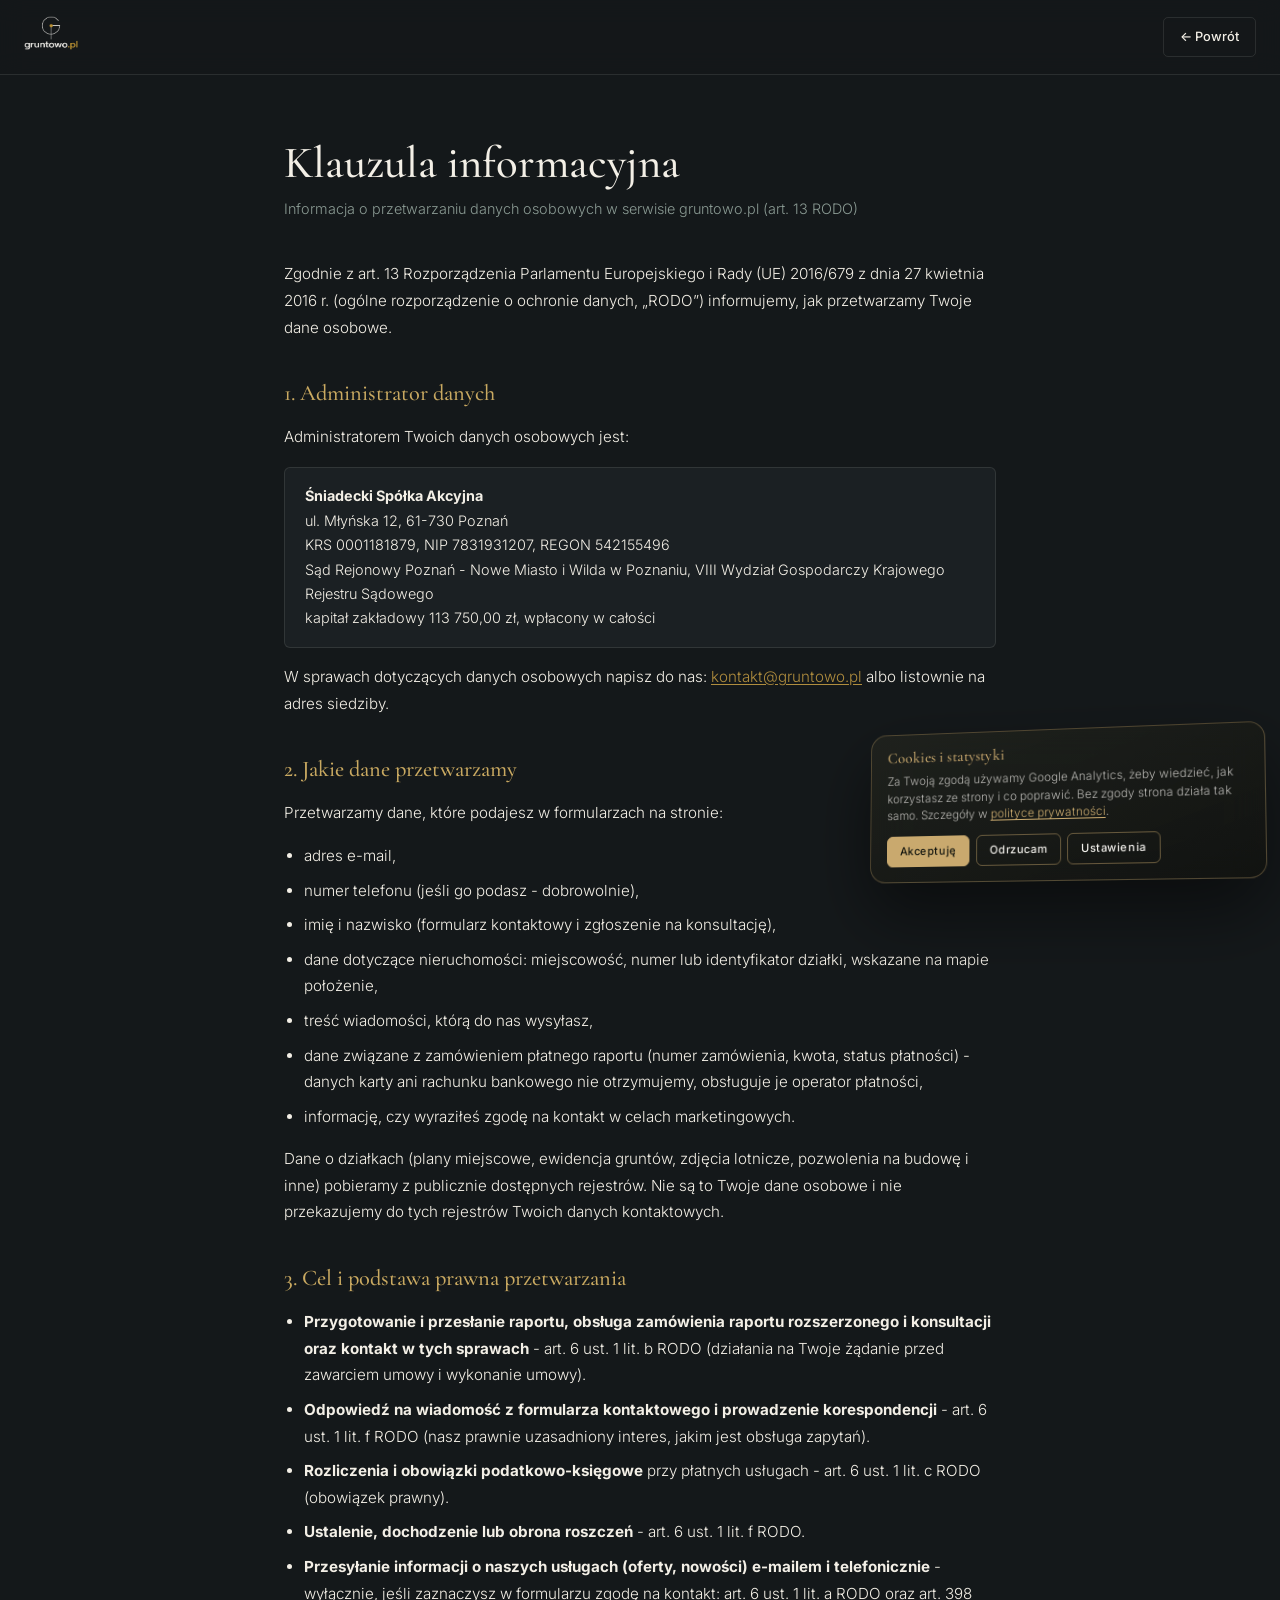
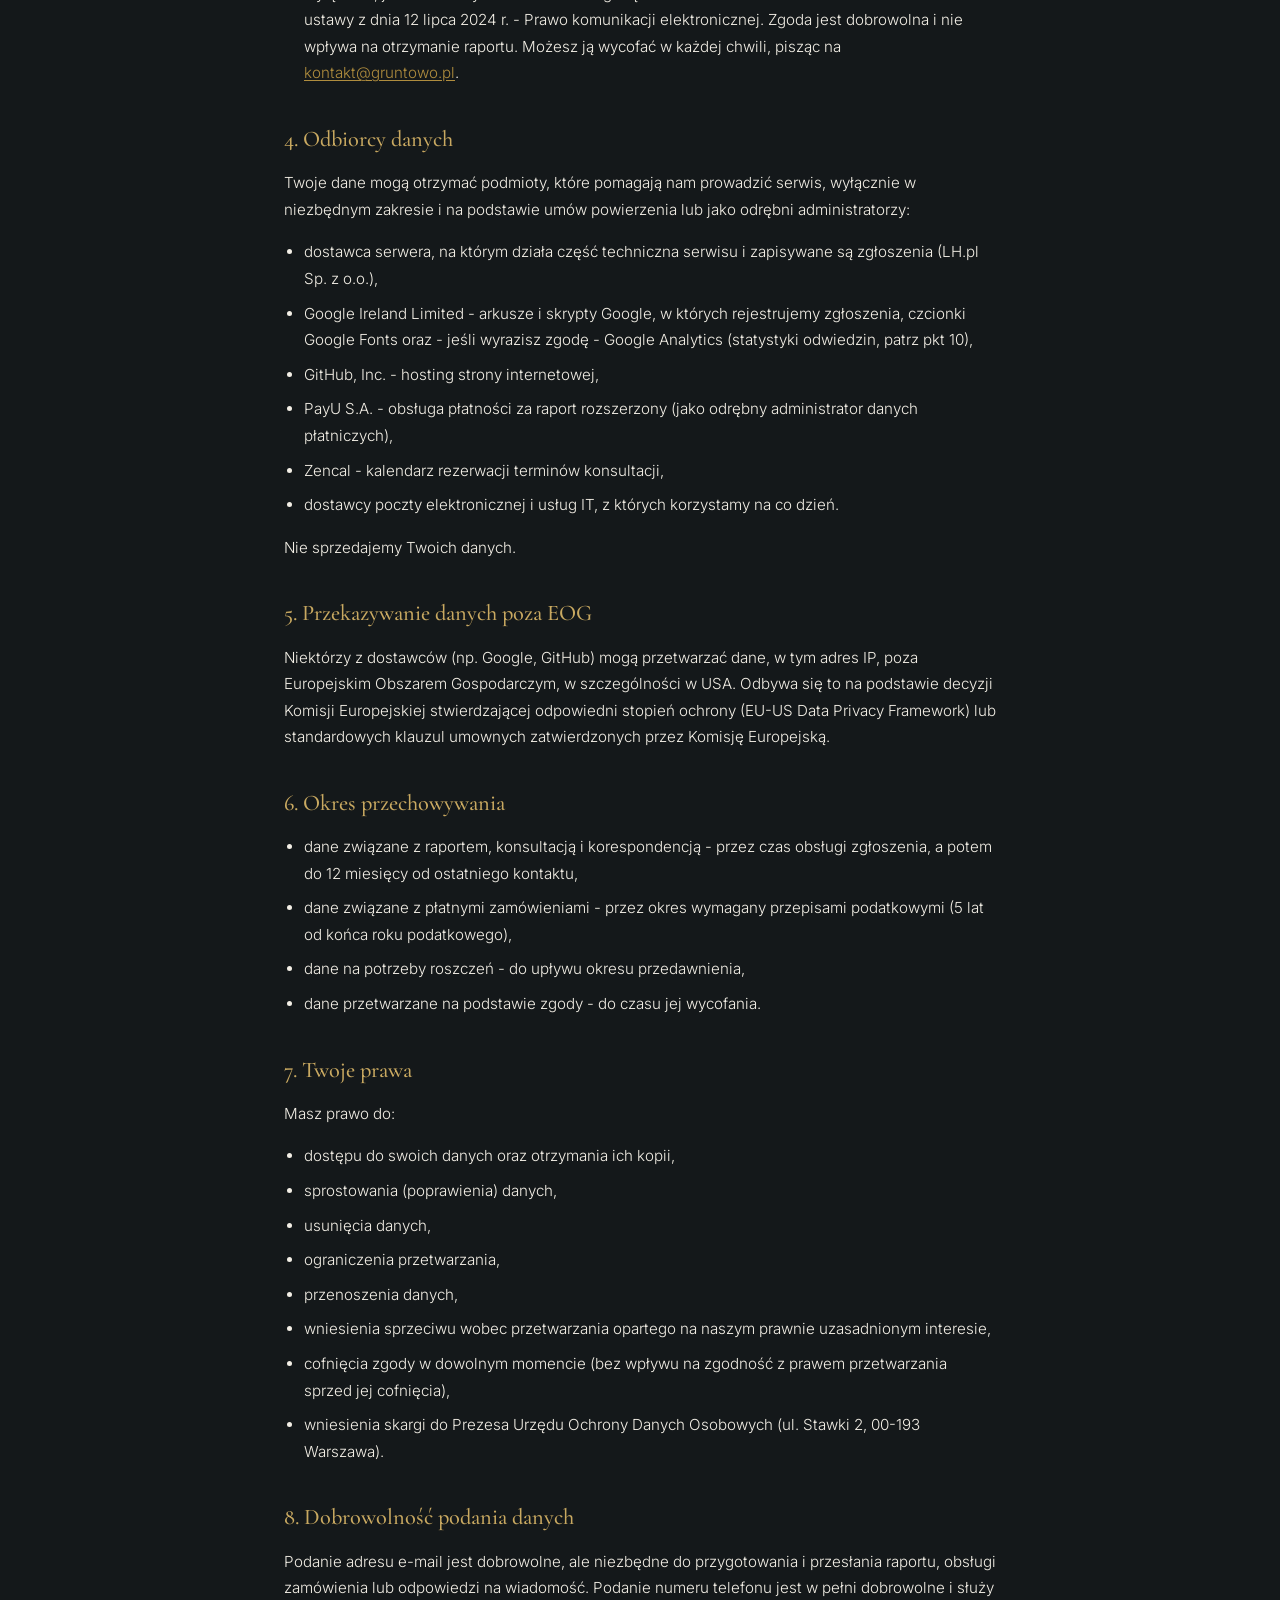
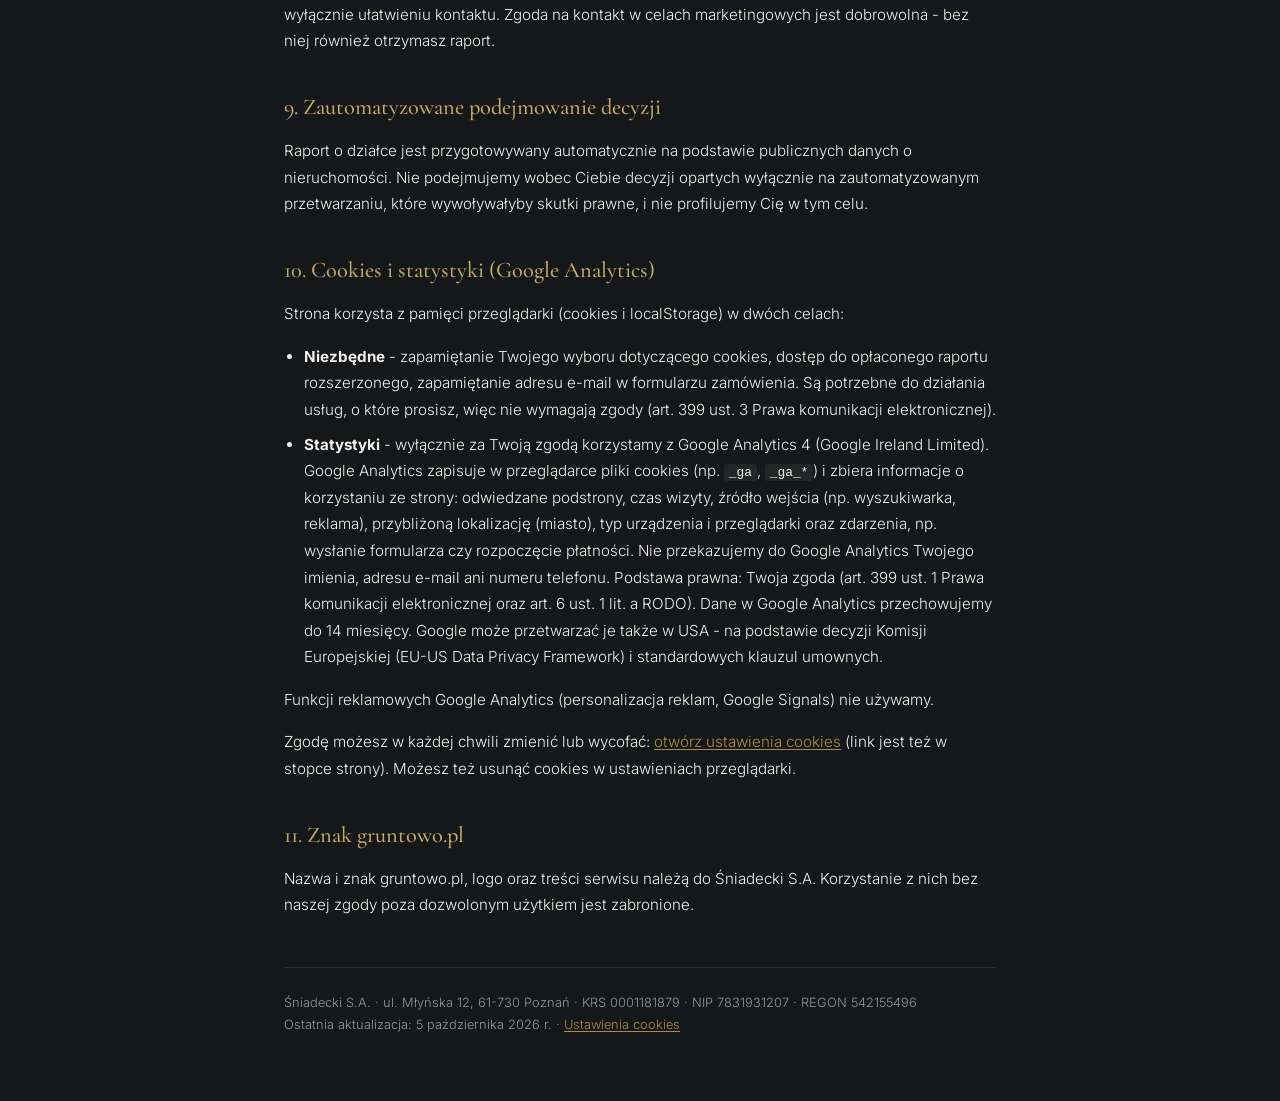
<file: klauzula.html>
<!DOCTYPE html>
<html lang="pl">
<head>
  <meta name="robots" content="noindex, nofollow" />
<meta charset="utf-8" />
<meta name="viewport" content="width=device-width, initial-scale=1.0" />
<title>Klauzula informacyjna - gruntowo.pl</title>
<link rel="preconnect" href="https://fonts.googleapis.com" />
<link rel="preconnect" href="https://fonts.gstatic.com" crossorigin />
<link href="https://fonts.googleapis.com/css2?family=Cormorant+Garamond:wght@400;500&family=Inter:wght@300;400;500&display=swap" rel="stylesheet" />
<style>
:root{--bg:#14181a;--panel:#1b2023;--cream:#f3efe6;--gold:#b08d3e;--goldl:#c9a961;--sage:#8a9a93;--line:rgba(243,239,230,.10);--ff-d:'Cormorant Garamond',Georgia,serif;--ff-b:'Inter',system-ui,sans-serif;}
*{margin:0;padding:0;box-sizing:border-box;}
body{background:var(--bg);color:var(--cream);font-family:var(--ff-b);font-weight:300;line-height:1.75;-webkit-font-smoothing:antialiased;}
a{color:var(--gold);text-decoration:underline;text-underline-offset:2px;}
.wrap{max-width:760px;margin:0 auto;padding:2rem 1.5rem 4rem;}
.top{display:flex;align-items:center;justify-content:space-between;padding:1rem 1.5rem;border-bottom:1px solid var(--line);position:sticky;top:0;background:rgba(20,24,26,.9);backdrop-filter:blur(12px);}
.top img{height:34px;}
.back{font-size:.8rem;font-weight:500;color:var(--cream);text-decoration:none;border:1px solid var(--line);padding:.5rem 1rem;border-radius:5px;transition:.2s;}
.back:hover{border-color:var(--gold);color:var(--gold);}
h1{font-family:var(--ff-d);font-size:clamp(2rem,4vw,2.8rem);font-weight:500;margin:2rem 0 .5rem;line-height:1.1;}
.sub{color:var(--sage);font-size:.9rem;margin-bottom:2.5rem;}
h2{font-family:var(--ff-d);font-size:1.4rem;font-weight:500;color:var(--goldl);margin:2rem 0 .75rem;}
p{margin-bottom:1rem;font-size:.95rem;color:var(--cream);}
ul{margin:0 0 1rem 1.25rem;}
li{margin-bottom:.5rem;font-size:.95rem;}
.firma{background:var(--panel);border:1px solid var(--line);border-radius:6px;padding:1rem 1.25rem;margin-bottom:1rem;font-size:.9rem;line-height:1.7;}
code{font-size:.85em;background:rgba(255,255,255,.06);padding:.05rem .3rem;border-radius:3px;}
footer{margin-top:3rem;padding-top:1.5rem;border-top:1px solid var(--line);font-size:.8rem;color:var(--sage);}
</style>
</head>
<body>
<div class="top">
  <a href="index.html"><img src="gruntowo-logo.png" alt="gruntowo.pl" /></a>
  <a href="index.html" class="back">← Powrót</a>
</div>
<div class="wrap">
  <h1>Klauzula informacyjna</h1>
  <p class="sub">Informacja o przetwarzaniu danych osobowych w serwisie gruntowo.pl (art. 13 RODO)</p>

  <p>Zgodnie z art. 13 Rozporządzenia Parlamentu Europejskiego i Rady (UE) 2016/679 z dnia 27 kwietnia 2016 r. (ogólne rozporządzenie o ochronie danych, „RODO”) informujemy, jak przetwarzamy Twoje dane osobowe.</p>

  <h2>1. Administrator danych</h2>
  <p>Administratorem Twoich danych osobowych jest:</p>
  <div class="firma">
    <strong>Śniadecki Spółka Akcyjna</strong><br />
    ul. Młyńska 12, 61-730 Poznań<br />
    KRS 0001181879, NIP 7831931207, REGON 542155496<br />
    Sąd Rejonowy Poznań - Nowe Miasto i Wilda w Poznaniu, VIII Wydział Gospodarczy Krajowego Rejestru Sądowego<br />
    kapitał zakładowy 113 750,00 zł, wpłacony w całości
  </div>
  <p>W sprawach dotyczących danych osobowych napisz do nas: <a href="mailto:kontakt@gruntowo.pl">kontakt@gruntowo.pl</a> albo listownie na adres siedziby.</p>

  <h2>2. Jakie dane przetwarzamy</h2>
  <p>Przetwarzamy dane, które podajesz w formularzach na stronie:</p>
  <ul>
    <li>adres e-mail,</li>
    <li>numer telefonu (jeśli go podasz - dobrowolnie),</li>
    <li>imię i nazwisko (formularz kontaktowy i zgłoszenie na konsultację),</li>
    <li>dane dotyczące nieruchomości: miejscowość, numer lub identyfikator działki, wskazane na mapie położenie,</li>
    <li>treść wiadomości, którą do nas wysyłasz,</li>
    <li>dane związane z zamówieniem płatnego raportu (numer zamówienia, kwota, status płatności) - danych karty ani rachunku bankowego nie otrzymujemy, obsługuje je operator płatności,</li>
    <li>informację, czy wyraziłeś zgodę na kontakt w celach marketingowych.</li>
  </ul>
  <p>Dane o działkach (plany miejscowe, ewidencja gruntów, zdjęcia lotnicze, pozwolenia na budowę i inne) pobieramy z publicznie dostępnych rejestrów. Nie są to Twoje dane osobowe i nie przekazujemy do tych rejestrów Twoich danych kontaktowych.</p>

  <h2>3. Cel i podstawa prawna przetwarzania</h2>
  <ul>
    <li><strong>Przygotowanie i przesłanie raportu, obsługa zamówienia raportu rozszerzonego i konsultacji oraz kontakt w tych sprawach</strong> - art. 6 ust. 1 lit. b RODO (działania na Twoje żądanie przed zawarciem umowy i wykonanie umowy).</li>
    <li><strong>Odpowiedź na wiadomość z formularza kontaktowego i prowadzenie korespondencji</strong> - art. 6 ust. 1 lit. f RODO (nasz prawnie uzasadniony interes, jakim jest obsługa zapytań).</li>
    <li><strong>Rozliczenia i obowiązki podatkowo-księgowe</strong> przy płatnych usługach - art. 6 ust. 1 lit. c RODO (obowiązek prawny).</li>
    <li><strong>Ustalenie, dochodzenie lub obrona roszczeń</strong> - art. 6 ust. 1 lit. f RODO.</li>
    <li><strong>Przesyłanie informacji o naszych usługach (oferty, nowości) e-mailem i telefonicznie</strong> - wyłącznie, jeśli zaznaczysz w formularzu zgodę na kontakt: art. 6 ust. 1 lit. a RODO oraz art. 398 ustawy z dnia 12 lipca 2024 r. - Prawo komunikacji elektronicznej. Zgoda jest dobrowolna i nie wpływa na otrzymanie raportu. Możesz ją wycofać w każdej chwili, pisząc na <a href="mailto:kontakt@gruntowo.pl">kontakt@gruntowo.pl</a>.</li>
  </ul>

  <h2>4. Odbiorcy danych</h2>
  <p>Twoje dane mogą otrzymać podmioty, które pomagają nam prowadzić serwis, wyłącznie w niezbędnym zakresie i na podstawie umów powierzenia lub jako odrębni administratorzy:</p>
  <ul>
    <li>dostawca serwera, na którym działa część techniczna serwisu i zapisywane są zgłoszenia (LH.pl Sp. z o.o.),</li>
    <li>Google Ireland Limited - arkusze i skrypty Google, w których rejestrujemy zgłoszenia, czcionki Google Fonts oraz - jeśli wyrazisz zgodę - Google Analytics (statystyki odwiedzin, patrz pkt 10),</li>
    <li>GitHub, Inc. - hosting strony internetowej,</li>
    <li>PayU S.A. - obsługa płatności za raport rozszerzony (jako odrębny administrator danych płatniczych),</li>
    <li>Zencal - kalendarz rezerwacji terminów konsultacji,</li>
    <li>dostawcy poczty elektronicznej i usług IT, z których korzystamy na co dzień.</li>
  </ul>
  <p>Nie sprzedajemy Twoich danych.</p>

  <h2>5. Przekazywanie danych poza EOG</h2>
  <p>Niektórzy z dostawców (np. Google, GitHub) mogą przetwarzać dane, w tym adres IP, poza Europejskim Obszarem Gospodarczym, w szczególności w USA. Odbywa się to na podstawie decyzji Komisji Europejskiej stwierdzającej odpowiedni stopień ochrony (EU-US Data Privacy Framework) lub standardowych klauzul umownych zatwierdzonych przez Komisję Europejską.</p>

  <h2>6. Okres przechowywania</h2>
  <ul>
    <li>dane związane z raportem, konsultacją i korespondencją - przez czas obsługi zgłoszenia, a potem do 12 miesięcy od ostatniego kontaktu,</li>
    <li>dane związane z płatnymi zamówieniami - przez okres wymagany przepisami podatkowymi (5 lat od końca roku podatkowego),</li>
    <li>dane na potrzeby roszczeń - do upływu okresu przedawnienia,</li>
    <li>dane przetwarzane na podstawie zgody - do czasu jej wycofania.</li>
  </ul>

  <h2>7. Twoje prawa</h2>
  <p>Masz prawo do:</p>
  <ul>
    <li>dostępu do swoich danych oraz otrzymania ich kopii,</li>
    <li>sprostowania (poprawienia) danych,</li>
    <li>usunięcia danych,</li>
    <li>ograniczenia przetwarzania,</li>
    <li>przenoszenia danych,</li>
    <li>wniesienia sprzeciwu wobec przetwarzania opartego na naszym prawnie uzasadnionym interesie,</li>
    <li>cofnięcia zgody w dowolnym momencie (bez wpływu na zgodność z prawem przetwarzania sprzed jej cofnięcia),</li>
    <li>wniesienia skargi do Prezesa Urzędu Ochrony Danych Osobowych (ul. Stawki 2, 00-193 Warszawa).</li>
  </ul>

  <h2>8. Dobrowolność podania danych</h2>
  <p>Podanie adresu e-mail jest dobrowolne, ale niezbędne do przygotowania i przesłania raportu, obsługi zamówienia lub odpowiedzi na wiadomość. Podanie numeru telefonu jest w pełni dobrowolne i służy wyłącznie ułatwieniu kontaktu. Zgoda na kontakt w celach marketingowych jest dobrowolna - bez niej również otrzymasz raport.</p>

  <h2>9. Zautomatyzowane podejmowanie decyzji</h2>
  <p>Raport o działce jest przygotowywany automatycznie na podstawie publicznych danych o nieruchomości. Nie podejmujemy wobec Ciebie decyzji opartych wyłącznie na zautomatyzowanym przetwarzaniu, które wywoływałyby skutki prawne, i nie profilujemy Cię w tym celu.</p>

  <h2 id="cookies">10. Cookies i statystyki (Google Analytics)</h2>
  <p>Strona korzysta z pamięci przeglądarki (cookies i localStorage) w dwóch celach:</p>
  <ul>
    <li><strong>Niezbędne</strong> - zapamiętanie Twojego wyboru dotyczącego cookies, dostęp do opłaconego raportu rozszerzonego, zapamiętanie adresu e-mail w formularzu zamówienia. Są potrzebne do działania usług, o które prosisz, więc nie wymagają zgody (art. 399 ust. 3 Prawa komunikacji elektronicznej).</li>
    <li><strong>Statystyki</strong> - wyłącznie za Twoją zgodą korzystamy z Google Analytics 4 (Google Ireland Limited). Google Analytics zapisuje w przeglądarce pliki cookies (np. <code>_ga</code>, <code>_ga_*</code>) i zbiera informacje o korzystaniu ze strony: odwiedzane podstrony, czas wizyty, źródło wejścia (np. wyszukiwarka, reklama), przybliżoną lokalizację (miasto), typ urządzenia i przeglądarki oraz zdarzenia, np. wysłanie formularza czy rozpoczęcie płatności. Nie przekazujemy do Google Analytics Twojego imienia, adresu e-mail ani numeru telefonu. Podstawa prawna: Twoja zgoda (art. 399 ust. 1 Prawa komunikacji elektronicznej oraz art. 6 ust. 1 lit. a RODO). Dane w Google Analytics przechowujemy do 14 miesięcy. Google może przetwarzać je także w USA - na podstawie decyzji Komisji Europejskiej (EU-US Data Privacy Framework) i standardowych klauzul umownych.</li>
  </ul>
  <p>Funkcji reklamowych Google Analytics (personalizacja reklam, Google Signals) nie używamy.</p>
  <p>Zgodę możesz w każdej chwili zmienić lub wycofać: <a href="#" data-ustawienia-cookies>otwórz ustawienia cookies</a> (link jest też w stopce strony). Możesz też usunąć cookies w ustawieniach przeglądarki.</p>

  <h2>11. Znak gruntowo.pl</h2>
  <p>Nazwa i znak gruntowo.pl, logo oraz treści serwisu należą do Śniadecki S.A. Korzystanie z nich bez naszej zgody poza dozwolonym użytkiem jest zabronione.</p>

  <footer>
    Śniadecki S.A. · ul. Młyńska 12, 61-730 Poznań · KRS 0001181879 · NIP 7831931207 · REGON 542155496<br />
    Ostatnia aktualizacja: 5 października 2026 r. · <a href="#" data-ustawienia-cookies>Ustawienia cookies</a>
  </footer>
</div>
<script src="zgody.js?v=2"></script>
</body>
</html>
</file>
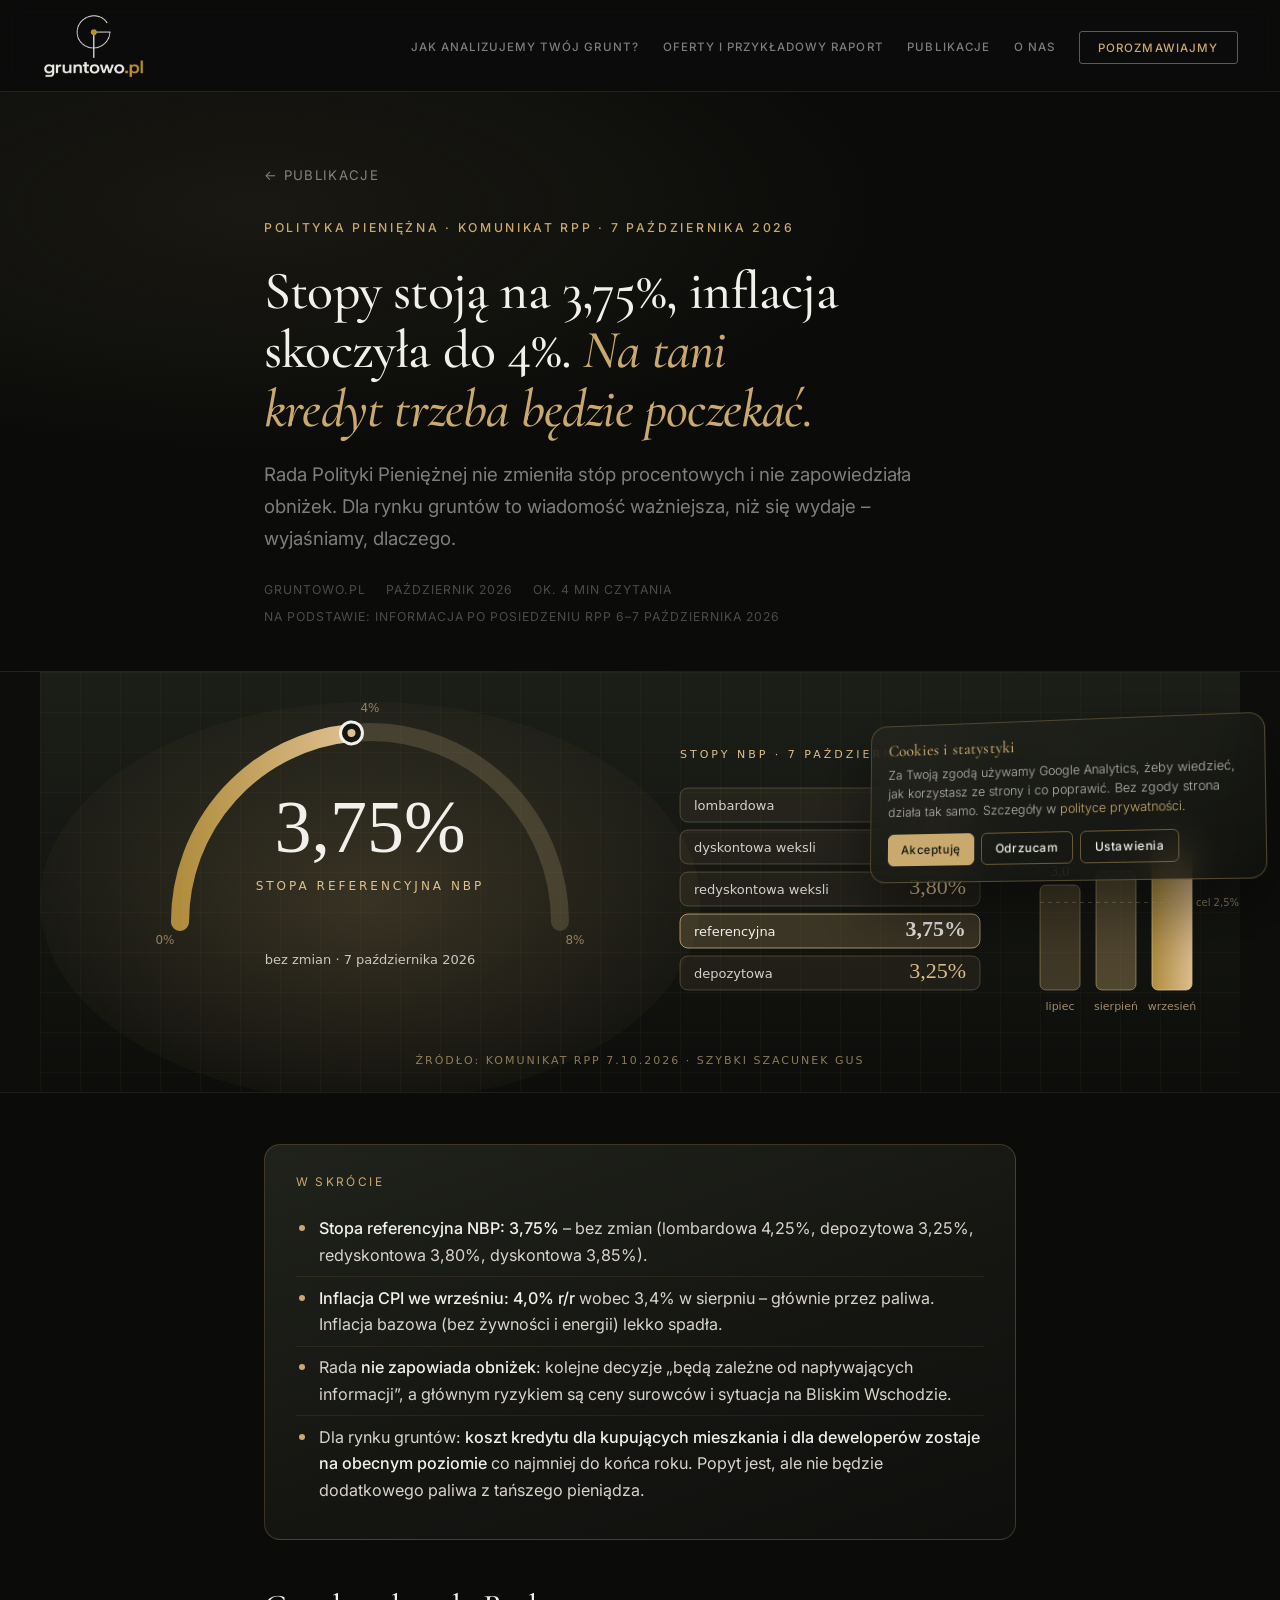
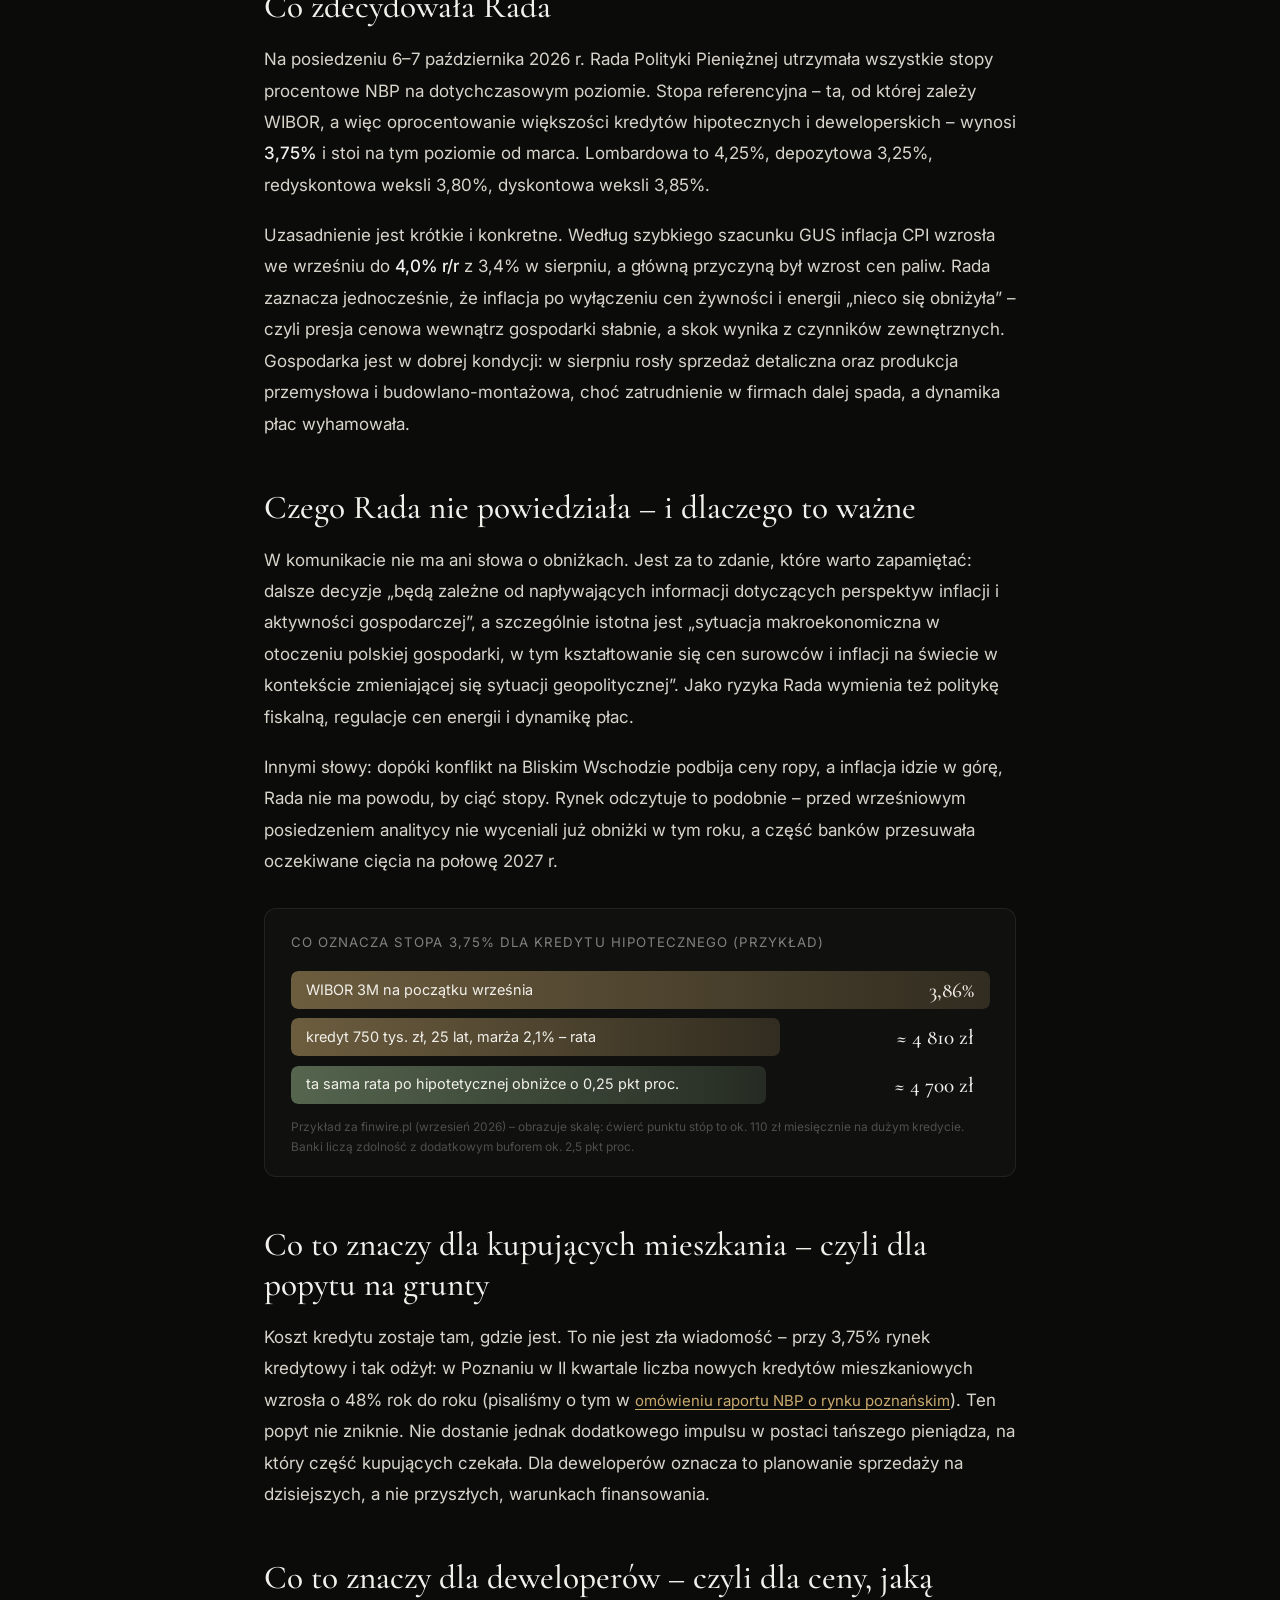
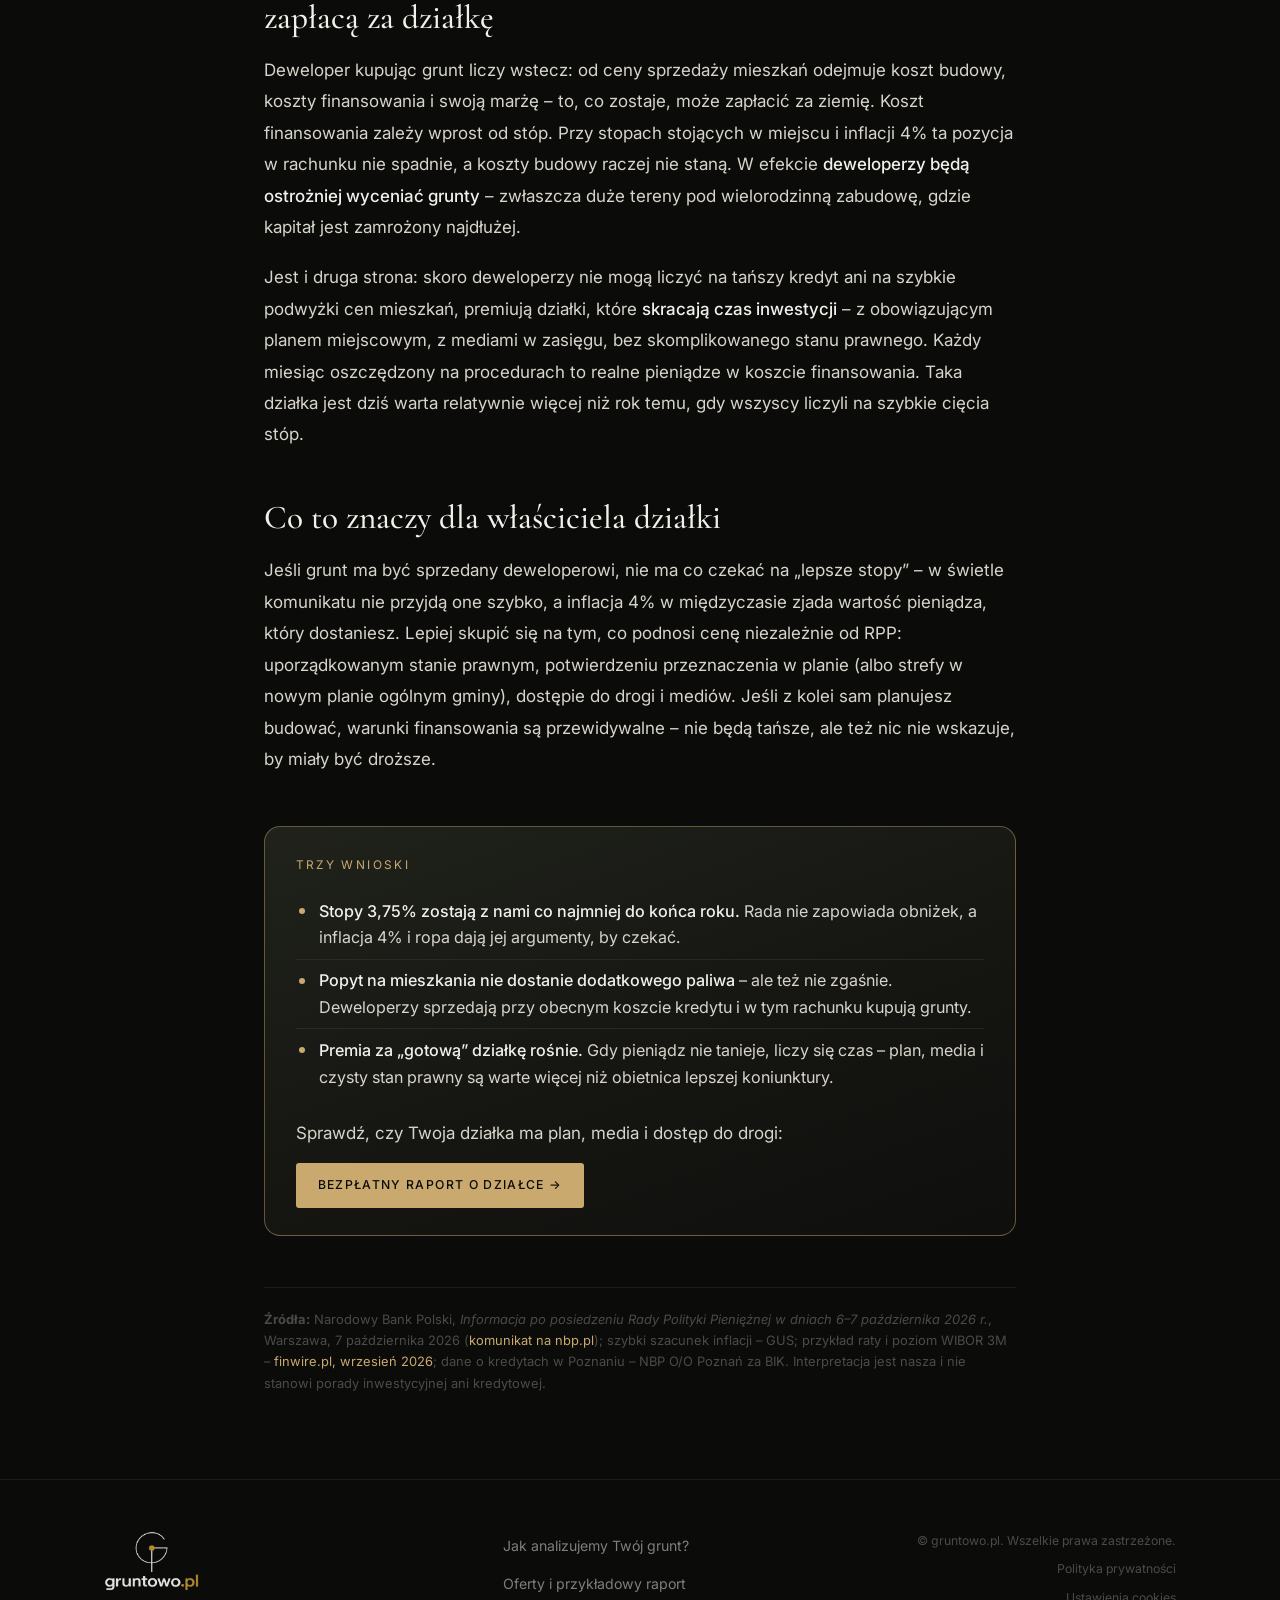
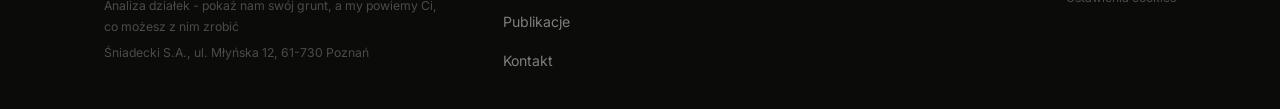
<file: publikacja-rpp-pazdziernik-2026.html>
<!DOCTYPE html>
<html lang="pl">
<head>
  <meta charset="UTF-8" />
    <meta name="robots" content="noindex, nofollow" />
  <meta name="viewport" content="width=device-width, initial-scale=1.0" />
  <title>RPP: stopy bez zmian, inflacja 4%. Co to oznacza dla rynku gruntów? | gruntowo.pl</title>
  <meta name="description" content="Rada Polityki Pieniężnej 7 października 2026 utrzymała stopę referencyjną 3,75%, a inflacja wzrosła do 4,0%. Co to oznacza dla kredytów, deweloperów i cen gruntów – omówienie gruntowo.pl." />
  <meta property="og:type" content="article" />
  <meta property="og:site_name" content="gruntowo.pl" />
  <meta property="og:title" content="RPP: stopy bez zmian, inflacja 4%. Co to oznacza dla rynku gruntów?" />
  <meta property="og:description" content="Stopa referencyjna 3,75% siódmy miesiąc z rzędu, inflacja 4,0% we wrześniu. Czy tani kredyt wróci – i co z tego wynika dla ceny działki." />
  <meta property="og:image" content="https://gruntowo.pl/og-gruntowo.jpg?v=1" />
  <meta property="og:locale" content="pl_PL" />
  <link rel="preconnect" href="https://fonts.googleapis.com" />
  <link rel="preconnect" href="https://fonts.gstatic.com" crossorigin />
  <link href="https://fonts.googleapis.com/css2?family=Cormorant+Garamond:ital,wght@0,300;0,400;0,500;0,600;1,300;1,400;1,500&family=Inter:wght@300;400;500&display=swap" rel="stylesheet" />
  <link rel="stylesheet" href="style.css?v=27" />
  <link rel="stylesheet" href="hero-raport.css?v=8" />
  <link rel="stylesheet" href="publikacje.css?v=2" />
</head>
<body class="strona-publikacja">

  <nav class="nav scrolled" id="nav">
    <a href="index.html" class="nav-logo"><img src="gruntowo-logo.png" alt="gruntowo.pl" class="nav-logo-img" /></a>
    <ul class="nav-links">
      <li><a href="index.html#sourcing">Jak analizujemy Twój grunt?</a></li>
      <li><a href="index.html#oferty">Oferty i przykładowy raport</a></li>
      <li><a href="index.html#publikacje">Publikacje</a></li>
      <li><a href="index.html#ekosystem">O nas</a></li>
      <li><a href="index.html#kontakt" class="nav-cta">Porozmawiajmy</a></li>
    </ul>
    <button class="nav-burger" id="burger" aria-label="Menu"><span></span><span></span><span></span></button>
  </nav>
  <div class="mobile-menu" id="mobile-menu">
    <ul>
      <li><a href="index.html#sourcing" class="mm-link">Jak analizujemy Twój grunt?</a></li>
      <li><a href="index.html#oferty" class="mm-link">Oferty i przykładowy raport</a></li>
      <li><a href="index.html#publikacje" class="mm-link">Publikacje</a></li>
      <li><a href="index.html#ekosystem" class="mm-link">O nas</a></li>
      <li><a href="index.html#kontakt" class="mm-link">Kontakt</a></li>
    </ul>
  </div>

  <article class="pub">
    <header class="pub-naglowek">
      <div class="container pub-wasko">
        <a class="pub-wstecz" href="index.html#publikacje">← Publikacje</a><br />
        <span class="tag">Polityka pieniężna · komunikat RPP · 7 października 2026</span>
        <h1 class="pub-h1">Stopy stoją na 3,75%, inflacja skoczyła do 4%. <em>Na tani kredyt trzeba będzie poczekać.</em></h1>
        <p class="pub-lead">Rada Polityki Pieniężnej nie zmieniła stóp procentowych i nie zapowiedziała obniżek. Dla rynku gruntów to wiadomość ważniejsza, niż się wydaje – wyjaśniamy, dlaczego.</p>
        <div class="pub-meta"><span>gruntowo.pl</span><span>październik 2026</span><span>ok. 4 min czytania</span><span>Na podstawie: Informacja po posiedzeniu RPP 6–7 października 2026</span></div>
      </div>
    </header>
    <figure class="pub-hero-grafika"><img src="grafika-stopy.svg" alt="Stopa referencyjna NBP 3,75 procent bez zmian; pozostałe stopy NBP; inflacja CPI rosnąca z 3,0 do 4,0 procent między lipcem a wrześniem 2026" /></figure>

    <div class="container pub-wasko pub-tresc">
      <div class="pub-skrot">
        <div class="pub-skrot-t">W skrócie</div>
        <ul>
          <li><strong>Stopa referencyjna NBP: 3,75%</strong> – bez zmian (lombardowa 4,25%, depozytowa 3,25%, redyskontowa 3,80%, dyskontowa 3,85%).</li>
          <li><strong>Inflacja CPI we wrześniu: 4,0% r/r</strong> wobec 3,4% w sierpniu – głównie przez paliwa. Inflacja bazowa (bez żywności i energii) lekko spadła.</li>
          <li>Rada <strong>nie zapowiada obniżek</strong>: kolejne decyzje „będą zależne od napływających informacji”, a głównym ryzykiem są ceny surowców i sytuacja na Bliskim Wschodzie.</li>
          <li>Dla rynku gruntów: <strong>koszt kredytu dla kupujących mieszkania i dla deweloperów zostaje na obecnym poziomie</strong> co najmniej do końca roku. Popyt jest, ale nie będzie dodatkowego paliwa z tańszego pieniądza.</li>
        </ul>
      </div>

      <h2>Co zdecydowała Rada</h2>
      <p>Na posiedzeniu 6–7 października 2026 r. Rada Polityki Pieniężnej utrzymała wszystkie stopy procentowe NBP na dotychczasowym poziomie. Stopa referencyjna – ta, od której zależy WIBOR, a więc oprocentowanie większości kredytów hipotecznych i deweloperskich – wynosi <strong>3,75%</strong> i stoi na tym poziomie od marca. Lombardowa to 4,25%, depozytowa 3,25%, redyskontowa weksli 3,80%, dyskontowa weksli 3,85%.</p>
      <p>Uzasadnienie jest krótkie i konkretne. Według szybkiego szacunku GUS inflacja CPI wzrosła we wrześniu do <strong>4,0% r/r</strong> z 3,4% w sierpniu, a główną przyczyną był wzrost cen paliw. Rada zaznacza jednocześnie, że inflacja po wyłączeniu cen żywności i energii „nieco się obniżyła” – czyli presja cenowa wewnątrz gospodarki słabnie, a skok wynika z czynników zewnętrznych. Gospodarka jest w dobrej kondycji: w sierpniu rosły sprzedaż detaliczna oraz produkcja przemysłowa i budowlano-montażowa, choć zatrudnienie w firmach dalej spada, a dynamika płac wyhamowała.</p>

      <h2>Czego Rada nie powiedziała – i dlaczego to ważne</h2>
      <p>W komunikacie nie ma ani słowa o obniżkach. Jest za to zdanie, które warto zapamiętać: dalsze decyzje „będą zależne od napływających informacji dotyczących perspektyw inflacji i aktywności gospodarczej”, a szczególnie istotna jest „sytuacja makroekonomiczna w otoczeniu polskiej gospodarki, w tym kształtowanie się cen surowców i inflacji na świecie w kontekście zmieniającej się sytuacji geopolitycznej”. Jako ryzyka Rada wymienia też politykę fiskalną, regulacje cen energii i dynamikę płac.</p>
      <p>Innymi słowy: dopóki konflikt na Bliskim Wschodzie podbija ceny ropy, a inflacja idzie w górę, Rada nie ma powodu, by ciąć stopy. Rynek odczytuje to podobnie – przed wrześniowym posiedzeniem analitycy nie wyceniali już obniżki w tym roku, a część banków przesuwała oczekiwane cięcia na połowę 2027 r.</p>

      <figure class="pub-wykres">
        <figcaption>Co oznacza stopa 3,75% dla kredytu hipotecznego (przykład)</figcaption>
        <div class="pub-slupki">
          <div class="pub-slupek" style="--w:100%"><span>WIBOR 3M na początku września</span><b>3,86%</b></div>
          <div class="pub-slupek" style="--w:70%"><span>kredyt 750 tys. zł, 25 lat, marża 2,1% – rata</span><b>≈ 4 810 zł</b></div>
          <div class="pub-slupek pow" style="--w:68%"><span>ta sama rata po hipotetycznej obniżce o 0,25 pkt proc.</span><b>≈ 4 700 zł</b></div>
        </div>
        <small>Przykład za finwire.pl (wrzesień 2026) – obrazuje skalę: ćwierć punktu stóp to ok. 110 zł miesięcznie na dużym kredycie. Banki liczą zdolność z dodatkowym buforem ok. 2,5 pkt proc.</small>
      </figure>

      <h2>Co to znaczy dla kupujących mieszkania – czyli dla popytu na grunty</h2>
      <p>Koszt kredytu zostaje tam, gdzie jest. To nie jest zła wiadomość – przy 3,75% rynek kredytowy i tak odżył: w Poznaniu w II kwartale liczba nowych kredytów mieszkaniowych wzrosła o 48% rok do roku (pisaliśmy o tym w <a class="pub-link" href="publikacja-rynek-poznan-2026-2.html">omówieniu raportu NBP o rynku poznańskim</a>). Ten popyt nie zniknie. Nie dostanie jednak dodatkowego impulsu w postaci tańszego pieniądza, na który część kupujących czekała. Dla deweloperów oznacza to planowanie sprzedaży na dzisiejszych, a nie przyszłych, warunkach finansowania.</p>

      <h2>Co to znaczy dla deweloperów – czyli dla ceny, jaką zapłacą za działkę</h2>
      <p>Deweloper kupując grunt liczy wstecz: od ceny sprzedaży mieszkań odejmuje koszt budowy, koszty finansowania i swoją marżę – to, co zostaje, może zapłacić za ziemię. Koszt finansowania zależy wprost od stóp. Przy stopach stojących w miejscu i inflacji 4% ta pozycja w rachunku nie spadnie, a koszty budowy raczej nie staną. W efekcie <strong>deweloperzy będą ostrożniej wyceniać grunty</strong> – zwłaszcza duże tereny pod wielorodzinną zabudowę, gdzie kapitał jest zamrożony najdłużej.</p>
      <p>Jest i druga strona: skoro deweloperzy nie mogą liczyć na tańszy kredyt ani na szybkie podwyżki cen mieszkań, premiują działki, które <strong>skracają czas inwestycji</strong> – z obowiązującym planem miejscowym, z mediami w zasięgu, bez skomplikowanego stanu prawnego. Każdy miesiąc oszczędzony na procedurach to realne pieniądze w koszcie finansowania. Taka działka jest dziś warta relatywnie więcej niż rok temu, gdy wszyscy liczyli na szybkie cięcia stóp.</p>

      <h2>Co to znaczy dla właściciela działki</h2>
      <p>Jeśli grunt ma być sprzedany deweloperowi, nie ma co czekać na „lepsze stopy” – w świetle komunikatu nie przyjdą one szybko, a inflacja 4% w międzyczasie zjada wartość pieniądza, który dostaniesz. Lepiej skupić się na tym, co podnosi cenę niezależnie od RPP: uporządkowanym stanie prawnym, potwierdzeniu przeznaczenia w planie (albo strefy w nowym planie ogólnym gminy), dostępie do drogi i mediów. Jeśli z kolei sam planujesz budować, warunki finansowania są przewidywalne – nie będą tańsze, ale też nic nie wskazuje, by miały być droższe.</p>

      <div class="pub-wniosek">
        <div class="pub-skrot-t">Trzy wnioski</div>
        <ul>
          <li><strong>Stopy 3,75% zostają z nami co najmniej do końca roku.</strong> Rada nie zapowiada obniżek, a inflacja 4% i ropa dają jej argumenty, by czekać.</li>
          <li><strong>Popyt na mieszkania nie dostanie dodatkowego paliwa</strong> – ale też nie zgaśnie. Deweloperzy sprzedają przy obecnym koszcie kredytu i w tym rachunku kupują grunty.</li>
          <li><strong>Premia za „gotową” działkę rośnie.</strong> Gdy pieniądz nie tanieje, liczy się czas – plan, media i czysty stan prawny są warte więcej niż obietnica lepszej koniunktury.</li>
        </ul>
        <p class="pub-cta">Sprawdź, czy Twoja działka ma plan, media i dostęp do drogi: <a href="index.html#szukaj" class="btn-gold btn-sm">Bezpłatny raport o działce →</a></p>
      </div>

      <div class="pub-zrodlo">
        <strong>Źródła:</strong> Narodowy Bank Polski, <em>Informacja po posiedzeniu Rady Polityki Pieniężnej w dniach 6–7 października 2026 r.</em>, Warszawa, 7 października 2026 (<a href="https://nbp.pl/wp-content/uploads/2026/10/Komunikat-RPP-2026.10-pazdziernik.pdf" target="_blank" rel="noopener">komunikat na nbp.pl</a>); szybki szacunek inflacji – GUS; przykład raty i poziom WIBOR 3M – <a href="https://finwire.pl/artykuly/stopy-procentowe-rpp-wrzesien-2026-375-inflacja-34-koniec-obnizki" target="_blank" rel="noopener">finwire.pl, wrzesień 2026</a>; dane o kredytach w Poznaniu – NBP O/O Poznań za BIK. Interpretacja jest nasza i nie stanowi porady inwestycyjnej ani kredytowej.
      </div>
    </div>
  </article>

  <footer class="footer">
    <div class="container footer-inner">
      <div>
        <a href="index.html" class="nav-logo"><img src="gruntowo-logo.png" alt="gruntowo.pl" class="ft-logo-img" /></a>
        <p class="ft-sub">Analiza działek - pokaż nam swój grunt, a my powiemy Ci, co możesz z nim zrobić</p>
        <p class="ft-sub">Śniadecki S.A., ul. Młyńska 12, 61-730 Poznań</p>
      </div>
      <nav><ul class="ft-nav"><li><a href="index.html#sourcing">Jak analizujemy Twój grunt?</a></li><li><a href="index.html#oferty">Oferty i przykładowy raport</a></li><li><a href="index.html#publikacje">Publikacje</a></li><li><a href="index.html#kontakt">Kontakt</a></li></ul></nav>
      <div class="ft-legal"><p>© gruntowo.pl. Wszelkie prawa zastrzeżone.</p><a href="klauzula.html">Polityka prywatności</a><a href="#" data-ustawienia-cookies>Ustawienia cookies</a></div>
    </div>
  </footer>

  <script src="zgody.js?v=5"></script>
  <script>
    (function () { var b = document.getElementById('burger'), m = document.getElementById('mobile-menu'); if (!b || !m) return; b.addEventListener('click', function () { m.classList.toggle('open'); }); m.querySelectorAll('a').forEach(function (a) { a.addEventListener('click', function () { m.classList.remove('open'); }); }); })();
  </script>
</body>
</html>
</file>
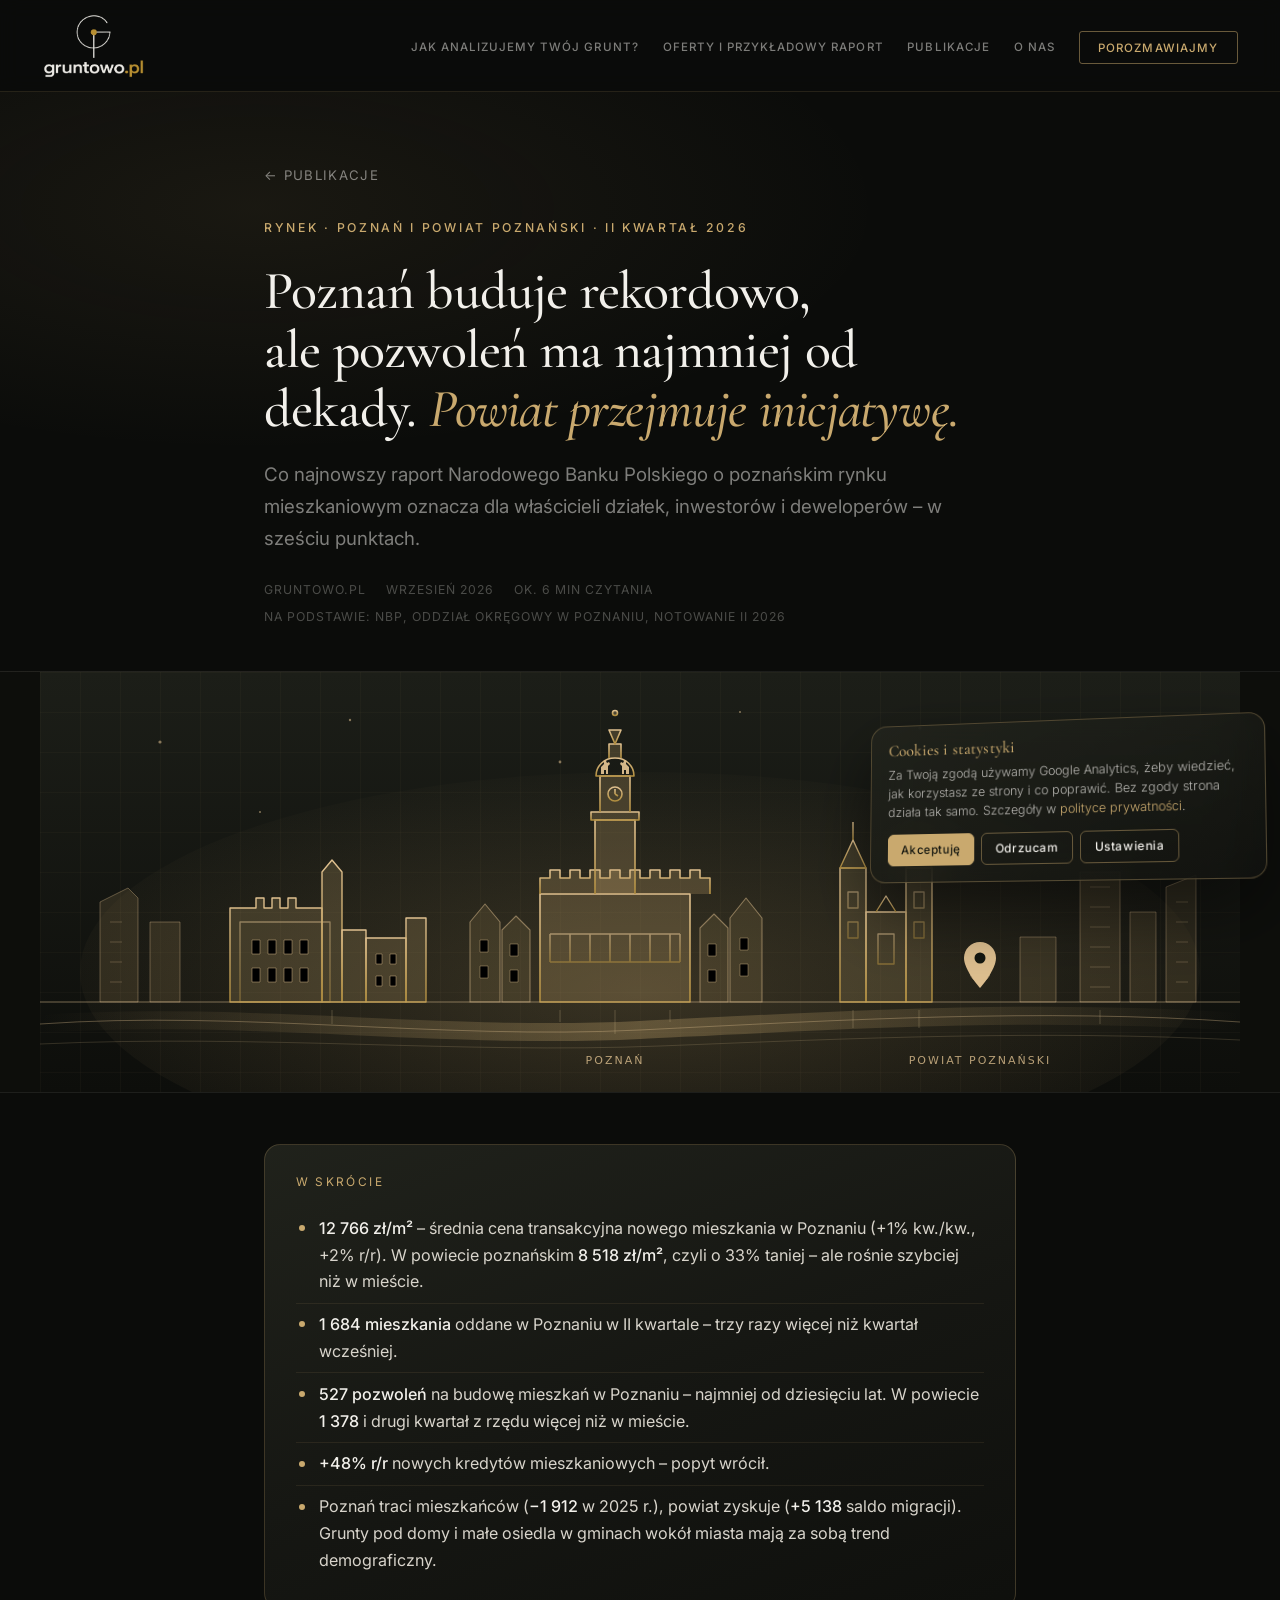
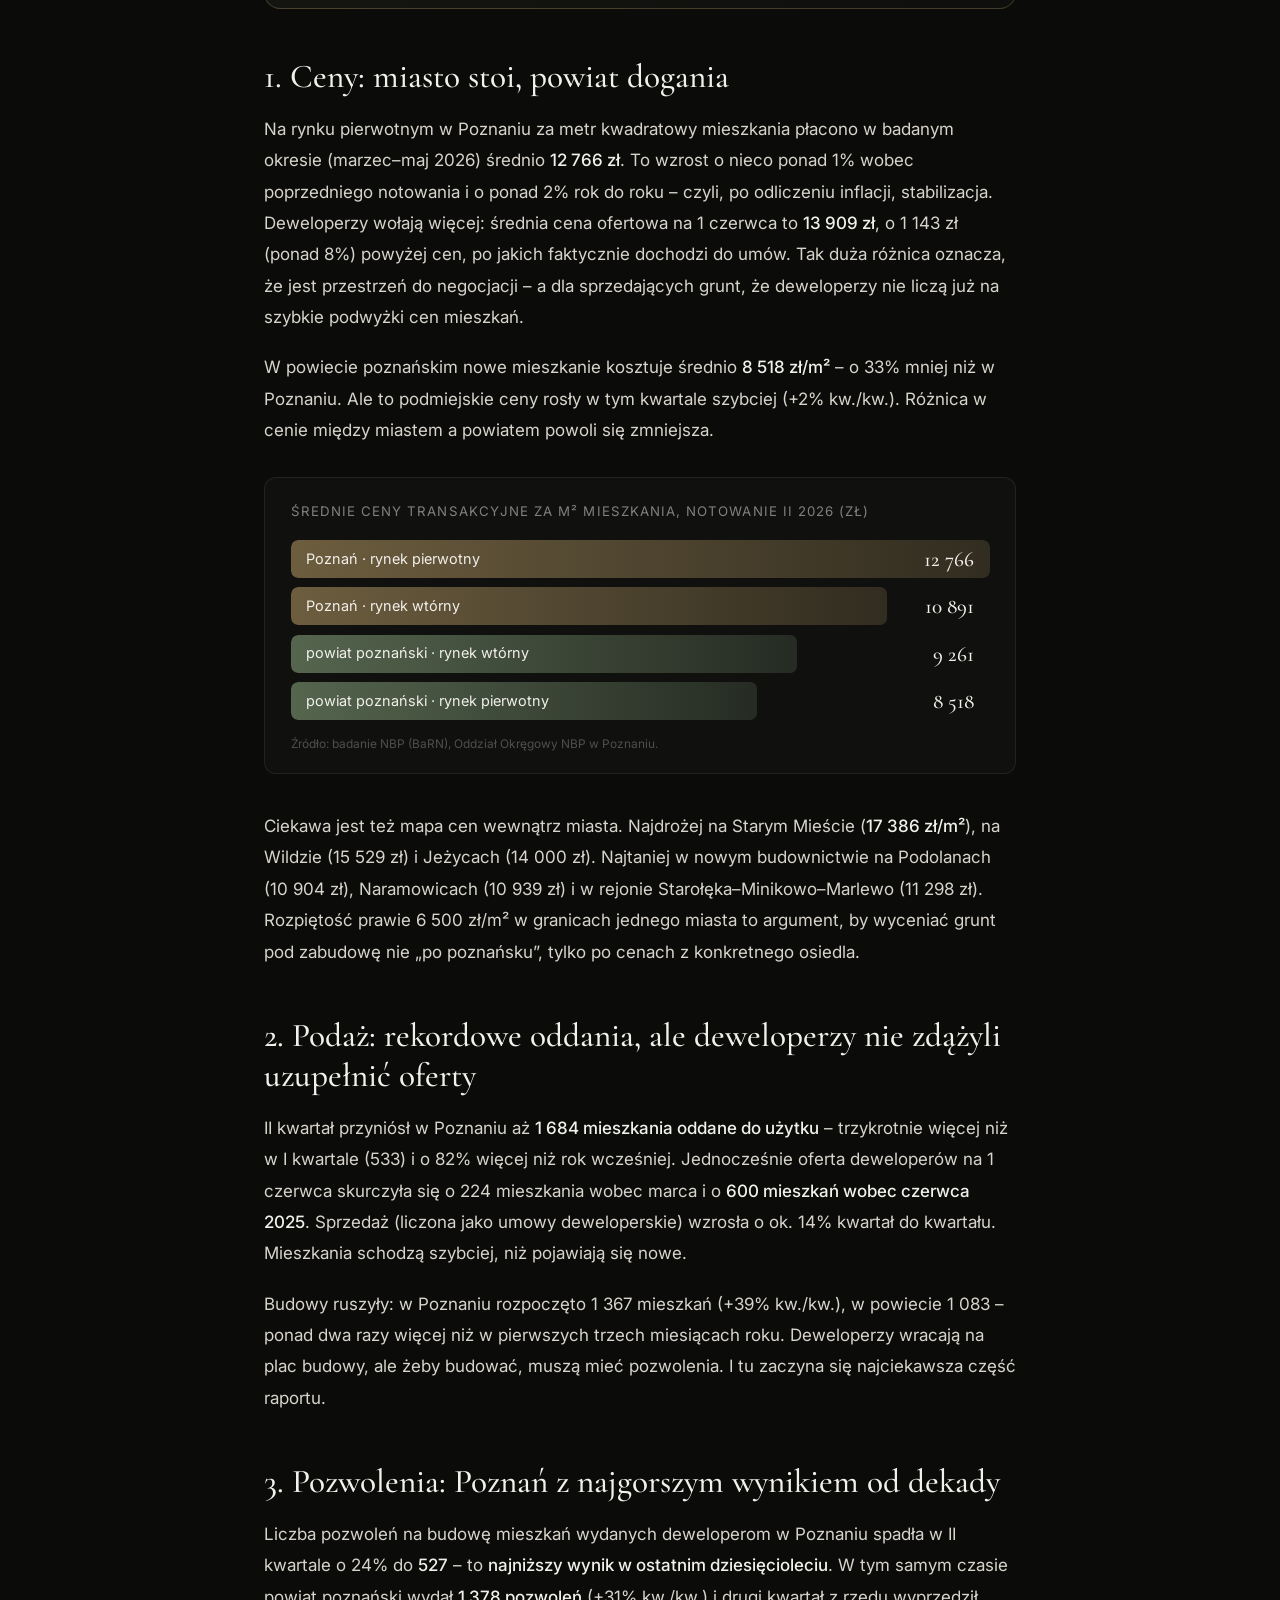
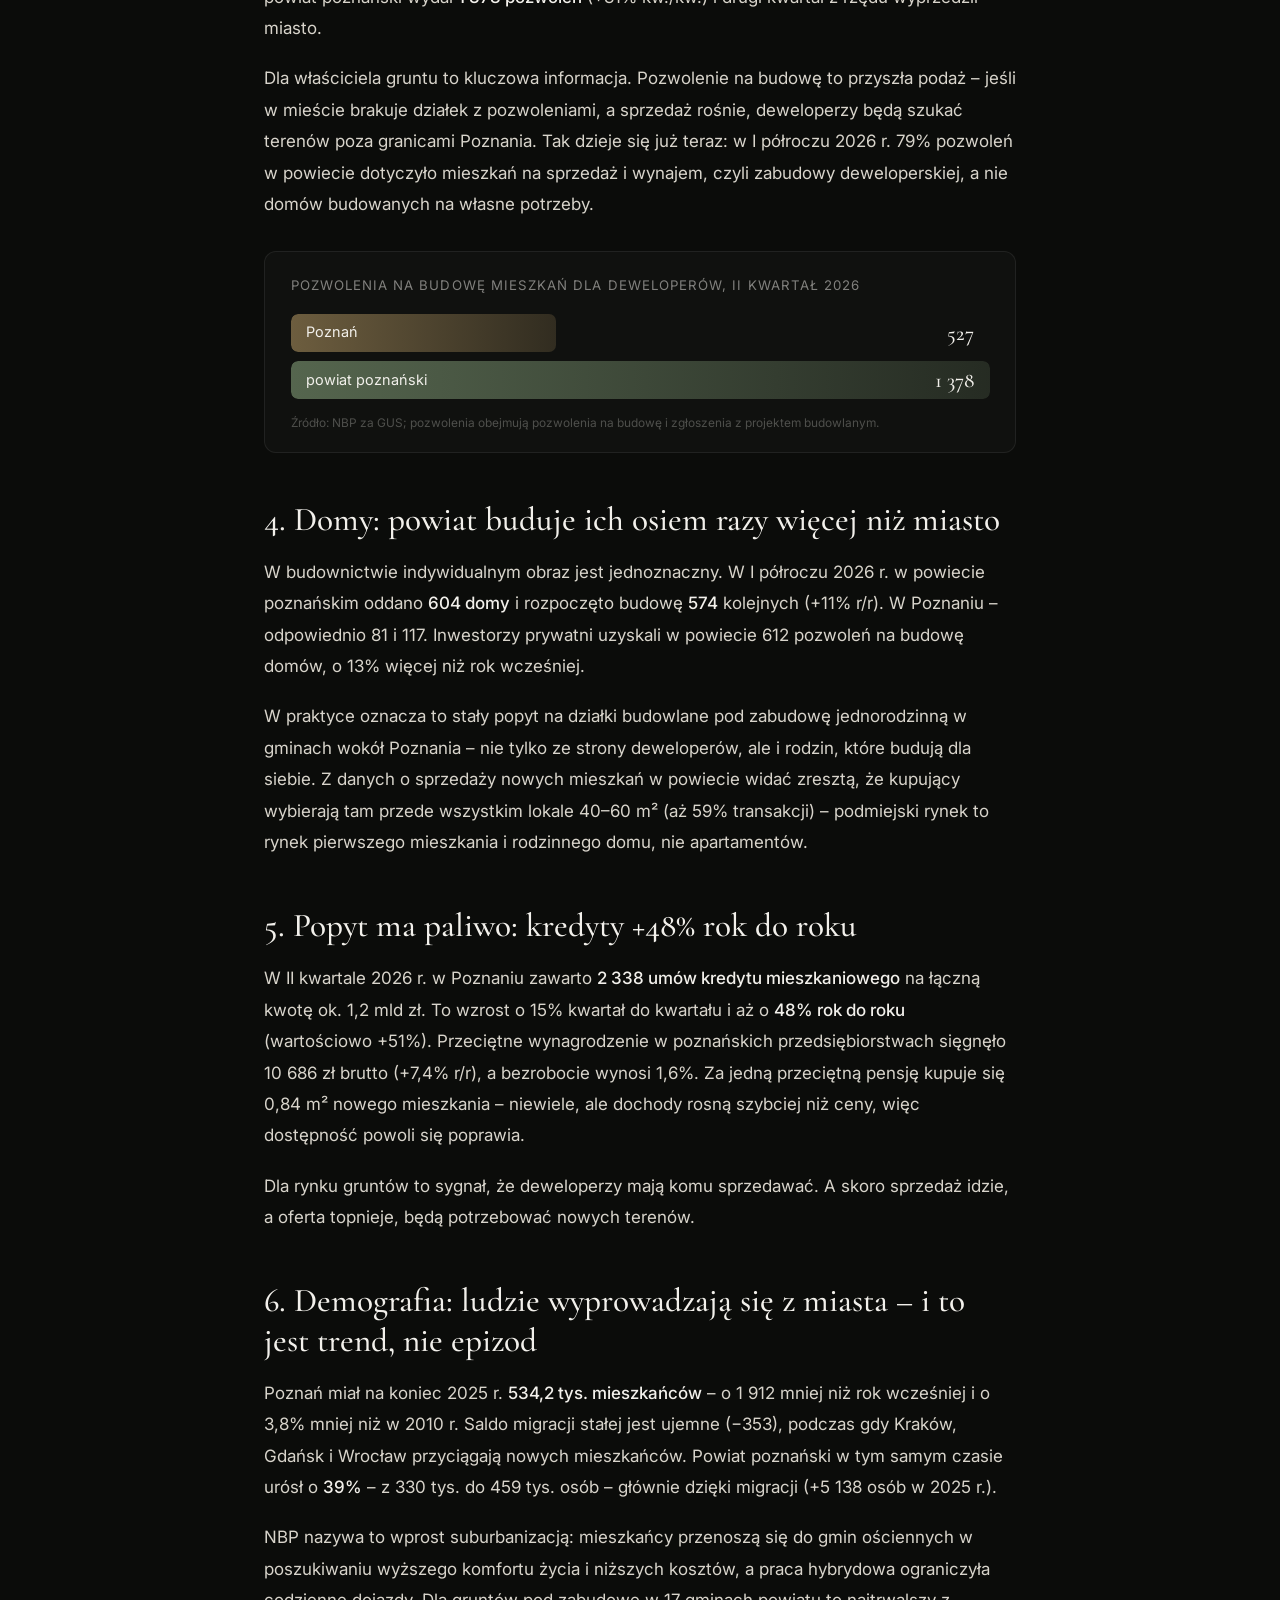
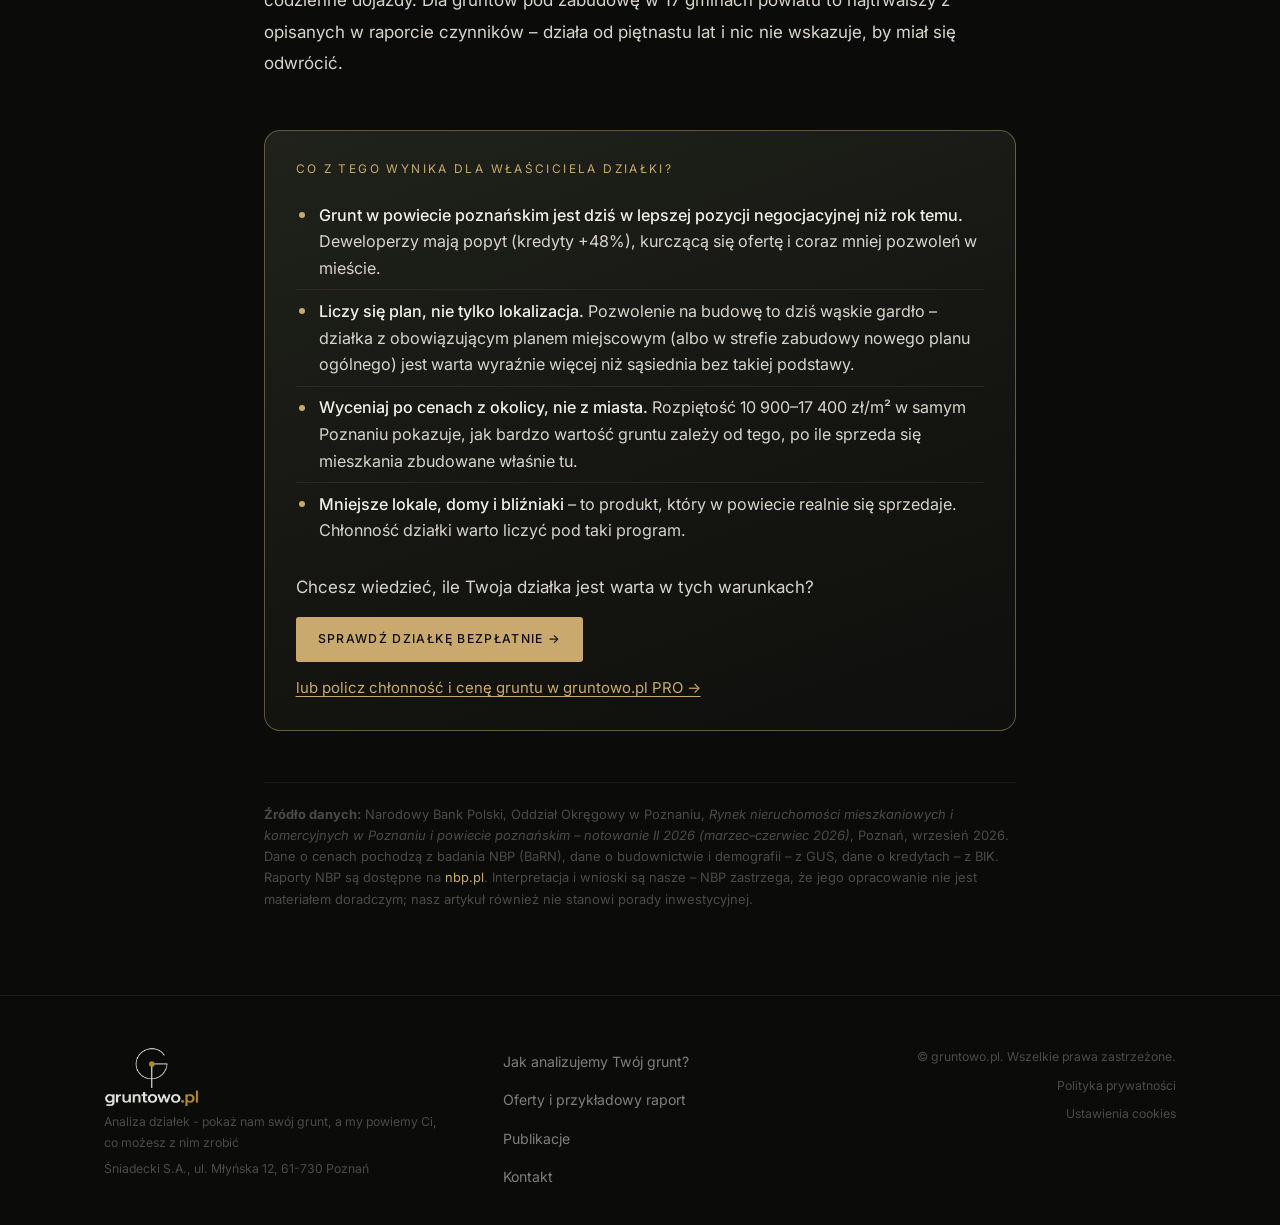
<file: publikacja-rynek-poznan-2026-2.html>
<!DOCTYPE html>
<html lang="pl">
<head>
  <meta charset="UTF-8" />
  <meta name="robots" content="noindex, nofollow" />
  <meta name="viewport" content="width=device-width, initial-scale=1.0" />
  <title>Rynek mieszkaniowy Poznania i powiatu poznańskiego – II kwartał 2026. Co to oznacza dla właścicieli gruntów? | gruntowo.pl</title>
  <meta name="description" content="Omówienie raportu NBP za II kwartał 2026: ceny mieszkań w Poznaniu i powiecie poznańskim, pozwolenia na budowę, kredyty, migracja do gmin podmiejskich – i co z tego wynika dla właścicieli działek." />
  <meta property="og:type" content="article" />
  <meta property="og:site_name" content="gruntowo.pl" />
  <meta property="og:title" content="Rynek mieszkaniowy Poznania – II kwartał 2026. Co to oznacza dla właścicieli gruntów?" />
  <meta property="og:description" content="Poznań buduje rekordowo, ale pozwoleń na budowę najmniej od dekady. Powiat przejmuje inicjatywę. Omówienie raportu NBP okiem gruntowo.pl." />
  <meta property="og:image" content="https://gruntowo.pl/og-gruntowo.jpg?v=1" />
  <meta property="og:locale" content="pl_PL" />
  <link rel="preconnect" href="https://fonts.googleapis.com" />
  <link rel="preconnect" href="https://fonts.gstatic.com" crossorigin />
  <link href="https://fonts.googleapis.com/css2?family=Cormorant+Garamond:ital,wght@0,300;0,400;0,500;0,600;1,300;1,400;1,500&family=Inter:wght@300;400;500&display=swap" rel="stylesheet" />
  <link rel="stylesheet" href="style.css?v=27" />
  <link rel="stylesheet" href="hero-raport.css?v=8" />
  <link rel="stylesheet" href="publikacje.css?v=2" />
</head>
<body class="strona-publikacja">

  <nav class="nav scrolled" id="nav">
    <a href="index.html" class="nav-logo"><img src="gruntowo-logo.png" alt="gruntowo.pl" class="nav-logo-img" /></a>
    <ul class="nav-links">
      <li><a href="index.html#sourcing">Jak analizujemy Twój grunt?</a></li>
      <li><a href="index.html#oferty">Oferty i przykładowy raport</a></li>
      <li><a href="index.html#publikacje">Publikacje</a></li>
      <li><a href="index.html#ekosystem">O nas</a></li>
      <li><a href="index.html#kontakt" class="nav-cta">Porozmawiajmy</a></li>
    </ul>
    <button class="nav-burger" id="burger" aria-label="Menu"><span></span><span></span><span></span></button>
  </nav>
  <div class="mobile-menu" id="mobile-menu">
    <ul>
      <li><a href="index.html#sourcing" class="mm-link">Jak analizujemy Twój grunt?</a></li>
      <li><a href="index.html#oferty" class="mm-link">Oferty i przykładowy raport</a></li>
      <li><a href="index.html#publikacje" class="mm-link">Publikacje</a></li>
      <li><a href="index.html#ekosystem" class="mm-link">O nas</a></li>
      <li><a href="index.html#kontakt" class="mm-link">Kontakt</a></li>
    </ul>
  </div>

  <article class="pub">
    <header class="pub-naglowek">
      <div class="container pub-wasko">
        <a class="pub-wstecz" href="index.html#publikacje">← Publikacje</a><br />
        <span class="tag">Rynek · Poznań i powiat poznański · II kwartał 2026</span>
        <h1 class="pub-h1">Poznań buduje rekordowo, ale pozwoleń ma najmniej od dekady. <em>Powiat przejmuje inicjatywę.</em></h1>
        <p class="pub-lead">Co najnowszy raport Narodowego Banku Polskiego o poznańskim rynku mieszkaniowym oznacza dla właścicieli działek, inwestorów i deweloperów – w sześciu punktach.</p>
        <div class="pub-meta"><span>gruntowo.pl</span><span>wrzesień 2026</span><span>ok. 6 min czytania</span><span>Na podstawie: NBP, Oddział Okręgowy w Poznaniu, notowanie II 2026</span></div>
      </div>
    </header>

    <figure class="pub-hero-grafika"><img src="grafika-poznan.svg" alt="Stylizowana panorama Poznania – Ratusz z koziołkami, Katedra, Zamek, Warta i pinezka działki w powiecie poznańskim" /></figure>
    <div class="container pub-wasko pub-tresc">

      <div class="pub-skrot">
        <div class="pub-skrot-t">W skrócie</div>
        <ul>
          <li><strong>12 766 zł/m²</strong> – średnia cena transakcyjna nowego mieszkania w Poznaniu (+1% kw./kw., +2% r/r). W powiecie poznańskim <strong>8 518 zł/m²</strong>, czyli o 33% taniej – ale rośnie szybciej niż w mieście.</li>
          <li><strong>1 684 mieszkania</strong> oddane w Poznaniu w II kwartale – trzy razy więcej niż kwartał wcześniej.</li>
          <li><strong>527 pozwoleń</strong> na budowę mieszkań w Poznaniu – najmniej od dziesięciu lat. W powiecie <strong>1 378</strong> i drugi kwartał z rzędu więcej niż w mieście.</li>
          <li><strong>+48% r/r</strong> nowych kredytów mieszkaniowych – popyt wrócił.</li>
          <li>Poznań traci mieszkańców (<strong>−1 912</strong> w 2025 r.), powiat zyskuje (<strong>+5 138</strong> saldo migracji). Grunty pod domy i małe osiedla w gminach wokół miasta mają za sobą trend demograficzny.</li>
        </ul>
      </div>

      <h2>1. Ceny: miasto stoi, powiat dogania</h2>
      <p>Na rynku pierwotnym w Poznaniu za metr kwadratowy mieszkania płacono w badanym okresie (marzec–maj 2026) średnio <strong>12 766 zł</strong>. To wzrost o nieco ponad 1% wobec poprzedniego notowania i o ponad 2% rok do roku – czyli, po odliczeniu inflacji, stabilizacja. Deweloperzy wołają więcej: średnia cena ofertowa na 1 czerwca to <strong>13 909 zł</strong>, o 1 143 zł (ponad 8%) powyżej cen, po jakich faktycznie dochodzi do umów. Tak duża różnica oznacza, że jest przestrzeń do negocjacji – a dla sprzedających grunt, że deweloperzy nie liczą już na szybkie podwyżki cen mieszkań.</p>
      <p>W powiecie poznańskim nowe mieszkanie kosztuje średnio <strong>8 518 zł/m²</strong> – o 33% mniej niż w Poznaniu. Ale to podmiejskie ceny rosły w tym kwartale szybciej (+2% kw./kw.). Różnica w cenie między miastem a powiatem powoli się zmniejsza.</p>

      <figure class="pub-wykres">
        <figcaption>Średnie ceny transakcyjne za m² mieszkania, notowanie II 2026 (zł)</figcaption>
        <div class="pub-slupki">
          <div class="pub-slupek" style="--w:100%"><span>Poznań · rynek pierwotny</span><b>12 766</b></div>
          <div class="pub-slupek" style="--w:85.3%"><span>Poznań · rynek wtórny</span><b>10 891</b></div>
          <div class="pub-slupek pow" style="--w:72.5%"><span>powiat poznański · rynek wtórny</span><b>9 261</b></div>
          <div class="pub-slupek pow" style="--w:66.7%"><span>powiat poznański · rynek pierwotny</span><b>8 518</b></div>
        </div>
        <small>Źródło: badanie NBP (BaRN), Oddział Okręgowy NBP w Poznaniu.</small>
      </figure>

      <p>Ciekawa jest też mapa cen wewnątrz miasta. Najdrożej na Starym Mieście (<strong>17 386 zł/m²</strong>), na Wildzie (15 529 zł) i Jeżycach (14 000 zł). Najtaniej w nowym budownictwie na Podolanach (10 904 zł), Naramowicach (10 939 zł) i w rejonie Starołęka–Minikowo–Marlewo (11 298 zł). Rozpiętość prawie 6 500 zł/m² w granicach jednego miasta to argument, by wyceniać grunt pod zabudowę nie „po poznańsku”, tylko po cenach z konkretnego osiedla.</p>

      <h2>2. Podaż: rekordowe oddania, ale deweloperzy nie zdążyli uzupełnić oferty</h2>
      <p>II kwartał przyniósł w Poznaniu aż <strong>1 684 mieszkania oddane do użytku</strong> – trzykrotnie więcej niż w I kwartale (533) i o 82% więcej niż rok wcześniej. Jednocześnie oferta deweloperów na 1 czerwca skurczyła się o 224 mieszkania wobec marca i o <strong>600 mieszkań wobec czerwca 2025</strong>. Sprzedaż (liczona jako umowy deweloperskie) wzrosła o ok. 14% kwartał do kwartału. Mieszkania schodzą szybciej, niż pojawiają się nowe.</p>
      <p>Budowy ruszyły: w Poznaniu rozpoczęto 1 367 mieszkań (+39% kw./kw.), w powiecie 1 083 – ponad dwa razy więcej niż w pierwszych trzech miesiącach roku. Deweloperzy wracają na plac budowy, ale żeby budować, muszą mieć pozwolenia. I tu zaczyna się najciekawsza część raportu.</p>

      <h2>3. Pozwolenia: Poznań z najgorszym wynikiem od dekady</h2>
      <p>Liczba pozwoleń na budowę mieszkań wydanych deweloperom w Poznaniu spadła w II kwartale o 24% do <strong>527</strong> – to <strong>najniższy wynik w ostatnim dziesięcioleciu</strong>. W tym samym czasie powiat poznański wydał <strong>1 378 pozwoleń</strong> (+31% kw./kw.) i drugi kwartał z rzędu wyprzedził miasto.</p>
      <p>Dla właściciela gruntu to kluczowa informacja. Pozwolenie na budowę to przyszła podaż – jeśli w mieście brakuje działek z pozwoleniami, a sprzedaż rośnie, deweloperzy będą szukać terenów poza granicami Poznania. Tak dzieje się już teraz: w I półroczu 2026 r. 79% pozwoleń w powiecie dotyczyło mieszkań na sprzedaż i wynajem, czyli zabudowy deweloperskiej, a nie domów budowanych na własne potrzeby.</p>

      <figure class="pub-wykres">
        <figcaption>Pozwolenia na budowę mieszkań dla deweloperów, II kwartał 2026</figcaption>
        <div class="pub-slupki">
          <div class="pub-slupek" style="--w:38%"><span>Poznań</span><b>527</b></div>
          <div class="pub-slupek pow" style="--w:100%"><span>powiat poznański</span><b>1 378</b></div>
        </div>
        <small>Źródło: NBP za GUS; pozwolenia obejmują pozwolenia na budowę i zgłoszenia z projektem budowlanym.</small>
      </figure>

      <h2>4. Domy: powiat buduje ich osiem razy więcej niż miasto</h2>
      <p>W budownictwie indywidualnym obraz jest jednoznaczny. W I półroczu 2026 r. w powiecie poznańskim oddano <strong>604 domy</strong> i rozpoczęto budowę <strong>574</strong> kolejnych (+11% r/r). W Poznaniu – odpowiednio 81 i 117. Inwestorzy prywatni uzyskali w powiecie 612 pozwoleń na budowę domów, o 13% więcej niż rok wcześniej.</p>
      <p>W praktyce oznacza to stały popyt na działki budowlane pod zabudowę jednorodzinną w gminach wokół Poznania – nie tylko ze strony deweloperów, ale i rodzin, które budują dla siebie. Z danych o sprzedaży nowych mieszkań w powiecie widać zresztą, że kupujący wybierają tam przede wszystkim lokale 40–60 m² (aż 59% transakcji) – podmiejski rynek to rynek pierwszego mieszkania i rodzinnego domu, nie apartamentów.</p>

      <h2>5. Popyt ma paliwo: kredyty +48% rok do roku</h2>
      <p>W II kwartale 2026 r. w Poznaniu zawarto <strong>2 338 umów kredytu mieszkaniowego</strong> na łączną kwotę ok. 1,2 mld zł. To wzrost o 15% kwartał do kwartału i aż o <strong>48% rok do roku</strong> (wartościowo +51%). Przeciętne wynagrodzenie w poznańskich przedsiębiorstwach sięgnęło 10 686 zł brutto (+7,4% r/r), a bezrobocie wynosi 1,6%. Za jedną przeciętną pensję kupuje się 0,84 m² nowego mieszkania – niewiele, ale dochody rosną szybciej niż ceny, więc dostępność powoli się poprawia.</p>
      <p>Dla rynku gruntów to sygnał, że deweloperzy mają komu sprzedawać. A skoro sprzedaż idzie, a oferta topnieje, będą potrzebować nowych terenów.</p>

      <h2>6. Demografia: ludzie wyprowadzają się z miasta – i to jest trend, nie epizod</h2>
      <p>Poznań miał na koniec 2025 r. <strong>534,2 tys. mieszkańców</strong> – o 1 912 mniej niż rok wcześniej i o 3,8% mniej niż w 2010 r. Saldo migracji stałej jest ujemne (−353), podczas gdy Kraków, Gdańsk i Wrocław przyciągają nowych mieszkańców. Powiat poznański w tym samym czasie urósł o <strong>39%</strong> – z 330 tys. do 459 tys. osób – głównie dzięki migracji (+5 138 osób w 2025 r.).</p>
      <p>NBP nazywa to wprost suburbanizacją: mieszkańcy przenoszą się do gmin ościennych w poszukiwaniu wyższego komfortu życia i niższych kosztów, a praca hybrydowa ograniczyła codzienne dojazdy. Dla gruntów pod zabudowę w 17 gminach powiatu to najtrwalszy z opisanych w raporcie czynników – działa od piętnastu lat i nic nie wskazuje, by miał się odwrócić.</p>

      <div class="pub-wniosek">
        <div class="pub-skrot-t">Co z tego wynika dla właściciela działki?</div>
        <ul>
          <li><strong>Grunt w powiecie poznańskim jest dziś w lepszej pozycji negocjacyjnej niż rok temu.</strong> Deweloperzy mają popyt (kredyty +48%), kurczącą się ofertę i coraz mniej pozwoleń w mieście.</li>
          <li><strong>Liczy się plan, nie tylko lokalizacja.</strong> Pozwolenie na budowę to dziś wąskie gardło – działka z obowiązującym planem miejscowym (albo w strefie zabudowy nowego planu ogólnego) jest warta wyraźnie więcej niż sąsiednia bez takiej podstawy.</li>
          <li><strong>Wyceniaj po cenach z okolicy, nie z miasta.</strong> Rozpiętość 10 900–17 400 zł/m² w samym Poznaniu pokazuje, jak bardzo wartość gruntu zależy od tego, po ile sprzeda się mieszkania zbudowane właśnie tu.</li>
          <li><strong>Mniejsze lokale, domy i bliźniaki</strong> – to produkt, który w powiecie realnie się sprzedaje. Chłonność działki warto liczyć pod taki program.</li>
        </ul>
        <p class="pub-cta">Chcesz wiedzieć, ile Twoja działka jest warta w tych warunkach? <a href="index.html#szukaj" class="btn-gold btn-sm">Sprawdź działkę bezpłatnie →</a> <a href="pro.html" class="pub-link">lub policz chłonność i cenę gruntu w gruntowo.pl PRO →</a></p>
      </div>

      <div class="pub-zrodlo">
        <strong>Źródło danych:</strong> Narodowy Bank Polski, Oddział Okręgowy w Poznaniu, <em>Rynek nieruchomości mieszkaniowych i komercyjnych w Poznaniu i powiecie poznańskim – notowanie II 2026 (marzec–czerwiec 2026)</em>, Poznań, wrzesień 2026. Dane o cenach pochodzą z badania NBP (BaRN), dane o budownictwie i demografii – z GUS, dane o kredytach – z BIK. Raporty NBP są dostępne na <a href="https://nbp.pl/publikacje/cykliczne-materialy-analityczne-nbp/rynek-nieruchomosci/" target="_blank" rel="noopener">nbp.pl</a>. Interpretacja i wnioski są nasze – NBP zastrzega, że jego opracowanie nie jest materiałem doradczym; nasz artykuł również nie stanowi porady inwestycyjnej.
      </div>
    </div>
  </article>

  <footer class="footer">
    <div class="container footer-inner">
      <div>
        <a href="index.html" class="nav-logo"><img src="gruntowo-logo.png" alt="gruntowo.pl" class="ft-logo-img" /></a>
        <p class="ft-sub">Analiza działek - pokaż nam swój grunt, a my powiemy Ci, co możesz z nim zrobić</p>
        <p class="ft-sub">Śniadecki S.A., ul. Młyńska 12, 61-730 Poznań</p>
      </div>
      <nav><ul class="ft-nav"><li><a href="index.html#sourcing">Jak analizujemy Twój grunt?</a></li><li><a href="index.html#oferty">Oferty i przykładowy raport</a></li><li><a href="index.html#publikacje">Publikacje</a></li><li><a href="index.html#kontakt">Kontakt</a></li></ul></nav>
      <div class="ft-legal"><p>© gruntowo.pl. Wszelkie prawa zastrzeżone.</p><a href="klauzula.html">Polityka prywatności</a><a href="#" data-ustawienia-cookies>Ustawienia cookies</a></div>
    </div>
  </footer>

  <script src="zgody.js?v=5"></script>
  <script>
    (function () { var b = document.getElementById('burger'), m = document.getElementById('mobile-menu'); if (!b || !m) return; b.addEventListener('click', function () { m.classList.toggle('open'); }); m.querySelectorAll('a').forEach(function (a) { a.addEventListener('click', function () { m.classList.remove('open'); }); }); })();
  </script>
</body>
</html>
</file>
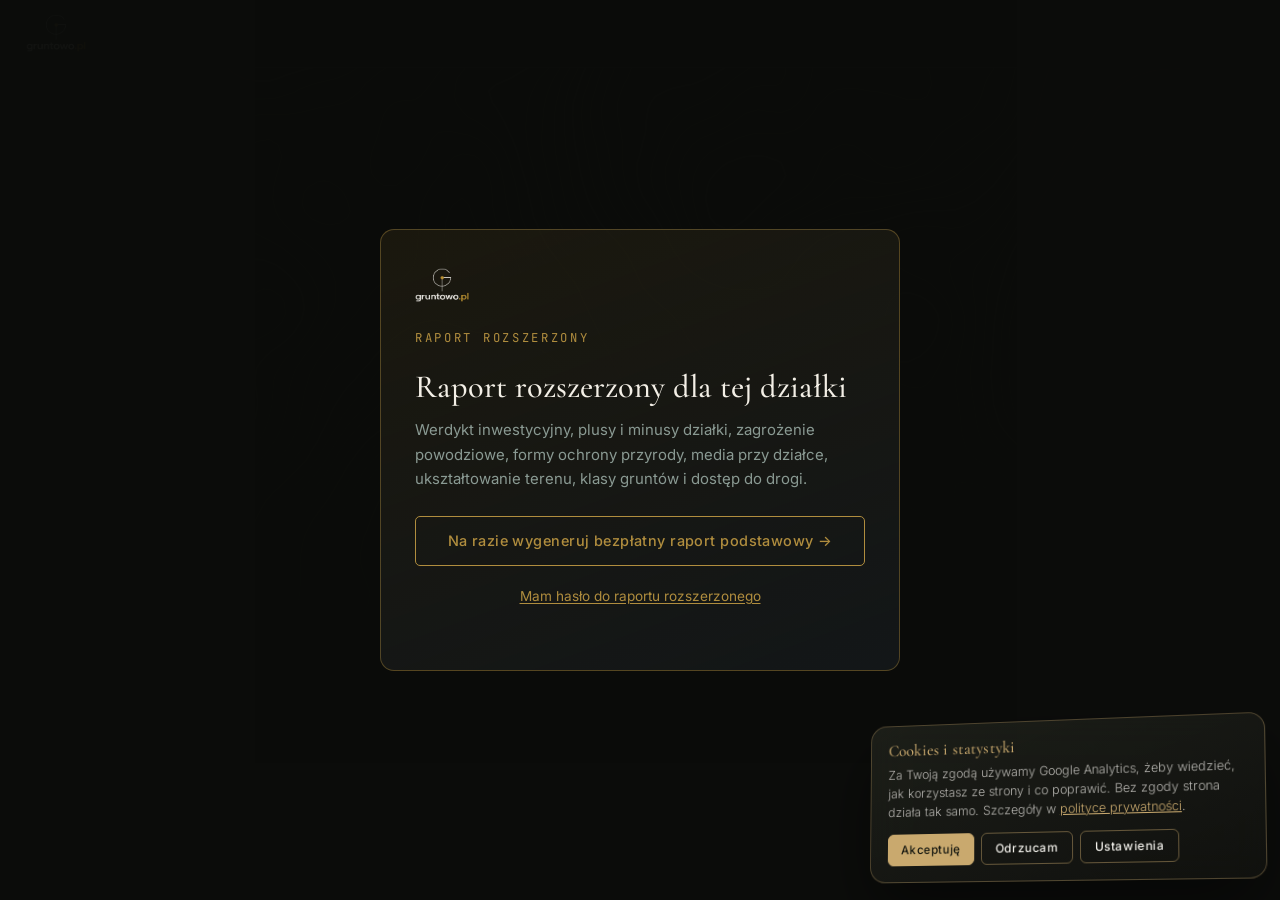
<file: raport-rozszerzony.html>
<!DOCTYPE html>
<html lang="pl">
<head>
<meta charset="utf-8" />
<meta name="viewport" content="width=device-width, initial-scale=1.0" />
<title>Raport rozszerzony - gruntowo.pl</title>
<meta name="description" content="Pełna analiza działki: zapisy planu miejscowego, pozwolenia w okolicy, sieci uzbrojenia, ukształtowanie terenu, wycena i werdykt." />
<meta property="og:type" content="website" />
<meta property="og:site_name" content="gruntowo.pl" />
<meta property="og:url" content="https://gruntowo.pl/raport-rozszerzony.html" />
<meta property="og:title" content="Raport rozszerzony o działce - gruntowo.pl" />
<meta property="og:description" content="Pełna analiza działki: zapisy planu miejscowego, pozwolenia w okolicy, sieci uzbrojenia, ukształtowanie terenu, wycena i werdykt." />
<meta property="og:image" content="https://gruntowo.pl/og-gruntowo.jpg?v=1" />
<meta property="og:image:width" content="1200" />
<meta property="og:image:height" content="630" />
<meta property="og:locale" content="pl_PL" />
<meta name="twitter:card" content="summary_large_image" />
<meta name="twitter:image" content="https://gruntowo.pl/og-gruntowo.jpg?v=1" />
<link rel="preconnect" href="https://fonts.googleapis.com" />
<link rel="preconnect" href="https://fonts.gstatic.com" crossorigin />
<link href="https://fonts.googleapis.com/css2?family=Cormorant+Garamond:ital,wght@0,400;0,500;0,600;1,400&family=Inter:wght@300;400;500&family=JetBrains+Mono:wght@400;500&display=swap" rel="stylesheet" />
<link rel="stylesheet" href="raport-style.css?v=20261009d" />
<link rel="stylesheet" href="raport-rozszerzony.css?v=20261014b" />
<link rel="stylesheet" href="raport-druk.css?v=20260929" />
</head>
<body>
<div class="bg-grid"></div>

<!-- BRAMKA - raport rozszerzony wymaga hasla (haslo.js). Po odblokowaniu raport-rozszerzony.js laduje raport.js -->
<div class="bramka" id="bramka">
  <form class="bramka-box" id="bramka-form" data-haslo data-haslo-reczne novalidate>
    <img src="gruntowo-logo.png" alt="gruntowo.pl" class="bramka-logo" />
    <p class="eyebrow">Raport rozszerzony</p>
    <h1 class="bramka-tytul">Raport rozszerzony dla tej działki</h1>
    <p class="bramka-sub">Werdykt inwestycyjny, plusy i minusy działki, zagrożenie powodziowe, formy ochrony przyrody, media przy działce, ukształtowanie terenu, klasy gruntów i dostęp do drogi.</p>
    <!-- przycisk "Kup raport dla tej dzialki" dodaje raport-rozszerzony.js (gdy znamy identyfikator) -->
    <div class="bramka-albo"><span>albo</span></div>
    <a class="btn bramka-darmowy" href="index.html">Na razie wygeneruj bezpłatny raport podstawowy →</a>
    <p class="bramka-alt"><a href="#" data-pokaz-haslo>Mam hasło do raportu rozszerzonego</a></p>
    <div class="haslo-row-rap ukryta">
      <input class="id-input" type="password" data-haslo-pole placeholder="Wklej hasło" autocomplete="off" aria-label="Hasło" />
      <button type="submit" class="btn btn-gold">Otwórz raport</button>
    </div>
    <div class="haslo-msg" data-haslo-msg role="status" aria-live="polite"></div>
  </form>
</div>

<!-- POCZEKALNIA - ekran ladowania raportu -->
<div class="loading-overlay" id="loading-overlay">
  <div class="loading-box">
    <div class="loading-logo">
      <svg viewBox="0 0 100 100" xmlns="http://www.w3.org/2000/svg" width="56" height="56">
        <g transform="translate(50 48)">
          <circle r="20" fill="none" stroke="#c9a961" stroke-width="3" stroke-dasharray="106 20" transform="rotate(118.6)"/>
          <path d="M0 0V28" stroke="#c9a961" stroke-width="3"/>
          <circle r="5" fill="#c9a961"/>
        </g>
      </svg>
    </div>
    <div class="loading-title">Przygotowujemy raport rozszerzony</div>
    <div class="loading-krok" id="loading-krok">Pobieramy dane działki z rejestru GUGiK...</div>
    <div class="loading-bar"><div class="loading-bar-fill" id="loading-bar-fill"></div></div>
    <div class="loading-sub">Zaciągamy warstwy z Geoportalu - to może potrwać kilkadziesiąt sekund. Prosimy o cierpliwość, raport buduje się na bieżąco.</div>
  </div>
</div>

<div class="topbar">
  <a href="index.html"><img src="gruntowo-logo.png" alt="gruntowo.pl" class="brand-logo" /></a>
  <div class="topbtns">
    <button class="btn" id="btn-nowa" style="display:none;">Nowa działka</button>
    <button class="btn btn-gold" id="btn-pdf" style="display:none;">Pobierz PDF</button>
  </div>
</div>

<section class="start" id="start">
  <div class="wrap">
    <p class="eyebrow">Raport rozszerzony · analiza inwestycyjna</p>
    <h1>Pokaż nam swój grunt,<br />a my powiemy, co możesz<br />z nim zrobić</h1>
    <p class="lead">Wpisz identyfikator działki z ewidencji gruntów. Pobierzemy geometrię, powierzchnię i lokalizację z rejestru GUGiK, dołożymy podgląd MPZP i cen transakcyjnych z okolicy.</p>
    <label class="field-label" for="id-input">Identyfikator działki</label>
    <div class="id-row">
      <input class="id-input" id="id-input" placeholder="np. 300501_2.0003.640/2" autocomplete="off" />
    </div>
    <div class="contact-fields">
      <div class="cf-row">
        <div class="cf-field">
          <label class="field-label" for="r-email">Adres e-mail <span class="req">wymagane</span></label>
          <input class="id-input" id="r-email" type="email" placeholder="jan@firma.pl" autocomplete="email" />
        </div>
        <div class="cf-field">
          <label class="field-label" for="r-tel">Telefon <span class="opt">opcjonalnie</span></label>
          <input class="id-input" id="r-tel" type="tel" placeholder="600 700 800" autocomplete="tel" />
        </div>
      </div>
      <label class="kup-zgoda zgoda-kontakt-r" style="margin:.2rem 0 .9rem"><input type="checkbox" id="r-zgoda" /> <span>Chcę otrzymywać od Śniadecki S.A. informacje o usługach gruntowo.pl (oferty, nowości) e-mailem i telefonicznie. Zgoda jest dobrowolna - możesz ją w każdej chwili wycofać.</span></label>
      <button class="btn btn-gold" id="btn-generuj" style="padding:.9rem 1.9rem;margin-top:.5rem;">Generuj raport</button>
      <p class="cf-note">Administratorem Twoich danych jest Śniadecki S.A. Wykorzystamy je, aby przygotować raport i skontaktować się w jego sprawie. Szczegóły w <a href="klauzula.html" target="_blank" rel="noopener">klauzuli informacyjnej</a>.</p>
    </div>
    <div style="margin-top:1rem;">
      <button class="btn" id="btn-pokazmape" style="font-size:.75rem;">Nie znasz identyfikatora? Wskaż działkę na mapie</button>
    </div>
    <div id="pickmap"></div>
    <div class="examples">
      <p class="ex-label">Przykłady do wypróbowania</p>
      <div class="ex-chips">
        <button class="chip" data-id="300501_2.0003.640/2">300501_2.0003.640/2</button>
        <button class="chip" data-id="146516_8.0552.17/4">146516_8.0552.17/4</button>
        <button class="chip" data-id="141801_4.0202.91/5">141801_4.0202.91/5</button>
      </div>
    </div>
    <p class="hint">Identyfikator znajdziesz w wypisie z rejestru gruntów lub na <a href="https://mapy.geoportal.gov.pl/imap/Imgp_2.html?locale=pl&gpmap=gp0" target="_blank" rel="noopener">geoportalu</a> po klikni&#281;ciu w działkę.</p>
  </div>
</section>

<section class="report" id="report">
  <div class="wrap">
    <div class="rep-hero">
      <div class="rep-hero-grid"></div>
      <div class="rep-hero-top">
        <img src="gruntowo-logo.png" alt="gruntowo.pl" style="height:32px;width:auto;" />
        <div class="rep-meta">Raport rozszerzony<br /><span id="rep-date"></span></div>
      </div>
      <h1 class="rep-title" id="rep-title">Działka -</h1>
      <p class="rep-sub" id="rep-sub">-</p>
      <div class="rep-stats">
        <div><div class="rstat-l">Identyfikator</div><div class="rstat-v mono" id="rep-id">-</div></div>
        <div><div class="rstat-l">Powierzchnia</div><div class="rstat-v mono" id="rep-area">-</div></div>
        <div><div class="rstat-l">Współrzędne</div><div class="rstat-v mono" id="rep-coords">-</div></div>
        <div><div class="rstat-l">Województwo</div><div class="rstat-v mono gold" id="rep-loc">-</div></div>
      </div>
    </div>

    <div class="notice" id="rep-notice"></div>

    <!-- WYCENA NA POCZATKU - wartosc z sekcji cen (05), wypelnia raport-rozszerzony.js -->
    <div class="wycena-gora" id="wycena-gora">
      <div class="wycena-gora-lewa">
        <div class="werdykt-eyebrow">Szacunkowa wartość działki</div>
        <div class="wycena-gora-val" id="wycena-gora-val">liczymy…</div>
        <div class="wycena-gora-sub" id="wycena-gora-sub">na podstawie rzeczywistych transakcji z aktów notarialnych w okolicy</div>
      </div>
      <a class="wycena-gora-link" href="#sec-ceny">Transakcje i mapa cen →</a>
    </div>

    <!-- WERDYKT (POCZATEK) - wypelnia raport-rozszerzony.js -->
    <div class="werdykt" id="werdykt-gora">
      <div class="werdykt-glowa">
        <div class="werdykt-wynik">
          <div class="werdykt-gauge" data-w="gauge"><svg viewBox="0 0 120 120" aria-hidden="true"><circle cx="60" cy="60" r="52" class="g-tlo"/><circle cx="60" cy="60" r="52" class="g-pasek" data-w="pasek"/></svg><div class="werdykt-liczba"><span data-w="punkty">-</span><small>/100</small></div></div>
        </div>
        <div class="werdykt-opis">
          <div class="werdykt-eyebrow">Werdykt modelu analitycznego</div>
          <h2 class="werdykt-tytul" data-w="tytul">Analizujemy działkę…</h2>
          <p class="werdykt-lead" data-w="lead">Sprawdzamy plan miejscowy, plan ogólny, zagrożenia, media, ukształtowanie terenu i rynek w okolicy. Werdykt uzupełnia się na bieżąco.</p>
          <div class="werdykt-postep" data-w="postep"></div>
        </div>
      </div>
      <div class="werdykt-kolumny">
        <div class="wk wk-plus"><div class="wk-tytul"><span class="wk-ikona">+</span>Plusy</div><ul data-w="plusy"><li class="wk-pusto">zbieramy dane…</li></ul></div>
        <div class="wk wk-minus"><div class="wk-tytul"><span class="wk-ikona">−</span>Minusy i ryzyka</div><ul data-w="minusy"><li class="wk-pusto">zbieramy dane…</li></ul></div>
      </div>
      <div class="wk wk-uwaga"><div class="wk-tytul"><span class="wk-ikona">!</span>Do sprawdzenia przed decyzją</div><ul data-w="uwagi"><li class="wk-pusto">zbieramy dane…</li></ul></div>
      <nav class="spis" aria-label="Spis sekcji">
        <a href="#sec-planowanie">Planowanie</a><a href="#sec-przyroda">Ochrona przyrody</a><a href="#sec-powodz">Powódź</a><a href="#sec-media">Media</a><a href="#sec-teren">Teren</a><a href="#sec-uzytki">Użytki i klasy</a><a href="#sec-otoczenie">Droga i otoczenie</a><a href="#sec-pozwolenia">Pozwolenia w okolicy</a><a href="#sec-lista">Lista kontrolna</a><a href="#werdykt-dol">Werdykt końcowy</a>
      </nav>
    </div>

    <!-- STRESZCZENIE: werdykt wizualny + cena -->
    <div class="podsumowanie" id="podsumowanie">
      <div class="pods-glowna">
        <div class="pods-blok">
          <div class="pods-label">Orientacyjna wartość działki</div>
          <div class="pods-cena" id="pods-cena">-</div>
          <div class="pods-cena-sub" id="pods-cena-sub">na podstawie mediany transakcji w okolicy</div>
        </div>
        <div class="pods-blok pods-blok-prawy">
          <div class="pods-label">Podsumowanie</div>
          <div class="pods-parametry" id="pods-parametry">
            <div class="pods-param"><span>Powierzchnia</span><strong id="pods-pow">-</strong></div>
            <div class="pods-param"><span>Przeznaczenie MPZP</span><strong id="pods-mpzp">do sprawdzenia</strong></div>
            <div class="pods-param"><span>Lokalizacja</span><strong id="pods-lok">-</strong></div>
          </div>
        </div>
      </div>
      <div class="pods-uwaga">Streszczenie i werdykt opierają się na danych automatycznych z rejestrów publicznych. Indywidualna ocena eksperta - w wariancie z konsultacją (<span data-cena="konsultacja">1490 zł</span>).</div>
    </div>

    <div class="sec">
      <div class="sec-head"><span class="sec-num">00</span><span class="sec-title">Zaznaczenie działki</span><span class="tag tag-real">ULDK &middot; GUGiK</span></div>
      <div class="mapbox"><img id="map-zaznaczenie" alt="Działka zaznaczona na mapie" /></div>
      <p class="mapbox-cap">Granice działki będącej przedmiotem analizy - na podkładzie ortofotomapy. Na mapie gabaryty (długość x szerokość).</p>
      <div class="wymiary-box" id="sec-wymiary" style="display:none;">
        <div class="wymiary-title">Wymiary działki</div>
        <div class="wymiary-dane" id="wymiary-dane"></div>
      </div>
    </div>

    <div class="sec">
      <div class="sec-head"><span class="sec-num">01</span><span class="sec-title">Położenie nieruchomości</span><span class="tag tag-real">ortofoto + EGiB &middot; GUGiK</span></div>
      <div class="mapbox"><img id="map-orto" alt="Ortofotomapa z granicami działki" /></div>
      <p class="mapbox-cap">Ortofotomapa + ewidencja gruntów &middot; mapy.geoportal.gov.pl</p>
    </div>

    <div class="sec">
      <div class="sec-head"><span class="sec-num">02</span><span class="sec-title">Parametry działki</span><span class="tag tag-real">rejestr GUGiK &middot; ULDK</span></div>
      <div class="params">
        <div class="prow"><span class="k">Identyfikator</span><span class="v" id="p-id">-</span></div>
        <div class="prow"><span class="k">Obręb ewidencyjny</span><span class="v" id="p-obreb">-</span></div>
        <div class="prow"><span class="k">Powierzchnia</span><span class="v" id="p-area">-</span></div>
        <div class="prow"><span class="k">Gmina</span><span class="v" id="p-gmina">-</span></div>
        <div class="prow"><span class="k">Powiat</span><span class="v" id="p-powiat">-</span></div>
        <div class="prow"><span class="k">Województwo</span><span class="v" id="p-woj">-</span></div>
      </div>
    </div>

    <!-- PLANY OGOLNE GMIN (POG) -->
    <div class="sec">
      <div class="sec-head"><span class="sec-num">03</span><span class="sec-title">Plan ogólny gminy (POG)</span><span class="tag tag-real">warstwa WMS &middot; GUGiK</span></div>
      <div class="mapbox"><img id="map-pog" alt="Działka na tle planu ogólnego gminy" /></div>
      <p class="mapbox-cap">Plan ogólny gminy - strefy planistyczne (uchwalone i projektowane). Nowy dokument, który od 2026 zastępuje studium.</p>
      <div class="pog-legenda" id="pog-legenda" style="display:none;"></div>
      <div class="notice" style="margin-top:1rem;"><strong>Plan ogólny (POG)</strong> określa strefy planistyczne dla całej gminy i decyduje, gdzie można wydać warunki zabudowy (WZ). Gminy muszą go uchwalić do 2026. Kolorowe obszary to strefy; brak koloru = gmina jeszcze nie ma POG w usłudze krajowej (sprawdź projekt lub BIP gminy).</div>
    </div>

    <div class="sec">
      <div class="sec-head"><span class="sec-num">04</span><span class="sec-title">Plany zagospodarowania (MPZP)</span><span class="tag tag-real">warstwa WMS &middot; KIMP</span></div>
      <div class="mapbox"><img id="map-mpzp" alt="Działka na tle warstwy MPZP" /></div>
      <p class="mapbox-cap">Krajowa Integracja MPZP (GUGiK) - zasięg obowiązujących planów</p>
      <div class="mpzp-legenda" id="mpzp-legenda" style="display:none;"></div>
      <div class="notice" style="margin-top:1rem;"><strong>Jak czytać:</strong> kolorowe obszary to tereny objęte planem przekazanym do integracji. <strong>Brak koloru nie oznacza braku planu</strong> - warstwa obejmuje ~1400 z 2477 gmin. Interpretację planu dla tej działki znajdziesz w sekcji <a href="#sec-planowanie">09 · Planowanie</a>.</div>
    </div>

    <div class="sec" id="sec-ceny">
      <div class="sec-head"><span class="sec-num">05</span><span class="sec-title">Ceny transakcyjne w promieniu 1,5 km</span><span class="tag tag-real">RCN &middot; baza własna</span></div>
      <div class="mapbox"><img id="map-ceny" alt="Mapa cen transakcyjnych wokół działki" /></div>
      <p class="mapbox-cap">Krajowa Integracja Cen Nieruchomości - rzeczywiste transakcje z aktów notarialnych. Punkty na mapie: kolor wg ceny za m² (zielony tanio &rarr; czerwony drogo).</p>
      <div class="typ-porownania" id="typ-porownania" style="display:none;"></div>
      <div class="cena-szac-box" id="cena-szac-box" style="display:none;">
        <div class="cena-szac-label">Szacunkowa wartość działki</div>
        <div class="cena-szac-val" id="cena-szac-val">-</div>
        <div class="cena-szac-sub" id="cena-szac-sub"></div>
      </div>
      <div style="margin-top:1.25rem;">
        <div class="tx-table" id="tx-table">
          <div class="tx-row tx-head"><span>Adres / identyfikator</span><span style="text-align:right;">Cena</span><span style="text-align:right;">zł/m²</span><span style="text-align:right;">Data</span></div>
          <div class="tx-empty" id="tx-empty">Brak odczytanych transakcji w promieniu 1 km. Zobacz punkty cenowe na mapie powyżej - dane RCN obejmują ok. 360 powiatów. Werdykt uwzględnia liczbę transakcji w okolicy.</div>
        </div>
      </div>
      <div class="notice" style="margin-top:1rem;"><strong>Dane z własnej bazy transakcji</strong> - ceny z aktów notarialnych (rejestr RCN), transakcje z ostatnich lat w promieniu 1,5 km od działki. Wartość orientacyjna liczona jako mediana ceny za m² x powierzchnia. <strong>To nie jest operat szacunkowy</strong> - pełna wycena wymaga analizy rzeczoznawcy.</div>
    </div>

    <!-- STATYSTYKI GMINY (z Google Drive) -->
    <div class="sec" id="sec-statystyki" style="display:none;">
      <div class="sec-head"><span class="sec-num">06</span><span class="sec-title">Statystyki gminy</span><span class="tag tag-real">baza własna &middot; Google Drive</span></div>
      <div id="stat-gmina-body"></div>
    </div>

    <!-- LINIE WYSOKIEGO NAPIECIA (WMS) -->
    <div class="sec sec-roz" id="sec-media">
      <div class="sec-head"><span class="sec-num">07</span><span class="sec-title">Uzbrojenie terenu (sieci)</span><span class="tag tag-real">KIUT &middot; GESUT GUGiK</span></div>
      <div class="mapbox"><img id="map-energia" alt="Sieci uzbrojenia terenu wokół działki" /></div>
      <p class="mapbox-cap">Woda, kanalizacja, prąd, gaz, ciepło, telekomunikacja (Krajowa Integracja Uzbrojenia Terenu)</p>
      <div class="uzbr-legenda">
        <span class="uzbr-item"><span class="uzbr-kolor" style="background:#2020a0"></span>wodociągowa</span>
        <span class="uzbr-item"><span class="uzbr-kolor" style="background:#8b4513"></span>kanalizacyjna</span>
        <span class="uzbr-item"><span class="uzbr-kolor" style="background:#e03030"></span>elektroenergetyczna</span>
        <span class="uzbr-item"><span class="uzbr-kolor" style="background:#e0a020"></span>gazowa</span>
        <span class="uzbr-item"><span class="uzbr-kolor" style="background:#d02080"></span>ciepłownicza</span>
        <span class="uzbr-item"><span class="uzbr-kolor" style="background:#20a020"></span>telekomunikacyjna</span>
      </div>
      <div class="notice" style="margin-top:1rem;">Podgląd przebiegu sieci. <strong>Brak linii nie zawsze oznacza brak sieci</strong> - warstwa uzbrojenia widoczna jest tylko przy dużym przybliżeniu i nie wszystkie powiaty przekazują komplet danych GESUT. Poniżej - automatyczna analiza: czy sieć przechodzi przez działkę, biegnie przy jej granicy (strefy ochronne) i jak daleko jest do przyłącza.</div>
      <div class="roz-wynik" id="media-wynik"><span class="roz-lad">Analizujemy przebieg sieci względem granic działki…</span></div>
    </div>

    <!-- OCHRONA PRZYRODY (WMS GDOS) -->
    <!-- ZDJECIA HISTORYCZNE -->
    <div class="sec" id="sec-zdjecia" style="display:none;">
      <div class="sec-head"><span class="sec-num">08</span><span class="sec-title">Zdjęcia lotnicze z różnych lat</span><span class="tag tag-real">archiwum ortofoto &middot; GUGiK</span></div>
      <p class="mapbox-cap" style="margin-bottom:1rem;">Porównanie jak teren zmieniał się w czasie - zabudowa, roślinność, zagospodarowanie</p>
      <div class="zdjecia-grid" id="zdjecia-historyczne"></div>
    </div>

    <!-- ===================== CZĘŚĆ ROZSZERZONA (raport-rozszerzony.js) ===================== -->
    <div class="czesc-naglowek">
      <span class="czesc-eyebrow">Część B</span>
      <h2>Analiza rozszerzona</h2>
      <p>Poniższe sekcje wypełniają się automatycznie danymi z rejestrów publicznych. Każda z nich zasila werdykt na początku i na końcu raportu.</p>
    </div>

    <!-- 09 PLANOWANIE: MPZP + POG + WZ -->
    <div class="sec sec-roz" id="sec-planowanie">
      <div class="sec-head"><span class="sec-num">09</span><span class="sec-title">Przeznaczenie i status planistyczny</span><span class="tag tag-real">KIMPZP &middot; POG &middot; GUGiK</span></div>
      <div class="status-grid">
        <div class="scard" id="k-mpzp"><div class="scard-top"><span class="scard-l">Plan miejscowy (MPZP)</span><span class="pill pill-info" data-k="pill">sprawdzamy</span></div><div class="scard-v" data-k="v">-</div><div class="scard-note" data-k="n">odczyt z Krajowej Integracji MPZP</div></div>
        <div class="scard" id="k-pog"><div class="scard-top"><span class="scard-l">Plan ogólny (POG)</span><span class="pill pill-info" data-k="pill">sprawdzamy</span></div><div class="scard-v" data-k="v">-</div><div class="scard-note" data-k="n">strefa planistyczna</div></div>
        <div class="scard" id="k-wz"><div class="scard-top"><span class="scard-l">Warunki zabudowy (WZ)</span><span class="pill pill-warn" data-k="pill">do sprawdzenia</span></div><div class="scard-v" data-k="v">Nie do sprawdzenia online</div><div class="scard-note" data-k="n">decyzje WZ nie są publikowane w rejestrach - posiada je właściciel lub urząd gminy</div></div>
      </div>
      <div class="roz-szczegoly" id="plan-szczegoly"></div>
      <div class="plan-ustalenia" id="plan-ustalenia"></div>
    </div>

    <!-- 10 OCHRONA PRZYRODY -->
    <div class="sec sec-roz" id="sec-przyroda">
      <div class="sec-head"><span class="sec-num">10</span><span class="sec-title">Formy ochrony przyrody</span><span class="tag tag-real">GDOŚ</span></div>
      <div class="mapbox"><img id="map-przyroda" alt="Działka na tle form ochrony przyrody" /></div>
      <p class="mapbox-cap">Natura 2000, parki narodowe i krajobrazowe, rezerwaty, obszary chronionego krajobrazu, użytki ekologiczne &middot; sdi.gdos.gov.pl</p>
      <div class="roz-wynik" id="przyroda-wynik"><span class="roz-lad">Sprawdzamy nakładanie się działki z formami ochrony przyrody…</span></div>
    </div>

    <!-- 11 POWÓDŹ -->
    <div class="sec sec-roz" id="sec-powodz">
      <div class="sec-head"><span class="sec-num">11</span><span class="sec-title">Zagrożenie powodziowe</span><span class="tag tag-real">ISOK &middot; Wody Polskie</span></div>
      <div class="mapbox"><img id="map-powodz" alt="Działka na tle map zagrożenia powodziowego" /></div>
      <p class="mapbox-cap">Mapy zagrożenia powodziowego (MZP): scenariusze Q 10%, Q 1% i Q 0,2% &middot; wody.isok.gov.pl</p>
      <div class="roz-wynik" id="powodz-wynik"><span class="roz-lad">Sprawdzamy, czy działka leży w obszarze zagrożenia powodzią…</span></div>
    </div>

    <!-- 12 TEREN -->
    <div class="sec sec-roz" id="sec-teren">
      <div class="sec-head"><span class="sec-num">12</span><span class="sec-title">Ukształtowanie terenu</span><span class="tag tag-real">NMT &middot; GUGiK</span></div>
      <div class="status-grid" id="teren-karty"><div class="roz-lad">Pobieramy wysokości z numerycznego modelu terenu…</div></div>
      <div id="teren-wizual"></div>
    </div>

    <!-- 13 UŻYTKI -->
    <div class="sec sec-roz" id="sec-uzytki">
      <div class="sec-head"><span class="sec-num">13</span><span class="sec-title">Użytki gruntowe i klasy gleb</span><span class="tag tag-real">EGiB &middot; KIEG</span></div>
      <div class="roz-wynik" id="uzytki-wynik"><span class="roz-lad">Odczytujemy użytki z ewidencji gruntów…</span></div>
    </div>

    <!-- 14 DROGA I OTOCZENIE -->
    <div class="sec sec-roz" id="sec-otoczenie">
      <div class="sec-head"><span class="sec-num">14</span><span class="sec-title">Dostęp do drogi i otoczenie</span><span class="tag tag-real">OpenStreetMap</span></div>
      <div class="roz-wynik" id="droga-wynik"><span class="roz-lad">Szukamy dróg przy granicy działki…</span></div>
      <div class="otoczenie-grid" id="otoczenie-grid"></div>
      <p class="mapbox-cap" style="margin-top:.75rem;">Odległości w linii prostej od środka działki, w promieniu 1,5 km &middot; dane © współtwórcy OpenStreetMap (ODbL)</p>
    </div>

    <!-- 15 POZWOLENIA NA BUDOWĘ -->
    <div class="sec sec-roz" id="sec-pozwolenia">
      <div class="sec-head"><span class="sec-num">15</span><span class="sec-title">Pozwolenia na budowę w okolicy</span><span class="tag tag-real">GUNB &middot; RWDZ</span></div>
      <p class="roz-intro">Co się buduje w promieniu 1 km - nowe domy, bloki, usługi i hale z ostatnich 3 lat. Dużo nowych domów to znak, że okolica jest poszukiwana; planowana hala tuż obok może obniżyć atrakcyjność działki.</p>
      <div class="roz-wynik" id="pozwolenia-wynik"><span class="roz-lad">Sprawdzamy rejestr pozwoleń na budowę…</span></div>
    </div>

    <!-- 16 LISTA KONTROLNA -->
    <div class="sec sec-roz" id="sec-lista">
      <div class="sec-head"><span class="sec-num">16</span><span class="sec-title">Lista kontrolna przed zakupem</span><span class="tag tag-analiza">do sprawdzenia</span></div>
      <p class="roz-intro">Tych informacji nie da się sprawdzić automatycznie - warto je potwierdzić u właściciela, w urzędzie gminy lub u notariusza.</p>
      <ul class="lista-kontrolna" id="lista-kontrolna"></ul>
      <div class="pdf-pasek">
        <button type="button" class="btn btn-gold pdf-btn" id="btn-lista-pdf">
          <svg width="16" height="16" viewBox="0 0 24 24" fill="none" stroke="currentColor" stroke-width="2" stroke-linecap="round" stroke-linejoin="round" aria-hidden="true"><path d="M21 15v4a2 2 0 0 1-2 2H5a2 2 0 0 1-2-2v-4"/><polyline points="7 10 12 15 17 10"/><line x1="12" y1="15" x2="12" y2="3"/></svg>
          Pobierz listę kontrolną (PDF)
        </button>
        <span class="pdf-info" id="pdf-info">Lista z danymi tej działki - do wydruku i odhaczania przy zakupie.</span>
      </div>
    </div>

    <!-- 17 WERDYKT KOŃCOWY -->
    <div class="werdykt werdykt-dol" id="werdykt-dol">
      <div class="werdykt-glowa">
        <div class="werdykt-wynik">
          <div class="werdykt-gauge" data-w="gauge"><svg viewBox="0 0 120 120" aria-hidden="true"><circle cx="60" cy="60" r="52" class="g-tlo"/><circle cx="60" cy="60" r="52" class="g-pasek" data-w="pasek"/></svg><div class="werdykt-liczba"><span data-w="punkty">-</span><small>/100</small></div></div>
        </div>
        <div class="werdykt-opis">
          <div class="werdykt-eyebrow"><span class="sec-num">17</span> Werdykt końcowy</div>
          <h2 class="werdykt-tytul" data-w="tytul">Analizujemy działkę…</h2>
          <p class="werdykt-lead" data-w="lead"></p>
          <div class="werdykt-postep" data-w="postep"></div>
        </div>
      </div>
      <div class="werdykt-kolumny">
        <div class="wk wk-plus"><div class="wk-tytul"><span class="wk-ikona">+</span>Plusy</div><ul data-w="plusy"></ul></div>
        <div class="wk wk-minus"><div class="wk-tytul"><span class="wk-ikona">−</span>Minusy i ryzyka</div><ul data-w="minusy"></ul></div>
      </div>
      <div class="werdykt-rekomendacja" data-w="rekomendacja"></div>
      <div class="pdf-pasek pdf-pasek-werdykt"><a href="#" class="btn btn-gold pdf-btn" data-pdf-raport>Pobierz cały raport (PDF)</a><a href="#sec-lista" class="pdf-link" data-pdf-lista>Pobierz listę kontrolną (PDF) →</a></div>
    </div>

    <!-- CTA - konsultacja z ekspertem -->
    <div class="premium-cta">
      <h3>Chcesz omówić wynik z ekspertem?</h3>
      <p>Model analityczny wskazuje plusy i ryzyka. Ekspert omówi z Tobą przeznaczenie działki, przedstawi szacowaną chłonność zabudowy i możliwe formy sprzedaży lub przekształcenia.</p>
      <div class="warianty warianty-jeden">
        <div class="wariant wariant-premium">
          <div class="wariant-badge">★ z ekspertem</div>
          <div class="wariant-eyebrow">Raport z konsultacją eksperta</div>
          <div class="wariant-price"><span class="wariant-num" data-cena="konsultacja">1490 zł</span><span class="wariant-unit">jednorazowo</span></div>
          <ul class="wariant-lista">
            <li><strong>Ten raport rozszerzony</strong> jako punkt wyjścia</li>
            <li>Indywidualna ocena potencjału inwestycyjnego gruntu</li>
            <li>Prezentacja szacowanej chłonności zabudowy na działce</li>
            <li>Propozycje formy sprzedaży (podział, sprzedaż całości, JV)</li>
            <li>Weryfikacja potencjalnych kupców działki w naszej bazie inwestorów</li>
          </ul>
          <a href="index.html?konsultacja=1" class="wariant-btn wariant-btn-premium" data-konsultacja>Umów konsultację z ekspertem</a>
        </div>
      </div>
    </div>

    <div class="footer-rep">
      Raport prezentuje dane rzeczywiste z rejestrów publicznych GUGiK: geometria, powierzchnia i lokalizacja (ULDK), podgląd planów (KIMP) oraz cen transakcyjnych (KICN/RCN). Werdykt, plusy i minusy wyznacza automatyczny model na podstawie danych GUGiK (ULDK, KIMPZP, POG, KIUT, EGiB, NMT), Wod Polskich (ISOK), GDOS i OpenStreetMap - nie zastępuje wypisu i wyrysu z planu, decyzji WZ ani operatu szacunkowego. Zakres danych zależy od tego, co udostępniają urzędy - część gmin i powiatów nie publikuje w usługach krajowych planów, sieci uzbrojenia czy użytków gruntowych. Nie odpowiadamy za takie braki; dbamy o to, żeby danych było jak najwięcej i żeby odpowiadały stanowi faktycznemu, a brakujące informacje raport wyraźnie oznacza. Przed decyzją inwestycyjną zweryfikuj dane w gminie i w wypisie z rejestru gruntów. gruntowo.pl &middot; <span id="rep-date2"></span>
    </div>
  </div>
</section>

<script src="zgody.js?v=2"></script>
<script src="haslo.js?v=20261006"></script>
<script src="cennik.js?v=1"></script>
<script src="platnosc.js?v=20261013c"></script>
<script src="raport-rozszerzony.js?v=20261014b"></script>
<script src="pro-sledz.js?v=1"></script>
</body>
</html>
</file>
<file: style.css>
:root {
  --gold: #c9a96e;
  --goldl: #dfc090;
  --bg: #0b0c0a;
  --surf: #131410;
  --surf2: #1a1c17;
  --brd: rgba(255,255,255,0.07);
  --w: #f2f0eb;
  --m: rgba(242,240,235,0.50);
  --m2: rgba(242,240,235,0.28);
  --fd: 'Cormorant Garamond', Georgia, serif;
  --fb: 'Inter', system-ui, sans-serif;
  --mw: 1140px;
  --ease: cubic-bezier(0.4,0,0.2,1);
}

*, *::before, *::after { box-sizing: border-box; margin: 0; padding: 0; }
html { scroll-behavior: smooth; font-size: 106.25%; }
@media (max-width: 600px) { html { font-size: 100%; } }
body { background: var(--bg); color: var(--w); font-family: var(--fb); font-weight: 400; line-height: 1.7; -webkit-font-smoothing: antialiased; overflow-x: hidden; }
a { color: inherit; text-decoration: none; }
ul { list-style: none; }
address { font-style: normal; }
.container { max-width: var(--mw); margin: 0 auto; padding: 0 2rem; }

/* NAV */
.nav { position: fixed; top: 0; left: 0; right: 0; z-index: 100; display: flex; align-items: center; justify-content: space-between; padding: 1.2rem 2.5rem; background: transparent; border-bottom: 1px solid transparent; transition: background .3s, border-color .3s, padding .3s; }
.nav.scrolled { background: rgba(11,12,10,0.6); backdrop-filter: blur(20px); -webkit-backdrop-filter: blur(20px); border-bottom-color: rgba(201,169,110,0.15); padding: .8rem 2.5rem; }
.nav.scrolled .nav-logo-img { height: 64px; transition: height .3s; }
.nav-logo { display: flex; align-items: baseline; }
.logo-s { font-family: var(--fd); font-size: 1.6rem; font-weight: 600; color: var(--gold); }
.logo-rest { font-family: var(--fd); font-size: 1.6rem; font-weight: 300; color: var(--w); letter-spacing: .02em; }
.logo-tag { font-family: var(--fb); font-size: .72rem; font-weight: 500; letter-spacing: .2em; text-transform: uppercase; color: var(--gold); opacity: .75; margin-left: .7rem; align-self: center; }
.nav-links { display: flex; align-items: center; gap: 2.5rem; }
.nav-links a { font-size: .75rem; font-weight: 500; letter-spacing: .13em; text-transform: uppercase; color: var(--m); transition: color .2s; white-space: nowrap; }
/* wezsze ekrany komputera (1100-1360 px): ciasniejsze menu, zeby pozycje sie nie lamaly */
@media (max-width: 1360px) { .nav-links { gap: 1.4rem; } .nav-links a { font-size: .68rem; letter-spacing: .09em; } .nav { padding-left: 1.5rem; padding-right: 1.5rem; } }
.nav-links a:hover { color: var(--w); }
.nav-cta { color: var(--gold) !important; border: 1px solid rgba(201,169,110,.5); padding: .5rem 1.1rem; border-radius: 3px; transition: background .2s !important; }
.nav-cta:hover { background: var(--gold); color: var(--bg) !important; }
.nav-burger { display: none; flex-direction: column; gap: 5px; background: none; border: none; cursor: pointer; padding: 4px; }
.nav-burger span { display: block; width: 22px; height: 1px; background: var(--w); transition: transform .25s, opacity .25s; }
.mobile-menu { position: fixed; inset: 0; z-index: 90; background: var(--bg); display: flex; align-items: center; justify-content: center; opacity: 0; pointer-events: none; transition: opacity .3s; }
.mobile-menu.open { opacity: 1; pointer-events: all; }
.mobile-menu ul { display: flex; flex-direction: column; gap: 2rem; text-align: center; }
.mm-link { font-family: var(--fd); font-size: 2.5rem; font-weight: 300; color: var(--w); transition: color .2s; }
.mm-link:hover { color: var(--gold); }

/* HERO */
.hero {
  position: relative;
  min-height: 100vh;
  display: flex;
  flex-direction: column;
  justify-content: center;
  /* Zdjęcie jako tło - wgraj hero.jpeg do repo */
  background-image: url('hero.jpeg');
  background-size: cover;
  background-position: center 40%;
  background-color: #0d1a0d; /* fallback kolor */
}
/* Overlay - ciemniejszy u dołu, jasny u góry żeby nav był czytelny */
.hero::before {
  content: '';
  position: absolute;
  inset: 0;
  background: linear-gradient(
    to bottom,
    rgba(11,12,10,0.30) 0%,
    rgba(11,12,10,0.15) 20%,
    rgba(11,12,10,0.40) 65%,
    rgba(11,12,10,0.90) 100%
  );
  z-index: 0;
}
/* Hero dynamiczne: lekki najazd kamery za kursorem (main.js) */
.hero { overflow: hidden; }
.hero-bg { position: absolute; inset: 0; z-index: 0; background-image: url('hero.jpeg'); background-size: cover; background-position: center 40%; transform-origin: 50% 50%; will-change: transform; transition: transform 1.6s cubic-bezier(.2,.7,.2,1); pointer-events: none; }
.hero.hero-ruch { background-image: none; }
/* Film hero przewijany scrollem (tylko komputer) - zdjecie zostaje pod spodem jako tlo zapasowe */
.hero-film { position: absolute; inset: 0; width: 100%; height: 100%; object-fit: cover; object-position: center 40%; opacity: 0; transition: opacity .9s ease; pointer-events: none; }
.hero-film.gotowy { opacity: 1; }
@media (max-width: 899px), (prefers-reduced-motion: reduce) { .hero-film { display: none; } }
.hero::before { z-index: 1; }
.hero-content { z-index: 2; }
/* Wyszukiwarka czeka, az uzytkownik chwile porusza kursorem (albo do kilku sekund) */
.hero.hero-czeka .search-box { animation: none; opacity: 0; transform: translateY(40px); pointer-events: none; }
.hero .search-box.wysuwa { animation: wysun .9s cubic-bezier(.2,.8,.2,1) forwards; pointer-events: auto; }
@keyframes wysun { from { opacity: 0; transform: translateY(40px); } to { opacity: 1; transform: none; } }
.hero-podpowiedz { position: relative; z-index: 2; margin-top: .4rem; font-size: .72rem; letter-spacing: .16em; text-transform: uppercase; color: rgba(242,240,235,.6); transition: opacity .5s ease; }
.hero-podpowiedz::before { content: ''; display: inline-block; width: 26px; height: 1px; background: var(--gold); vertical-align: middle; margin-right: .7rem; }
.hero:not(.hero-czeka) .hero-podpowiedz { opacity: 0; pointer-events: none; }
.hero-content { position: relative; z-index: 2; padding: 11rem 2rem 2rem; max-width: var(--mw); margin: 0 auto; width: 100%; }
.hero-stats { position: relative; z-index: 1; display: flex; align-items: center; padding: 1.5rem 2rem; background: rgba(11,12,10,0.80); backdrop-filter: blur(8px); border-top: 1px solid rgba(201,169,110,.2); margin-top: auto; max-width: 100%; }

.hero-eyebrow { font-size: .72rem; font-weight: 500; letter-spacing: .22em; text-transform: uppercase; color: var(--gold); margin-bottom: 1.25rem; opacity: 0; animation: fu .8s .1s ease forwards; }
.hero-headline { font-family: var(--fd); font-size: clamp(3rem,7vw,6.5rem); font-weight: 300; line-height: 1.02; letter-spacing: -.025em; color: var(--w); margin-bottom: 1.25rem; opacity: 0; animation: fuHead 1.2s .25s cubic-bezier(.2,.7,.2,1) forwards; }
.hero-headline em { font-style: italic; color: var(--gold); }
.hero-sub { font-size: clamp(.9rem,1.4vw,1.05rem); color: rgba(242,240,235,.75); max-width: 500px; line-height: 1.85; margin-bottom: 2rem; opacity: 0; animation: fu .8s .3s ease forwards; }

/* Stats */
.hstat { flex: 1; }
.hstat-n { display: block; font-family: var(--fd); font-size: clamp(1.4rem,2.5vw,2.2rem); font-weight: 300; color: var(--w); }
.hstat-l { display: block; font-size: .72rem; letter-spacing: .12em; text-transform: uppercase; color: var(--m); margin-top: .15rem; }
.hstat-d { width: 1px; height: 40px; background: rgba(201,169,110,.2); margin: 0 2rem; }

/* WYSZUKIWARKA */
.search-box { background: rgba(11,12,10,.78); backdrop-filter: blur(16px); -webkit-backdrop-filter: blur(16px); border: 1px solid rgba(201,169,110,.25); border-radius: 8px; padding: 1.5rem 1.75rem; max-width: 760px; opacity: 0; animation: fu .8s .4s ease forwards; }
.search-label { font-size: .72rem; font-weight: 500; letter-spacing: .18em; text-transform: uppercase; color: var(--gold); margin-bottom: 1rem; display: flex; align-items: center; gap: .6rem; }
.search-label button { background: none; border: none; color: var(--gold); cursor: pointer; padding: 0; display: flex; align-items: center; opacity: .7; }
.search-label button:hover { opacity: 1; }
.search-row { display: flex; align-items: stretch; background: rgba(255,255,255,.04); border: 1px solid rgba(255,255,255,.1); border-radius: 6px; overflow: hidden; margin-top: .5rem; }
.search-field { display: flex; align-items: center; gap: .6rem; flex: 1; padding: .85rem 1rem; color: var(--m); }
.search-field svg { flex-shrink: 0; color: var(--gold); opacity: .6; }
.search-field input { background: transparent; border: none; outline: none; color: var(--w); font-family: var(--fb); font-size: .9rem; font-weight: 300; width: 100%; }
.search-field input::placeholder { color: var(--m2); }
.search-field-wide { flex: 1.5; }
.search-sep { width: 1px; background: rgba(255,255,255,.1); margin: .5rem 0; }
.search-btn { display: flex; align-items: center; gap: .5rem; padding: 0 1.5rem; background: rgba(201,169,110,.15); border: none; border-left: 1px solid rgba(201,169,110,.25); color: var(--gold); font-family: var(--fb); font-size: .78rem; font-weight: 500; letter-spacing: .08em; cursor: pointer; transition: background .2s; white-space: nowrap; }
.search-btn:hover { background: rgba(201,169,110,.28); }
.search-btn-gold { background: var(--gold); color: var(--bg); border-left-color: transparent; }
.search-btn-gold:hover { background: var(--goldl); }
.hidden { display: none !important; }

/* Mapa */
.map-box { position: relative; height: 220px; border-radius: 6px; overflow: hidden; background: #1a1f1a; border: 1px solid rgba(201,169,110,.2); margin-bottom: .9rem; }
.map-grid { position: absolute; inset: 0; background: url('tlo-warstwice-male.svg') center/cover no-repeat; opacity: .8; }
.map-pin { position: absolute; top: 50%; left: 50%; transform: translate(-50%,-100%); filter: drop-shadow(0 4px 8px rgba(0,0,0,.5)); animation: pd .4s .2s ease backwards; }
.map-lines { position: absolute; inset: 0; width: 100%; height: 100%; }
.map-label { position: absolute; top: 50%; left: calc(50% + 18px); transform: translateY(-50%); font-size: .72rem; font-weight: 500; letter-spacing: .1em; color: var(--gold); background: rgba(11,12,10,.85); padding: .3rem .6rem; border-radius: 3px; border: 1px solid rgba(201,169,110,.3); white-space: nowrap; }
.confirm { display: flex; flex-direction: column; align-items: center; text-align: center; gap: .75rem; padding: .5rem; }
.confirm h3 { font-family: var(--fd); font-size: 1.6rem; font-weight: 300; color: var(--w); }
.confirm p { font-size: .9rem; color: var(--m); line-height: 1.7; max-width: 440px; }
.confirm strong { color: var(--gold); font-weight: 500; }

/* Partner w hero */
.hero-partner { display: flex; align-items: center; gap: .85rem; margin-top: 1.5rem; opacity: 0; animation: fu .8s .7s ease forwards; }
.hero-partner span { font-size: .72rem; letter-spacing: .12em; text-transform: uppercase; color: var(--m2); }
.hero-partner img { height: 38px; width: auto; opacity: .9; }

/* SEKCJE */
.section { padding: 6rem 0; border-bottom: 1px solid var(--brd); }
.section-dark { background: var(--surf); }
.tag { display: inline-block; font-size: .72rem; font-weight: 500; letter-spacing: .22em; text-transform: uppercase; color: var(--gold); margin-bottom: .9rem; }
.tag-light { color: #dfc090; }
.h2 { font-family: var(--fd); font-size: clamp(2.2rem,4.5vw,3.8rem); font-weight: 300; line-height: 1.1; letter-spacing: -.015em; color: var(--w); margin-bottom: 1rem; }
.h2 em { font-style: italic; color: var(--gold); }
.h2-light { color: var(--w); }
.lead { font-size: .97rem; color: var(--m); line-height: 1.8; max-width: 500px; margin-bottom: 2.5rem; }

/* Cards */
.cards { display: grid; grid-template-columns: repeat(auto-fit,minmax(240px,1fr)); gap: 1px; background: var(--brd); border: 1px solid var(--brd); border-radius: 6px; overflow: hidden; }
.card { background: var(--surf); padding: 1.75rem; transition: background .2s; }
.card:hover { background: var(--surf2); }
.card-hi { background: var(--surf2); position: relative; }
.card-hi::after { content: ''; position: absolute; top: 0; left: 0; right: 0; height: 2px; background: var(--gold); }
.card-n { font-family: var(--fd); font-size: .85rem; color: var(--gold); opacity: .7; margin-bottom: .6rem; display: block; }
.card h3 { font-family: var(--fd); font-size: 1.2rem; font-weight: 400; color: var(--w); margin-bottom: .5rem; }
.card p { font-size: .82rem; color: var(--m); line-height: 1.7; }

/* Formats */
.formats { display: grid; grid-template-columns: repeat(3,1fr); gap: 1.5rem; margin: 2.5rem 0; }
.fmt { border: 1px solid rgba(201,169,110,.2); border-radius: 4px; padding: 2rem; transition: border-color .2s; }
.fmt:hover { border-color: rgba(201,169,110,.45); }
.fmt-hi { border-color: rgba(201,169,110,.4); background: rgba(201,169,110,.07); }
.fmt-l { display: block; font-size: .72rem; font-weight: 500; letter-spacing: .18em; text-transform: uppercase; color: var(--gold); margin-bottom: .5rem; }
.fmt h3 { font-family: var(--fd); font-size: 1.7rem; font-weight: 300; color: var(--w); margin-bottom: .5rem; }
.fmt p { font-size: .85rem; color: var(--m); line-height: 1.7; }
.dataroom { display: flex; align-items: center; gap: 1.5rem; padding: 1.5rem 2rem; border: 1px solid rgba(201,169,110,.25); border-radius: 4px; flex-wrap: wrap; }
.dr-icon { flex-shrink: 0; }
.dataroom p { flex: 1; font-size: .88rem; color: var(--m); line-height: 1.6; min-width: 200px; }
.dataroom strong { color: var(--w); font-weight: 500; }

/* Buttons */
.btn-gold { display: inline-flex; align-items: center; gap: .5rem; padding: .85rem 1.9rem; background: var(--gold); color: var(--bg); font-family: var(--fb); font-size: .78rem; font-weight: 500; letter-spacing: .11em; text-transform: uppercase; border: none; border-radius: 3px; cursor: pointer; transition: background .2s, transform .2s; }
.btn-gold:hover { background: var(--goldl); transform: translateY(-1px); }
.btn-sm { padding: .65rem 1.3rem; font-size: .72rem; }

/* Ekosystem */
.eco-grid { display: grid; grid-template-columns: repeat(2,1fr); gap: 0; border-top: 1px solid var(--brd); margin-top: 2rem; }
.eco-node { display: flex; gap: 1rem; padding: 1.5rem 0; border-bottom: 1px solid var(--brd); padding-right: 2rem; }
.eco-dot { width: 6px; height: 6px; border-radius: 50%; border: 1px solid var(--gold); flex-shrink: 0; margin-top: .5rem; }
.eco-node h4 { font-size: .92rem; font-weight: 500; color: var(--w); margin-bottom: .25rem; }
.eco-node p { font-size: .82rem; color: var(--m); line-height: 1.65; }

/* Roadmap */
.roadmap { display: flex; flex-direction: column; margin-top: 2rem; }
.rm { display: grid; grid-template-columns: 48px 1fr; gap: 2rem; padding: 2rem 0; border-bottom: 1px solid var(--brd); }
.rm:last-child { border-bottom: none; }
.rm-num { width: 40px; height: 40px; border: 1px solid rgba(201,169,110,.4); border-radius: 50%; display: flex; align-items: center; justify-content: center; font-family: var(--fd); font-size: 1rem; color: var(--gold); flex-shrink: 0; }
.rm-time { display: block; font-size: .72rem; font-weight: 500; letter-spacing: .15em; text-transform: uppercase; color: var(--gold); margin-bottom: .35rem; }
.rm h3 { font-family: var(--fd); font-size: 1.4rem; font-weight: 400; color: var(--w); margin-bottom: .5rem; }
.rm p { font-size: .88rem; color: var(--m); line-height: 1.75; }

/* Kontakt */
.contact-grid { display: grid; grid-template-columns: 1fr 1.3fr; gap: 6rem; align-items: start; }
.contact-email { display: block; font-size: .9rem; color: var(--gold); margin: 1.5rem 0 .5rem; transition: opacity .2s; }
.contact-email:hover { opacity: .7; }
address { font-size: .85rem; color: var(--m); line-height: 1.7; }
form { display: flex; flex-direction: column; gap: 1.1rem; }
.fg { display: flex; flex-direction: column; gap: .4rem; }
.fg label { font-size: .72rem; font-weight: 500; letter-spacing: .14em; text-transform: uppercase; color: var(--m); }
.fg input, .fg select, .fg textarea { background: var(--surf2); border: 1px solid var(--brd); border-radius: 3px; padding: .8rem 1rem; color: var(--w); font-family: var(--fb); font-size: .88rem; font-weight: 300; width: 100%; transition: border-color .2s; appearance: none; }
.fg input::placeholder, .fg textarea::placeholder { color: var(--m2); }
.fg input:focus, .fg select:focus, .fg textarea:focus { outline: none; border-color: var(--gold); }
.fg textarea { resize: vertical; min-height: 100px; }
.fg select { background-image: url("data:image/svg+xml,%3Csvg width='10' height='6' viewBox='0 0 10 6' fill='none' xmlns='http://www.w3.org/2000/svg'%3E%3Cpath d='M1 1l4 4 4-4' stroke='%23c9a96e' stroke-width='1.5' stroke-linecap='round' stroke-linejoin='round'/%3E%3C/svg%3E"); background-repeat: no-repeat; background-position: right 1rem center; padding-right: 2.5rem; cursor: pointer; }
.form-note { font-size: .73rem; color: var(--m2); }

/* Partner bar */
.partner-bar { background: var(--surf); border-top: 1px solid var(--brd); border-bottom: 1px solid var(--brd); padding: 1.5rem 0; }
.partner-bar-inner { display: flex; align-items: center; gap: 2rem; padding: 0 2rem; max-width: var(--mw); margin: 0 auto; }
.partner-bar span { font-size: .72rem; font-weight: 500; letter-spacing: .15em; text-transform: uppercase; color: var(--m); white-space: nowrap; }
.partner-bar img { height: 46px; width: auto; opacity: .95; }
.partner-desc { color: var(--m); border-left: 1px solid var(--brd); padding-left: 2rem; font-size: .8rem !important; font-weight: 300 !important; letter-spacing: 0 !important; text-transform: none !important; }

/* Footer */
.footer { background: var(--bg); border-top: 1px solid var(--brd); padding: 3rem 0 2rem; }
.footer-inner { display: grid; grid-template-columns: 1.4fr 1fr 1.5fr; gap: 3rem; align-items: start; }
.ft-sub { font-size: .72rem; color: var(--m2); margin-top: .3rem; }
.ft-partner { display: flex; align-items: center; gap: .6rem; margin-top: 1.25rem; padding-top: 1.25rem; border-top: 1px solid var(--brd); }
.ft-partner img { height: 40px; width: auto; opacity: .85; }
.ft-partner span { font-size: .72rem; letter-spacing: .1em; text-transform: uppercase; color: var(--m2); }
.ft-nav { display: flex; flex-direction: column; gap: .55rem; }
.ft-nav a { font-size: .83rem; color: var(--m); transition: color .2s; }
.ft-nav a:hover { color: var(--w); }
.ft-legal { display: flex; flex-direction: column; gap: .45rem; text-align: right; }
.ft-legal p, .ft-legal a { font-size: .72rem; color: var(--m2); }
.ft-legal a:hover { color: var(--gold); }

/* Reveal */
.reveal { opacity: 0; transform: translateY(16px); transition: opacity .6s var(--ease), transform .6s var(--ease); }
.reveal.visible { opacity: 1; transform: none; }

/* Animacje */
@keyframes fu { from { opacity: 0; transform: translateY(16px); } to { opacity: 1; transform: none; } }
@keyframes fuHead { from { opacity: 0; transform: translateY(28px) scale(.985); filter: blur(6px); } to { opacity: 1; transform: none; filter: blur(0); } }
@keyframes pd { from { opacity: 0; transform: translate(-50%,-120%); } to { opacity: 1; transform: translate(-50%,-100%); } }

/* Responsive */
@media (max-width: 1099px) {
  .nav-links { display: none; }
  .nav-burger { display: flex; }
  .formats { grid-template-columns: 1fr; gap: 1rem; }
  .eco-grid { grid-template-columns: 1fr; }
  .contact-grid { grid-template-columns: 1fr; gap: 3rem; }
  .footer-inner { grid-template-columns: 1fr; gap: 2rem; }
  .ft-legal { text-align: left; }
  .dataroom { flex-direction: column; align-items: flex-start; }
  .hstat-d { margin: 0 1rem; }
  .partner-desc { display: none; }
}
@media (max-width: 600px) {
  .container { padding: 0 1.25rem; }
  .hero-content { padding: 11rem 1.25rem 2rem; }
  .hero-stats { flex-direction: column; align-items: flex-start; gap: 1.2rem; padding: 1.25rem; }
  .hstat-d { display: none; }
  .cards { grid-template-columns: 1fr; }
  .search-row { flex-direction: column; }
  .search-sep { display: none; }
  .search-btn { justify-content: center; padding: .9rem 1rem; border-left: none; border-top: 1px solid rgba(201,169,110,.2); }
  .search-btn-gold { border-top-color: transparent; }
  .nav-burger { display: flex; }
}
@media (prefers-reduced-motion: reduce) { .hero-bg { transition: none; transform: none !important; } }
@media (prefers-reduced-motion: reduce) {
  *, *::before, *::after { animation-duration: .01ms !important; transition-duration: .01ms !important; }
}

/* ===========================
   LOGO GRUNTOWO W NAV
   =========================== */
.nav-logo-img { height: 90px; width: auto; opacity: 0.98; display: block; }

/* ===========================
   ZDJĘCIA Z NAKŁADKAMI GEODEZYJNYMI
   =========================== */
.photo-frame {
  position: relative;
  border-radius: 4px;
  overflow: hidden;
  aspect-ratio: 4/3;
  background: var(--surf2);
}
.photo-frame img {
  width: 100%;
  height: 100%;
  object-fit: cover;
  display: block;
  transition: transform .6s var(--ease);
}
.photo-frame:hover img { transform: scale(1.03); }
.photo-geo {
  position: absolute;
  inset: 0;
  width: 100%;
  height: 100%;
  pointer-events: none;
}
.photo-tall { aspect-ratio: 3/4; }
.photo-wide { aspect-ratio: 16/6; }

/* Intro grid */
.intro-grid {
  display: grid;
  grid-template-columns: 1fr 1fr;
  gap: 4rem;
  align-items: center;
}
.pillars { display: flex; flex-direction: column; border-top: 1px solid var(--brd); margin-top: 1.5rem; }
.pillar { display: flex; align-items: flex-start; gap: 1rem; padding: 1rem 0; border-bottom: 1px solid var(--brd); }
.p-dot { width: 8px; height: 8px; border-radius: 50%; border: 1px solid var(--gold); flex-shrink: 0; margin-top: .5rem; }
.pillar strong { display: block; font-size: .9rem; font-weight: 500; color: var(--w); }
.pillar span { display: block; font-size: .78rem; color: var(--m); margin-top: .1rem; }

/* Sourcing layout ze zdjęciem */
.sourcing-layout {
  display: grid;
  grid-template-columns: 1.2fr 0.8fr;
  gap: 3rem;
  align-items: start;
}

/* Ekosystem layout */
.eco-layout {
  display: grid;
  grid-template-columns: 1fr 0.85fr;
  gap: 4rem;
  align-items: center;
}
.eco-list { display: flex; flex-direction: column; border-top: 1px solid var(--brd); margin-top: 1.5rem; }
.eco-photos { display: flex; flex-direction: column; gap: 1rem; }

@media (max-width: 960px) {
  .intro-grid { grid-template-columns: 1fr; gap: 2.5rem; }
  .sourcing-layout { grid-template-columns: 1fr; gap: 2.5rem; }
  .eco-layout { grid-template-columns: 1fr; gap: 2.5rem; }
  .photo-tall { aspect-ratio: 4/3; }
  .photo-wide { display: none; }
}

/* Logo Gruntowo - responsywne */
@media (max-width: 960px) {
  .nav-logo-img { height: 66px; }
  .nav.scrolled .nav-logo-img { height: 52px; }
  .hero-content { padding-top: 12rem; }
}
@media (max-width: 600px) {
  .nav-logo-img { height: 52px; }
  .nav.scrolled .nav-logo-img { height: 44px; }
}


/* ===========================
   GOOGLE MAPS EMBED
   =========================== */
.map-box { position: relative; }
.map-frame {
  width: 100%;
  height: 100%;
  border: 0;
  display: block;
  position: absolute;
  inset: 0;
  z-index: 1;
  filter: grayscale(0.35) contrast(1.05) brightness(0.85);
}
.map-static { position: absolute; inset: 0; z-index: 2; }
.map-label { z-index: 25; pointer-events: none; }


/* Footer logo img (nowe logo gruntowo.pl) */
.ft-logo-img { height: 60px; width: auto; opacity: 0.95; display: block; }

/* ===========================
   WYSZUKIWARKA - dwie ścieżki (zakładki)
   =========================== */
.search-tabs { display: flex; gap: .5rem; margin-bottom: 1.25rem; }
.search-tab {
  flex: 1;
  display: flex;
  flex-direction: column;
  align-items: flex-start;
  gap: .3rem;
  padding: .75rem 1rem;
  background: rgba(255,255,255,.03);
  border: 1px solid var(--brd);
  border-radius: 6px;
  color: var(--m);
  font-family: var(--fb);
  font-size: .85rem;
  font-weight: 400;
  cursor: pointer;
  transition: .2s;
  text-align: left;
}
.search-tab:hover { border-color: rgba(201,169,110,.3); color: var(--w); }
.search-tab.active {
  background: rgba(201,169,110,.1);
  border-color: rgba(201,169,110,.45);
  color: var(--w);
}
.tab-badge {
  font-size: .72rem;
  letter-spacing: .08em;
  text-transform: uppercase;
  color: var(--gold);
  font-weight: 500;
}
.path-panel { display: block; }
.path-panel.hidden { display: none; }
.search-hint-sm {
  font-size: .8rem;
  color: var(--m);
  line-height: 1.6;
  margin-bottom: .85rem;
}

@media (max-width: 600px) {
  .search-tabs { flex-direction: column; }
  .search-tab { flex-direction: row; align-items: center; justify-content: space-between; }
}

/* ===========================
   STRZAŁKA NA MAPIE (zamiast pinezki)
   =========================== */
/* Kontener mapy Leaflet */
#leaflet-map {
  width: 100%;
  height: 100%;
  min-height: 340px;
  position: absolute;
  inset: 0;
  z-index: 1;
  border-radius: 6px;
}
.leaflet-container { background: #1a1f1a; font-family: var(--fb); }

/* Dopisek ze współrzędnymi pod mapą */
.map-hint-coords {
  font-size: .78rem;
  color: var(--m);
  margin-top: .6rem;
  text-align: center;
  letter-spacing: .01em;
}

/* Złota pinezka lokalizacji - nieruchoma, nad mapą */
.map-pin-gold {
  position: absolute;
  top: 50%;
  left: 50%;
  transform: translate(-50%, -100%);
  display: flex;
  flex-direction: column;
  align-items: center;
  gap: .5rem;
  z-index: 20;
  pointer-events: none;
}
.map-pin-gold svg { filter: drop-shadow(0 3px 6px rgba(0,0,0,.55)); }
.map-pin-text {
  font-family: var(--fb);
  font-size: .78rem;
  font-weight: 500;
  letter-spacing: .02em;
  color: var(--gold);
  background: rgba(11,12,10,.92);
  padding: .35rem .8rem;
  border-radius: 5px;
  border: 1px solid rgba(201,169,110,.45);
  white-space: nowrap;
}

/* Wysokość mapy w kroku 2 */
.map-box { min-height: 340px; position: relative; }

/* ===========================
   WIĘKSZA MAPA GEOPORTALU (wybór działki)
   =========================== */
#pickmap-main {
  display: none;
  margin-top: 1rem;
  height: 600px;
  border: 1px solid rgba(201,169,110,.3);
  border-radius: 8px;
  overflow: hidden;
}
#pickmap-main.show { display: block; }
#pickmap-main iframe { width: 100%; height: 100%; border: 0; }

/* Klauzula przy logo w hero */
.hero-partner { flex-wrap: wrap; }
.hero-partner-clause {
  flex-basis: 100%;
  font-size: .72rem !important;
  color: var(--m2) !important;
  letter-spacing: 0 !important;
  text-transform: none !important;
  margin-top: .5rem;
  line-height: 1.5;
}
.hero-partner-clause a { color: var(--gold); text-decoration: underline; text-underline-offset: 2px; }

/* Wiersz e-mail+telefon w ścieżce identyfikatora */
.search-row-contact { margin-top: .6rem; }

/* Odstęp od góry przy przewijaniu do wyszukiwarki (żeby nie chowała się pod menu) */
#search-box { scroll-margin-top: 90px; }

/* MOBILE: wyszukiwarka, mapa i ekran "Ustalamy działkę" na pełną szerokość widoku */
@media (max-width: 600px) {
  /* Hero bez marginesów bocznych - pełna szerokość na mapę i potwierdzenie */
  .hero-content { padding-left: .4rem !important; padding-right: .4rem !important; }
  /* Wyszukiwarka i ekran potwierdzenia rozciągają się na całą szerokość */
  .search-box { max-width: 100% !important; width: 100% !important; padding: 1rem .8rem !important; }
  /* Mapa Leaflet wyższa na telefonie - lepiej widać działkę */
  .map-box, #leaflet-map, .map-frame, .map-static { min-height: 400px; }
  /* Ekran "Ustalamy działkę" (step-3) - pełna szerokość, minimalny padding */
  .confirm { padding: .5rem .3rem !important; }
  .confirm p { max-width: 100% !important; }
}


/* Trzy oferty na stronie - jak warianty w raporcie */
.oferty-warianty { display:grid; grid-template-columns:repeat(3,1fr); gap:1.5rem; margin-top:2.5rem; }
.ofr { position:relative; padding:2rem 1.75rem; background:rgba(255,255,255,.03); border:1px solid rgba(201,169,110,.2); border-radius:14px; display:flex; flex-direction:column; }
.ofr-premium { border-color:rgba(201,169,110,.55); background:linear-gradient(165deg,rgba(201,169,110,.1),rgba(255,255,255,.02)); box-shadow:0 8px 40px rgba(201,169,110,.1); }
.ofr-badge { position:absolute; top:-13px; right:1.5rem; background:linear-gradient(135deg,#c9a96e,#b08d3e); color:#0b0c0a; font-size:.72rem; font-weight:700; letter-spacing:.05em; padding:.3rem .9rem; border-radius:20px; text-transform:uppercase; }
.ofr-label { font-size:.78rem; letter-spacing:.04em; color:#8a9a93; margin-bottom:1rem; text-transform:uppercase; }
.ofr-premium .ofr-label { color:#c9a96e; }
.ofr-cena { display:flex; align-items:baseline; gap:.4rem; margin-bottom:1rem; }
.ofr-num { font-family:var(--fd,serif); font-size:2.8rem; font-weight:400; color:#c9a96e; line-height:1; }
.ofr-unit { font-size:1.1rem; color:#8a9a93; }
.ofr-desc { font-size:.9rem; color:#c8c4bb; line-height:1.6; margin-bottom:1.25rem; }
.ofr-lista { list-style:none; padding:0; margin:0 0 1.75rem; flex:1; }
.ofr-lista li { position:relative; padding:.5rem 0 .5rem 1.6rem; font-size:.86rem; color:#d8d4cb; line-height:1.5; border-bottom:1px solid rgba(201,169,110,.1); }
.ofr-lista li:before { content:"✓"; position:absolute; left:0; color:#c9a96e; font-weight:700; }
.ofr-btn { display:block; text-align:center; padding:.9rem 1rem; border-radius:9px; border:1px solid #c9a96e; background:transparent; color:#c9a96e; font-size:.88rem; font-weight:600; text-decoration:none; transition:.18s; }
.ofr-btn:hover { background:rgba(201,169,110,.12); }
.ofr-btn-premium { background:linear-gradient(135deg,#c9a96e,#b08d3e); color:#0b0c0a; border-color:transparent; }
.ofr-btn-premium:hover { filter:brightness(1.08); }
@media(max-width:900px){ .oferty-warianty { grid-template-columns:1fr; } }

/* Cztery etapy konsultacji z animowaną strzałką */
.etapy-intro { color:#b8b4ab; font-size:1rem; line-height:1.6; max-width:600px; margin:1rem 0 2.5rem; }
.etapy { position:relative; display:flex; gap:2rem; }
.etapy-linia { position:relative; width:3px; flex-shrink:0; background:rgba(201,169,110,.15); border-radius:2px; margin-left:1.3rem; }
.etapy-strzalka { position:absolute; left:50%; top:0; transform:translateX(-50%); width:32px; height:32px; margin-left:0; display:flex; align-items:center; justify-content:center; background:linear-gradient(135deg,#c9a96e,#b08d3e); color:#0b0c0a; border-radius:50%; font-size:1.1rem; font-weight:700; box-shadow:0 0 20px rgba(201,169,110,.5); transition:top .15s linear; z-index:2; }
.etapy-lista { flex:1; display:flex; flex-direction:column; gap:2.5rem; }
.etap { display:flex; gap:1.3rem; opacity:.45; transition:opacity .6s ease; }
.etap.etap-aktywny { opacity:1; }
.etap-num { flex-shrink:0; width:2.6rem; height:2.6rem; display:flex; align-items:center; justify-content:center; border-radius:50%; border:2px solid rgba(201,169,110,.3); color:#c9a96e; font-family:var(--fd,serif); font-size:1.3rem; transition:.6s; }
.etap.etap-aktywny .etap-num { border-color:#c9a96e; background:rgba(201,169,110,.12); box-shadow:0 0 16px rgba(201,169,110,.3); }
.etap-czas { display:inline-block; font-size:.72rem; letter-spacing:.08em; text-transform:uppercase; color:#c9a96e; margin-bottom:.4rem; font-weight:600; }
.etap-tresc h3 { font-family:var(--fd,serif); font-size:1.35rem; font-weight:400; color:#f2f0eb; margin:0 0 .5rem; }
.etap-tresc p { color:#b8b4ab; font-size:.92rem; line-height:1.6; margin:0; }
@media(max-width:600px){ .etapy { gap:1rem; } .etap-tresc h3 { font-size:1.15rem; } }

/* Interaktywna wizualizacja modeli - zdjęcie + panel zmieniają się z najechaniem */
#src-visual { position:relative; overflow:hidden; }
.src-foto { position:absolute; inset:0; width:100%; height:100%; object-fit:cover; opacity:0; transition:opacity .6s ease; }
.src-foto.aktywne { opacity:1; }
.src-panel { position:absolute; top:1.5rem; left:1.5rem; right:1.5rem; max-width:340px; padding:1.1rem 1.3rem; background:rgba(11,12,10,.86); backdrop-filter:blur(6px); border:1px solid rgba(201,169,110,.4); border-radius:10px; opacity:0; transform:translateY(-8px); transition:opacity .45s ease, transform .45s ease; pointer-events:none; }
.src-panel.aktywne { opacity:1; transform:translateY(0); }
.sp-head { font-family:var(--fm,monospace); font-size:.72rem; letter-spacing:.14em; color:#c9a96e; margin-bottom:.7rem; }
.sp-row { display:flex; justify-content:space-between; gap:1rem; padding:.35rem 0; border-bottom:1px solid rgba(201,169,110,.12); font-size:.78rem; }
.sp-row span { color:#a8a49b; }
.sp-row b { color:#f2f0eb; text-align:right; font-weight:500; }
.sp-row.sp-hi b { color:#c9a96e; }
.sp-row:last-child { border-bottom:none; }
.src-card { cursor:pointer; transition:.2s; }
.src-card:hover { border-color:rgba(201,169,110,.5); transform:translateX(4px); }

/* Przyciski w data room - dwa obok siebie */
.dr-btns { display:flex; gap:.75rem; flex-wrap:wrap; justify-content:center; margin-top:.5rem; }
.btn-outline { display:inline-block; padding:.7rem 1.4rem; border-radius:8px; border:1px solid rgba(201,169,110,.5); background:transparent; color:#c9a96e; font-size:.85rem; font-weight:600; text-decoration:none; transition:.18s; }
.btn-outline:hover { background:rgba(201,169,110,.1); border-color:#c9a96e; }
@media(max-width:560px){ .dr-btns { flex-direction:column; } .dr-btns a { width:100%; text-align:center; } }

/* Wariant B - sekcja etapów "przyklejana": scroll przewija etapy, nie stronę */
.etapy-pin { position:relative; height:500vh; padding:0; }
.etapy-sticky { position:sticky; top:0; min-height:100vh; display:flex; flex-direction:column; justify-content:center; padding:3rem 0; }
/* Na telefonie rezygnujemy z przyklejania (bywa mylące) - normalny układ */
@media(max-width:700px){
  .etapy-pin { height:auto; }
  .etapy-sticky { position:static; min-height:0; }
}

/* ===== HASŁO DO DARMOWEGO RAPORTU ROZSZERZONEGO ===== */
.ofr-haslo-link { display:block; margin-top:.75rem; text-align:center; font-size:.78rem; color:var(--gold); text-decoration:underline; text-underline-offset:3px; }
.ofr-haslo-link:hover { color:var(--goldl); }
.haslo-box { display:grid; grid-template-columns:1.3fr 1fr; gap:1rem 2rem; align-items:center; margin:2rem 0 1.25rem; padding:1.6rem 2rem; border:1px solid rgba(201,169,110,.45); border-radius:6px; background:linear-gradient(135deg,rgba(201,169,110,.10),rgba(19,20,16,.6)); scroll-margin-top:110px; }
.haslo-eyebrow { display:block; font-size:.72rem; letter-spacing:.16em; text-transform:uppercase; color:var(--gold); margin-bottom:.35rem; }
.haslo-tytul { font-family:var(--fd); font-size:1.45rem; line-height:1.2; color:var(--w); margin-bottom:.3rem; }
.haslo-sub { font-size:.85rem; color:var(--m); line-height:1.6; }
.haslo-row { display:flex; gap:.6rem; }
.haslo-row input { flex:1; min-width:0; background:var(--surf); border:1px solid var(--brd); border-radius:3px; padding:.75rem 1rem; color:var(--w); font-family:var(--fb); font-size:.9rem; outline:none; transition:border-color .2s; }
.haslo-row input:focus { border-color:var(--gold); }
.haslo-msg { grid-column:1 / -1; font-size:.8rem; min-height:1.2em; color:var(--m); }
.haslo-msg.haslo-blad { color:#e08a6a; }
.haslo-msg.haslo-ok { color:#8fc4a2; }
@media(max-width:900px){ .haslo-box { grid-template-columns:1fr; padding:1.4rem 1.25rem; } .haslo-row { flex-direction:column; } .haslo-row .btn-gold { justify-content:center; } }
#leaflet-map .leaflet-control-layers { font-size: .75rem; color: #14181a; }
#leaflet-map .leaflet-control-layers label { margin: .1rem 0; }
/* Scena filmu hero: hero stoi przyklejone, az film dojedzie do konca (main.js) */
.hero-scena { position: relative; }
.hero.hero-przyklejone { position: sticky; top: 0; }
/* Wyszukiwarka sterowana filmem (main.js): bez animacji wejscia, opacity/przesuniecie ustawia przewijanie */
.hero.hero-sterowane .search-box { animation: none; transition: none; opacity: 1; transform: none; }
.hero.hero-sterowane:not(.szukaj-widac) .hero-podpowiedz { opacity: 1; }
/* Film jako tlo za hero, liczbami i sekcja "Doswiadczenie..." (main.js, tylko komputer) */
.film-tlo { position: fixed; inset: 0; z-index: -1; pointer-events: none; background: #0b0c0a; opacity: 0; transition: opacity .9s ease; }
.film-tlo.widac { transition: none; }
.film-tlo .hero-film { opacity: 1; }
.hero-cien { position: absolute; inset: 0; background: #0b0c0a; opacity: 0; pointer-events: none; }
/* Przekroj gleby (zdjecie: Pexels, licencja Pexels - darmowe, takze komercyjnie) przyciemniony ku dolowi */
.gleba-tlo { position: absolute; left: 0; top: 0; width: 100%; height: max(150vw, 170vh); background: #0b0c0a url('gleba-przekroj.jpg?v=2') center top / cover no-repeat; opacity: 0; will-change: transform, opacity; }
.hero.film-na-tle { background: none; }
.hero.film-na-tle .hero-bg { opacity: 0; transition: opacity .6s ease; }
/* na komputerze od poczatku ta sama nakladka i pasek liczb - zeby nic nie przeskoczylo przy zamianie zdjecie -> film */
@media (min-width: 900px) and (hover: hover) {
.hero::before { background: linear-gradient(to bottom, rgba(11,12,10,.30) 0%, rgba(11,12,10,.15) 20%, rgba(11,12,10,.40) 65%, rgba(11,12,10,.55) 100%); }
.hero .hero-stats { background: rgba(11,12,10,.45); backdrop-filter: none; -webkit-backdrop-filter: none; }
}
.sekcja-film { position: relative; }
/* Plynnosc filmu: rozmycie tla (backdrop-filter) nad ruchomym filmem kosztuje GPU przy kazdej klatce -
   przy aktywnym filmie zastepujemy je mocniej kryjacym tlem */
.film-tlo { transform: translateZ(0); will-change: opacity; }
body.film-aktywny .hero .search-box { backdrop-filter: none; -webkit-backdrop-filter: none; background: rgba(11,12,10,.86); }
body.film-aktywny .hero-stats { backdrop-filter: none; -webkit-backdrop-filter: none; }
/* Lenis - plynne przewijanie (main.js) */
html.lenis, html.lenis body { height: auto; }
html.lenis { scroll-behavior: auto; }
.lenis.lenis-stopped { overflow: clip; }
.lenis [data-lenis-prevent] { overscroll-behavior: contain; }
.lenis.lenis-smooth iframe { pointer-events: none; }
/* Po przebudowie hero (film) napisy nie animuja sie drugi raz */
.hero.wejscie-zrobione .hero-eyebrow, .hero.wejscie-zrobione .hero-headline, .hero.wejscie-zrobione .hero-sub, .hero.wejscie-zrobione .hero-partner { animation: none; opacity: 1; transform: none; }
/* Sekcja "Doswiadczenie..." na komputerze: bez zdjecia, tekst na kafelku w stylu kart nizej (czytelny na tle gleby) */
@media (min-width: 900px) {
  .sekcja-film .photo-frame { display: none; }
  .sekcja-film .intro-grid { grid-template-columns: minmax(0, 720px); }
  .sekcja-film .intro-tekst { background: rgba(19,20,16,.9); border: 1px solid var(--brd); border-radius: 6px; padding: 2.75rem 3rem 2.25rem; box-shadow: 0 30px 80px rgba(0,0,0,.35); }
  .sekcja-film .intro-tekst .pillars { margin-top: 1.75rem; }
  .sekcja-film .intro-tekst .pillar:last-child { border-bottom: 0; padding-bottom: 0; }
}
/* Zgoda na kontakt (nieobowiazkowa) w formularzach */
.zgoda-kontakt { display: flex; gap: .6rem; align-items: flex-start; margin-top: .9rem; font-size: .76rem; line-height: 1.55; color: rgba(242,240,235,.72); cursor: pointer; text-align: left; }
.zgoda-kontakt input { margin-top: .22rem; accent-color: var(--gold); flex-shrink: 0; width: auto; }
.ft-sub-sm { font-size: .72rem; opacity: .75; max-width: 520px; }
.ft-sub-sm a { color: inherit; text-decoration: underline; }
/* Koniec gleby: miekkie przejscie z sekcji "Zaawansowany model..." w ciemna sekcje ofert */
@media (min-width: 900px) and (hover: hover) {
  #sourcing { position: relative; }
  #sourcing::after { content: ''; position: absolute; left: 0; right: 0; bottom: 0; height: 260px; background: linear-gradient(to bottom, rgba(19,20,16,0), var(--surf)); pointer-events: none; z-index: 0; }
  #sourcing > .container { position: relative; z-index: 1; }
  #sourcing .lead, #sourcing .tag { text-shadow: 0 1px 12px rgba(0,0,0,.6); }
}


/* =====================================================================
   TELEFON: mniej tekstu - zostaja naglowki i najwazniejsze hasla
   (.m-ukryj - ukryte na telefonie, .m-tylko - widoczne tylko na telefonie)
   ===================================================================== */
.m-tylko { display: none; }
@media (max-width: 900px) {
  .m-ukryj { display: none !important; }
  .m-tylko { display: inline; }
  .hero-sub { font-size: 1rem; line-height: 1.55; }
  /* opisy pod haslami sekcji */
  .sekcja-analiza .intro-lead-mocny + .lead,
  #sourcing .naglowek-dyn .lead,
  .src-card p,
  .ofr-desc,
  .haslo-sub,
  .dataroom p,
  #publikacje .naglowek-dyn .lead,
  .pub-karta p,
  .pub-karta-liczby,
  #ekosystem .lead,
  .eco-node p,
  #kontakt .lead,
  .dataroom { display: none; }
  .pub-karta-liczby { display: none !important; }
  .pub-karta-stopka b { white-space: nowrap; }
  [data-cena] { white-space: nowrap; }
  /* liczby w hero i w "O nas": ciasna siatka zamiast kolumny */
  .hero-stats { display: grid; grid-template-columns: 1fr 1fr; gap: .9rem 1rem; padding: 1rem 1.25rem; }
  .hero-stats .hstat-d { display: none; }
  .hero-stats .hstat-l { font-size: .62rem; }
  .eco-staty { grid-template-columns: repeat(3, 1fr) !important; gap: .4rem; }
  .eco-staty div { padding: .6rem .5rem; }
  .eco-staty span { font-size: .6rem; }
  .eco-node h4 { margin-bottom: 0; }
  .eco-node { padding-bottom: .6rem; }
  .ofr-lista { margin-top: .4rem; }
  .pub-karta h3 { font-size: 1.25rem; }
  /* kafelki modeli: male, 2x2 - widac je razem z animacja ponizej */
  #sourcing .cards { grid-template-columns: 1fr 1fr; }
  .src-card { padding: .8rem .75rem .75rem; min-height: 0; }
  .src-card .card-n { font-size: .6rem; margin-bottom: .2rem; display: block; }
  .src-card h3 { font-size: 0; line-height: 0; margin: 0; }
  .src-card h3::before { content: attr(data-m); font-size: .92rem; line-height: 1.25; font-weight: 500; }
  .src-card:hover { transform: none; }
  .src-card.card-hi { background: rgba(201,169,110,.12); }
  .sourcing-layout { gap: 1.25rem; }
  .hw-modele .hw-przod.hwm { min-height: 0; }
  #sourcing .hw-modele { height: calc(400px * var(--hw-skala)); margin: 1rem auto 0; }
}

/* telefon: nizszy pasek z logo (wiecej miejsca na hero) */
@media (max-width: 900px) {
  .nav { padding: .7rem 1.25rem; }
  .nav.scrolled { padding: .5rem 1.25rem; }
  .nav-logo-img { height: 46px; }
  .nav.scrolled .nav-logo-img { height: 40px; }
}
</file>
<file: hero-raport.css>
/* =====================================================================
   HERO: haslo + podglad raportu rozszerzonego pod skosem (index.html)
   Karta to zywy HTML (ostry tekst, animacja); ortofotomapa z Geoportalu - hero-raport.js
   ===================================================================== */

/* ---- WSPOLNY JEZYK WIZUALNY: karty raportu i panele z tekstem (te same tla, ramki, zaokraglenia, akcenty) ---- */
:root {
  --hw-tlo: linear-gradient(160deg, rgba(34,36,29,.94) 0%, rgba(22,23,19,.96) 55%, rgba(15,16,13,.98) 100%);
  --hw-ramka: rgba(201,169,110,.24);
  --hw-r: 16px;
  --hw-ok: #a9cc9b;          /* pozytywne (sage) */
  --hw-uwaga: #e2b45c;       /* do sprawdzenia */
  --hw-cien: 0 40px 100px rgba(0,0,0,.5);
}

/* --- haslo: grubsza, wyeksponowana szeryfowa --- */
.hero .hero-headline { font-weight: 500; font-size: clamp(2.6rem, 5.4vw, 5rem); line-height: 1.04; letter-spacing: -.02em; text-wrap: balance; text-shadow: 0 2px 30px rgba(0,0,0,.35); }
.hero .hero-headline em { font-weight: 500; display: inline; }
.hero .hero-eyebrow { letter-spacing: .28em; }

/* --- uklad: tekst po lewej, raport po prawej (komputer) --- */
@media (min-width: 1100px) {
  .hero .hero-content { max-width: 1320px; display: grid; grid-template-columns: minmax(0, 590px) minmax(0, 1fr); column-gap: 3vw; align-items: center; padding-top: 9.5rem; }
  .hero .hero-headline { font-size: clamp(3rem, 4.4vw, 4.6rem); }
  .hero .search-box { max-width: 590px; }
  /* raport stoi w miejscu, gdy wyszukiwarka urosnie (mapa) */
  .hero .hero-wizual { align-self: start; margin-top: 4.5rem; }
}

/* --- scena 3D --- */
.hero-wizual { --hw-skala: 1; position: relative; display: block; color: inherit; text-decoration: none; z-index: 2; height: calc(560px * var(--hw-skala)); }
.hw-scena { position: absolute; left: 0; top: 0; width: 680px; height: 560px; transform-origin: 0 0; transform: scale(var(--hw-skala)); perspective: 1700px; perspective-origin: 30% 40%; }
.hw-ruch { position: absolute; inset: 0; transform-style: preserve-3d; transform: rotateY(var(--hw-my, 0deg)) rotateX(var(--hw-mx, 0deg)); transition: transform .9s cubic-bezier(.2,.7,.2,1); }
.hw-karta { position: absolute; border-radius: var(--hw-r); overflow: hidden; font-family: var(--fb); }

/* karta glowna: rownoleglobok - prawa krawedz blizej, lekko w gore */
.hw-przod {
  left: 30px; top: 30px; width: 640px; height: 486px;
  background: var(--hw-tlo);
  border: 1px solid var(--hw-ramka);
  box-shadow: 0 50px 120px rgba(0,0,0,.55), 0 0 0 1px rgba(0,0,0,.25), inset 0 1px 0 rgba(255,255,255,.12);
  backdrop-filter: blur(14px); -webkit-backdrop-filter: blur(14px);
  transform: rotateY(-16deg) rotateX(6deg) rotateZ(-1.6deg);
  animation: hwWejscie 1.7s .55s cubic-bezier(.16,.84,.22,1) both;
}
@keyframes hwWejscie {
  0% { opacity: 0; transform: translate3d(160px, 60px, -320px) rotateY(-44deg) rotateX(14deg) rotateZ(-5deg); }
  60% { opacity: 1; }
  100% { opacity: 1; transform: rotateY(-16deg) rotateX(6deg) rotateZ(-1.6deg); }
}
/* karta w tle: jasna, rozmyta kopia raportu */
.hw-tyl {
  left: -70px; top: 70px; width: 520px; height: 400px;
  background: linear-gradient(160deg, rgba(244,242,236,.92), rgba(226,224,216,.88));
  filter: blur(3.5px); opacity: .5;
  transform: translateZ(-180px) rotateY(-16deg) rotateX(6deg) rotateZ(-1.6deg);
  animation: hwWejscieTyl 1.6s .3s cubic-bezier(.16,.84,.22,1) both;
  display: grid; grid-template-columns: 110px 1fr;
}
@keyframes hwWejscieTyl { 0% { opacity: 0; transform: translate3d(80px, 40px, -420px) rotateY(-40deg) rotateX(12deg); } 100% { opacity: .5; transform: translateZ(-180px) rotateY(-16deg) rotateX(6deg) rotateZ(-1.6deg); } }
.hwt-bok { background: rgba(255,255,255,.7); padding: 18px 14px; display: flex; flex-direction: column; gap: 14px; }
.hwt-bok img { width: 78px; opacity: .6; filter: invert(1) brightness(.35); margin-bottom: 8px; }
.hwt-bok i { display: block; height: 9px; border-radius: 5px; background: rgba(20,30,30,.16); }
.hwt-bok i.on { background: rgba(20,60,60,.35); }
.hwt-tresc { position: relative; padding: 18px; }
.hwt-mapa { position: absolute; left: 18px; top: 18px; width: 190px; height: 150px; border-radius: 8px; overflow: hidden; background: #3a5a3a; }
.hwt-mapa img { position: absolute; width: 50%; height: 50%; object-fit: cover; }
.hwt-ocena { position: absolute; left: 228px; top: 30px; width: 74px; height: 74px; border-radius: 50%; border: 6px solid #7fd0b0; display: grid; place-items: center; font: 600 22px var(--fb); color: #24413b; }
.hwt-wykres { position: absolute; left: 18px; right: 18px; bottom: 30px; height: 120px; width: calc(100% - 36px); }
.hwt-wykres polyline { fill: none; stroke: #4f9fd0; stroke-width: 1.5; vector-effect: non-scaling-stroke; }

/* polysk przesuwajacy sie po karcie po wejsciu */
.hw-blysk { position: absolute; inset: 0; pointer-events: none; z-index: 5; background: linear-gradient(105deg, transparent 35%, rgba(255,255,255,.10) 45%, rgba(255,255,255,.02) 52%, transparent 60%); background-size: 250% 100%; background-position: 130% 0; animation: hwBlysk 2.2s 1.9s ease-in-out both; }
@keyframes hwBlysk { from { background-position: 130% 0; } to { background-position: -60% 0; } }

/* --- naglowek karty --- */
.hw-gora { display: flex; align-items: center; gap: 26px; height: 50px; padding: 0 20px; border-bottom: 1px solid rgba(255,255,255,.08); }
.hw-logo { height: 20px; width: auto; opacity: .95; }
.hw-zakladki { display: flex; gap: 18px; font-size: 11px; color: rgba(242,240,235,.55); flex: 1; }
.hw-zakladki .on { color: #f2f0eb; position: relative; }
.hw-zakladki .on::after { content: ''; position: absolute; left: 0; right: 0; bottom: -17px; height: 2px; background: #c9a96e; border-radius: 2px; }
.hw-user { width: 20px; height: 20px; fill: none; stroke: rgba(242,240,235,.6); stroke-width: 1.4; }

/* --- srodek: mapa | wynik | listy --- */
.hw-srodek { display: grid; grid-template-columns: 206px 196px 1fr; gap: 16px; padding: 16px 18px 12px; }
.hw-mapa { position: relative; height: 212px; border-radius: 10px; overflow: hidden; background: radial-gradient(ellipse at 40% 50%, #4a6040 0%, #2b3a2a 60%, #1c2620 100%); box-shadow: inset 0 0 0 1px rgba(255,255,255,.08); }
.hw-orto { position: absolute; inset: 0; opacity: 0; transition: opacity 1.2s ease; filter: saturate(.85) brightness(.82) contrast(1.05); }
.hw-orto.gotowe { opacity: 1; }
.hw-orto img { position: absolute; display: block; }
.hw-orto img.hw-tile { width: 50%; height: 50%; }
.hw-orto img.hw-granice { inset: 0; width: 100%; height: 100%; filter: brightness(0) invert(1); opacity: .45; }
/* kadr 960x656 dopasowany do okna mapy (pokrycie jak object-fit: cover, srodek na dzialce) */
.hw-orto, .hw-obrys { left: 50%; top: 50%; right: auto; bottom: auto; width: 520px; height: 355px; transform: translate(-51.2%, -47.7%); }
.hw-obrys { position: absolute; overflow: visible; }
.hw-dzialka { fill: rgba(223,192,144,.2); stroke: #dfc090; stroke-width: 5; stroke-linejoin: round; stroke-dasharray: 700; stroke-dashoffset: 700; filter: drop-shadow(0 0 10px rgba(223,192,144,.55)); animation: hwObrys 1.4s 1.6s ease-out forwards; }
@keyframes hwObrys { 0% { stroke-dashoffset: 700; fill-opacity: 0; } 70% { fill-opacity: 0; } 100% { stroke-dashoffset: 0; fill-opacity: 1; } }
.hw-pin { position: absolute; left: 50%; top: 50%; transform: translate(-50%, -100%); display: flex; flex-direction: column; align-items: center; animation: hwPin .7s 2.6s cubic-bezier(.3,1.6,.5,1) both; }
.hw-pin svg { width: 22px; height: 28px; fill: #f2f0eb; filter: drop-shadow(0 3px 6px rgba(0,0,0,.5)); }
.hw-pin svg circle { fill: #1c2a28; }
.hw-pin span { margin-top: 2px; font-size: 10px; font-weight: 500; color: #fff; text-shadow: 0 1px 4px rgba(0,0,0,.8); }
@keyframes hwPin { 0% { opacity: 0; transform: translate(-50%, -260%); } 100% { opacity: 1; transform: translate(-50%, -100%); } }
.hw-narzedzia { position: absolute; left: 8px; top: 8px; display: flex; flex-direction: column; gap: 6px; }
.hw-narzedzia i { width: 22px; height: 22px; border-radius: 6px; background: rgba(14,15,12,.72); display: grid; place-items: center; }
.hw-narzedzia svg { width: 13px; height: 13px; fill: none; stroke: rgba(242,240,235,.8); stroke-width: 1.6; stroke-linecap: round; stroke-linejoin: round; }

.hw-info { display: flex; flex-direction: column; }
.hw-id { display: flex; align-items: center; gap: 6px; font-size: 13px; font-weight: 500; letter-spacing: .06em; text-transform: uppercase; color: #f2f0eb; }
.hw-id svg { width: 14px; height: 14px; fill: none; stroke: var(--hw-ok); stroke-width: 1.8; }
.hw-gm { font-size: 10.5px; color: rgba(242,240,235,.55); margin: 3px 0 12px 20px; }
.hw-ocena { display: grid; grid-template-columns: 84px 1fr; align-items: center; column-gap: 10px; position: relative; }
.hw-pierscien { width: 84px; height: 84px; transform: rotate(-90deg); grid-row: 1 / 3; }
.hw-tor { fill: none; stroke: rgba(255,255,255,.09); stroke-width: 7; }
.hw-pasek { fill: none; stroke: url(#hwGrad); stroke-width: 7; stroke-linecap: round; stroke-dasharray: 219 264; animation: hwPierscien 1.6s 1.5s cubic-bezier(.3,.8,.3,1) both; }
@keyframes hwPierscien { from { stroke-dasharray: 0 264; } to { stroke-dasharray: 219 264; } }
.hw-liczba { position: absolute; left: 0; top: 0; width: 84px; height: 84px; display: flex; flex-direction: column; align-items: center; justify-content: center; line-height: 1; }
.hw-liczba b { font-family: var(--fb); font-size: 27px; font-weight: 500; color: #f2f0eb; letter-spacing: -.02em; }
.hw-liczba small { font-size: 9px; color: rgba(242,240,235,.5); margin-top: 2px; }
.hw-werdykt span { display: block; font-size: 10px; color: rgba(242,240,235,.55); margin-bottom: 4px; }
.hw-werdykt em { display: inline-block; font-style: normal; font-size: 10.5px; font-weight: 500; color: #0f1a17; background: var(--hw-ok); padding: 4px 8px; border-radius: 6px; white-space: nowrap; animation: hwFade .6s 2.6s both; }
.hw-wart { margin-top: 14px; padding-top: 12px; border-top: 1px solid rgba(255,255,255,.08); }
.hw-wart span { display: block; font-size: 10px; color: rgba(242,240,235,.55); }
.hw-wart strong { display: block; font-size: 19px; font-weight: 500; color: #f2f0eb; margin: 3px 0 2px; letter-spacing: -.01em; }
.hw-wart small { font-size: 9px; color: rgba(242,240,235,.45); }

.hw-lista { border-left: 1px solid rgba(255,255,255,.08); padding-left: 16px; }
.hw-lista h4 { font-size: 11px; font-weight: 500; color: #f2f0eb; margin: 0 0 7px; }
.hw-lista h4 + ul + h4 { margin-top: 10px; }
.hw-lista ul { list-style: none; margin: 0; padding: 0; }
.hw-lista li { position: relative; padding-left: 17px; font-size: 10px; line-height: 1.35; color: rgba(242,240,235,.78); margin-bottom: 6px; animation: hwLi .5s both; }
.hw-plus li::before { content: ''; position: absolute; left: 1px; top: 2px; width: 8px; height: 4px; border-left: 1.6px solid var(--hw-ok); border-bottom: 1.6px solid var(--hw-ok); transform: rotate(-45deg); }
.hw-minus li::before { content: '!'; position: absolute; left: 0; top: 0; width: 11px; height: 11px; font-size: 8px; font-weight: 700; line-height: 11px; text-align: center; color: #1b1406; background: var(--hw-uwaga); clip-path: polygon(50% 0, 100% 100%, 0 100%); padding-top: 1px; }
.hw-plus li:nth-child(1) { animation-delay: 2.3s; } .hw-plus li:nth-child(2) { animation-delay: 2.45s; } .hw-plus li:nth-child(3) { animation-delay: 2.6s; } .hw-plus li:nth-child(4) { animation-delay: 2.75s; }
.hw-minus li:nth-child(1) { animation-delay: 2.95s; } .hw-minus li:nth-child(2) { animation-delay: 3.1s; }
@keyframes hwLi { from { opacity: 0; transform: translateX(10px); } to { opacity: 1; transform: none; } }
@keyframes hwFade { from { opacity: 0; } to { opacity: 1; } }
.hw-btn { display: inline-block; margin-top: 6px; font-size: 10px; color: #f2f0eb; border: 1px solid rgba(242,240,235,.45); border-radius: 7px; padding: 7px 12px; white-space: nowrap; }

.hw-kafle { display: grid; grid-template-columns: repeat(4, 1fr); gap: 10px; padding: 4px 18px 12px; }
.hw-kafel { background: rgba(255,255,255,.04); border: 1px solid rgba(255,255,255,.09); border-radius: 10px; padding: 10px 11px; display: flex; flex-direction: column; gap: 4px; animation: hwKafel .6s both; }
.hw-kafel:nth-child(1) { animation-delay: 2.2s; } .hw-kafel:nth-child(2) { animation-delay: 2.32s; } .hw-kafel:nth-child(3) { animation-delay: 2.44s; } .hw-kafel:nth-child(4) { animation-delay: 2.56s; }
@keyframes hwKafel { from { opacity: 0; transform: translateY(14px); } to { opacity: 1; transform: none; } }
.hw-kafel b { font-size: 11.5px; font-weight: 500; color: var(--hw-ok); }
.hw-kafel-uwaga b { color: var(--hw-uwaga); }
.hw-kafel span { font-size: 9.5px; line-height: 1.35; color: rgba(242,240,235,.72); min-height: 26px; }
.hw-kafel i { align-self: flex-start; font-style: normal; font-size: 8.5px; color: rgba(242,240,235,.7); border: 1px solid rgba(255,255,255,.16); border-radius: 5px; padding: 2px 6px; }
.hw-stopka { display: flex; align-items: center; justify-content: space-between; gap: 14px; margin: 0 18px; padding: 10px 14px; border: 1px solid rgba(255,255,255,.09); border-radius: 10px; }
.hw-stopka > span:first-child { font-size: 9.5px; line-height: 1.45; color: rgba(242,240,235,.62); }
.hw-stopka .hw-btn { margin: 0; color: #c9a96e; border-color: rgba(201,169,110,.55); }

.hw-podpis { position: absolute; left: calc(70px * var(--hw-skala)); bottom: calc(-6px * var(--hw-skala)); font-size: .68rem; letter-spacing: .14em; text-transform: uppercase; color: rgba(242,240,235,.55); animation: hwFade .8s 3.2s both; white-space: nowrap; }
.hero-wizual:hover .hw-btn { border-color: #c9a96e; color: #c9a96e; }
.hero-wizual:hover .hw-podpis { color: var(--gold); }
.hero-wizual:focus-visible { outline: 2px solid var(--gold); outline-offset: 8px; border-radius: 12px; }

/* lekkie unoszenie karty po wejsciu */
.hw-scena { animation: hwPlyw 9s 3.4s ease-in-out infinite; }
@keyframes hwPlyw { 0%, 100% { translate: 0 0; } 50% { translate: 0 -9px; } }

/* --- przy filmie (komputer) bez rozmyc tla - oszczedza GPU --- */
body.film-aktywny .hw-przod { backdrop-filter: none; -webkit-backdrop-filter: none; background: var(--hw-tlo); }
/* po przebudowie hero (film) animacje wejscia nie powtarzaja sie */
.hero.wejscie-zrobione .hw-przod, .hero.wejscie-zrobione .hw-tyl, .hero.wejscie-zrobione .hw-blysk, .hero.wejscie-zrobione .hw-dzialka,
.hero.wejscie-zrobione .hw-pin, .hero.wejscie-zrobione .hw-pasek, .hero.wejscie-zrobione .hw-werdykt em, .hero.wejscie-zrobione .hw-lista li,
.hero.wejscie-zrobione .hw-kafel, .hero.wejscie-zrobione .hw-podpis { animation: none; }
.hero.wejscie-zrobione .hw-dzialka { stroke-dashoffset: 0; }
.hero.wejscie-zrobione .hw-blysk { background-position: -60% 0; }

/* --- telefon / tablet: raport pod wyszukiwarka, mniejszy skos --- */
@media (max-width: 1099px) {
  .hero-wizual { margin: 2.5rem auto 1rem; max-width: 680px; }
  .hw-tyl { display: none; }
  .hw-przod { left: 0; top: 20px; transform: rotateY(-9deg) rotateX(4deg) rotateZ(-1deg); animation-name: hwWejscieM; }
  @keyframes hwWejscieM { 0% { opacity: 0; transform: translate3d(0, 60px, -200px) rotateY(-24deg) rotateX(10deg); } 100% { opacity: 1; transform: rotateY(-9deg) rotateX(4deg) rotateZ(-1deg); } }
  .hw-podpis { left: 0; white-space: normal; bottom: -1.6rem; line-height: 1.5; }
}

@media (prefers-reduced-motion: reduce) {
  .hw-przod, .hw-tyl, .hw-blysk, .hw-dzialka, .hw-pin, .hw-pasek, .hw-werdykt em, .hw-lista li, .hw-kafel, .hw-podpis, .hw-scena { animation: none !important; }
  .hw-dzialka { stroke-dashoffset: 0; }
  .hw-ruch { transition: none; }
}

/* =====================================================================
   WYSZUKIWARKA POD SKOSEM (w druga strone niz raport) - prostuje sie po najechaniu;
   po wyborze miejscowosci (mapa) raport oddala sie, a ramka z mapa przybliza
   ===================================================================== */
.hero .search-box {
  animation: sbWejscie 1s .75s cubic-bezier(.2,.8,.2,1) both !important;
  transform-origin: 75% 50%;
  transform: perspective(1300px) rotateY(12deg) rotateX(3deg) rotateZ(.9deg);
  transition: transform .75s cubic-bezier(.2,.7,.2,1), box-shadow .75s ease, border-color .75s ease;
  box-shadow: -30px 40px 90px rgba(0,0,0,.42);
  will-change: transform;
}
@keyframes sbWejscie { from { opacity: 0; translate: -70px 30px; } to { opacity: 1; translate: 0 0; } }
.hero .search-box:hover, .hero .search-box:focus-within {
  transform: none; box-shadow: 0 30px 80px rgba(0,0,0,.5); border-color: rgba(201,169,110,.45);
}
/* po wyborze miejscowosci ramka z mapa plynnie przesuwa sie ku srodkowi i lekko powieksza */
.hero .search-box { position: relative; z-index: 3; width: 100%; transition: transform 1.3s cubic-bezier(.22,.7,.2,1), width 1.3s cubic-bezier(.22,.7,.2,1), box-shadow 1.3s ease, border-color 1.3s ease, background-color 1.3s ease; }
@media (min-width: 1100px) and (hover: hover) {
  /* szersza ramka z mapa, wyraznie w prawo - na tle cofnietego raportu */
  .hero.hero-mapa .search-box { width: min(840px, 60vw); max-width: none; transform: translateX(var(--sb-x, 9vw)); box-shadow: 0 40px 110px rgba(0,0,0,.6); border-color: rgba(201,169,110,.45); }
}
.hero.hero-mapa .search-box { will-change: auto; }
@media (max-width: 1099px), (hover: none) { .hero .search-box { transform: none; box-shadow: none; } }
@media (prefers-reduced-motion: reduce) { .hero .search-box { animation: none !important; transform: none; } }

/* mapa wyboru dzialki: nieco mniejsza, wjezdza "przyblizajac sie" */
@media (min-width: 601px) {
  .hero .map-box { height: 270px; min-height: 0; }
  .hero .map-box #leaflet-map { min-height: 0; height: 100%; }
}
/* w trybie mapy chowamy opis pod haslem - ramka z mapa podjezdza wyzej i miesci sie na ekranie bez przewijania */
.hero .hero-sub { max-height: 12em; overflow: hidden; transition: max-height 1.1s cubic-bezier(.22,.7,.2,1), opacity .7s ease, margin 1.1s ease; }
.hero.hero-mapa .hero-sub { max-height: 0; opacity: 0; margin-bottom: .6rem; }
.hero.hero-mapa .map-box { animation: mapaBlizej 1.1s cubic-bezier(.22,.7,.2,1) both; }
@keyframes mapaBlizej { from { opacity: .55; transform: scale(.97); } to { opacity: 1; transform: none; } }
/* przykladowy raport oddala sie */
.hero .hero-wizual { transition: transform 1.4s cubic-bezier(.22,.7,.2,1), opacity 1.4s ease, filter 1.4s ease; transform-origin: 85% 35%; }
/* raport subtelnie cofa sie w tlo - nadal widoczny */
.hero.hero-mapa .hero-wizual { transform: scale(.9) translate(3%, 0); opacity: .72; filter: saturate(.8) brightness(.82); pointer-events: none; }

/* statyczne zdjecie hero w tle (film wylaczony) */
.hero .hero-bg { transform: none !important; }

/* =====================================================================
   SEKCJA "Nie dostajesz kolejnych map..." + drugi podglad raportu (plan miejscowy)
   ===================================================================== */
.sekcja-analiza { position: relative; overflow: hidden; background: radial-gradient(ellipse 60% 70% at 25% 45%, rgba(201,169,110,.07), transparent 70%), var(--bg); }
.sekcja-analiza .intro-lead-mocny { font-family: var(--fd); font-size: clamp(1.35rem, 2vw, 1.75rem); font-weight: 500; font-style: italic; line-height: 1.3; color: var(--gold); margin-bottom: 1rem; }
@media (min-width: 900px) {
  .sekcja-analiza .intro-grid { grid-template-columns: minmax(0, 1fr); }
  .sekcja-analiza .intro-tekst { max-width: 720px; }
}
@media (min-width: 1100px) {
  .sekcja-analiza > .container { max-width: 1320px; }
  .sekcja-analiza .intro-grid { grid-template-columns: minmax(0, 1.12fr) minmax(0, .88fr); align-items: center; gap: 3vw; }
  .sekcja-analiza .intro-tekst { max-width: none; }
}
.hw-druga { margin: 0; width: 100%; justify-self: stretch; }
.hw-druga .hw-scena { perspective-origin: 70% 40%; }
/* lustrzany skos - karta zwrocona w strone tekstu */
.hw-druga .hw-przod { transform: rotateY(15deg) rotateX(5deg) rotateZ(1.4deg); animation-name: hwWejscie2; animation-delay: .2s; }
@keyframes hwWejscie2 {
  0% { opacity: 0; transform: translate3d(-160px, 60px, -320px) rotateY(42deg) rotateX(12deg) rotateZ(4deg); }
  60% { opacity: 1; }
  100% { opacity: 1; transform: rotateY(15deg) rotateX(5deg) rotateZ(1.4deg); }
}
@media (max-width: 1099px) {
  .hw-druga .hw-przod { transform: rotateY(9deg) rotateX(4deg) rotateZ(1deg); animation-name: hwWejscie2M; }
  @keyframes hwWejscie2M { 0% { opacity: 0; transform: translate3d(0, 60px, -200px) rotateY(24deg) rotateX(10deg); } 100% { opacity: 1; transform: rotateY(9deg) rotateX(4deg) rotateZ(1deg); } }
}
/* animacje drugiej karty startuja dopiero, gdy karta wjedzie na ekran (hero-raport.js dodaje .hw-gra) */
.hw-druga:not(.hw-gra) .hw-przod, .hw-druga:not(.hw-gra) .hw-przod *, .hw-druga:not(.hw-gra) .hw-tyl, .hw-modele:not(.hw-gra) .hw-tyl, .hw-druga:not(.hw-gra) .hw-podpis, .hw-druga:not(.hw-gra) .hw-scena { animation-play-state: paused !important; }

.hw2-srodek { display: grid; grid-template-columns: 240px 1fr; gap: 16px; padding: 16px 18px 12px; }
.hw2-mapa { height: 238px; }
.hw2-mapa .hw-orto img.hw-mpzp { inset: 0; width: 100%; height: 100%; opacity: .62; mix-blend-mode: multiply; }
.hw2-mapa .hw-orto { filter: saturate(.9) brightness(.9); }
.hw2-etykieta { position: absolute; left: 50%; top: 50%; transform: translate(-50%, -50%); font-size: 11px; font-weight: 600; letter-spacing: .04em; color: #10201b; background: var(--hw-ok); padding: 3px 7px; border-radius: 5px; box-shadow: 0 4px 12px rgba(0,0,0,.4); animation: hwPin .7s 2.4s cubic-bezier(.3,1.6,.5,1) both; }
.hw2-zrodlo { position: absolute; left: 8px; bottom: 7px; font-size: 8.5px; color: rgba(255,255,255,.85); background: rgba(14,15,12,.7); padding: 2px 6px; border-radius: 4px; }
.hw2-sekcja { font-size: 10px; letter-spacing: .12em; text-transform: uppercase; color: #c9a96e; margin-bottom: 10px; }
.hw2-statusy { display: grid; grid-template-columns: repeat(3, 1fr); gap: 8px; margin-bottom: 12px; }
.hw2-statusy div { border: 1px solid rgba(255,255,255,.09); border-radius: 8px; padding: 7px 9px; animation: hwKafel .6s both; }
.hw2-statusy div:nth-child(1) { animation-delay: 1.7s; } .hw2-statusy div:nth-child(2) { animation-delay: 1.82s; } .hw2-statusy div:nth-child(3) { animation-delay: 1.94s; }
.hw2-statusy span { display: block; font-size: 8.5px; color: rgba(242,240,235,.5); text-transform: uppercase; letter-spacing: .08em; }
.hw2-statusy b { display: block; font-size: 12px; font-weight: 500; color: #f2f0eb; margin-top: 2px; }
.hw2-statusy b.ok { color: var(--hw-ok); }
.hw2-teren { display: flex; gap: 10px; align-items: center; padding: 10px; border-radius: 10px; background: rgba(167,201,154,.07); border: 1px solid rgba(167,201,154,.22); margin-bottom: 10px; animation: hwFade .6s 2.1s both; }
.hw2-symbol { font-size: 17px; font-weight: 600; color: var(--hw-ok); letter-spacing: .02em; white-space: nowrap; }
.hw2-teren strong { display: block; font-size: 10.5px; font-weight: 500; color: #f2f0eb; line-height: 1.3; }
.hw2-teren small { display: block; font-size: 8.5px; color: rgba(242,240,235,.5); margin-top: 2px; }
.hw2-param { display: grid; grid-template-columns: repeat(3, 1fr); gap: 6px; }
.hw2-param div { background: rgba(255,255,255,.035); border-radius: 7px; padding: 6px 8px; animation: hwKafel .55s both; }
.hw2-param div:nth-child(1) { animation-delay: 2.3s; } .hw2-param div:nth-child(2) { animation-delay: 2.4s; } .hw2-param div:nth-child(3) { animation-delay: 2.5s; }
.hw2-param div:nth-child(4) { animation-delay: 2.6s; } .hw2-param div:nth-child(5) { animation-delay: 2.7s; } .hw2-param div:nth-child(6) { animation-delay: 2.8s; }
.hw2-param span { display: block; font-size: 8.5px; color: rgba(242,240,235,.5); }
.hw2-param b { display: block; font-size: 11px; font-weight: 500; color: #f2f0eb; margin-top: 1px; white-space: nowrap; }
.hw2-kafle { grid-template-columns: repeat(3, 1fr); }
.hw2-kafle .hw-kafel { gap: 5px; }
.hw2-kafle .hw-kafel span { min-height: 0; }
.hw2-kafle em { font-style: normal; color: #f2f0eb; font-weight: 600; }
.hw2-kafle i { border: 0; padding: 0; border-radius: 0; font-size: 0; display: block; height: 18px; align-self: stretch; }
.hw2-pasek { position: relative; background: rgba(255,255,255,.07) !important; border-radius: 4px !important; height: 7px !important; margin-top: 6px; overflow: hidden; }
.hw2-pasek s { position: absolute; left: 0; top: 0; bottom: 0; width: var(--w); background: linear-gradient(90deg, var(--hw-ok), #c9a96e); border-radius: 4px; animation: hw2Pasek 1.2s 2.6s cubic-bezier(.3,.8,.3,1) both; }
@keyframes hw2Pasek { from { width: 0; } }
.hw2-profil svg { width: 100%; height: 18px; display: block; }
.hw2-profil path { fill: none; stroke: var(--hw-ok); stroke-width: 1.6; vector-effect: non-scaling-stroke; stroke-dasharray: 120; stroke-dashoffset: 120; animation: hw2Linia 1.2s 2.7s ease-out forwards; }
@keyframes hw2Linia { to { stroke-dashoffset: 0; } }
.hw2-slupki { display: flex !important; align-items: flex-end; gap: 5px; }
.hw2-slupki s { flex: 1; height: var(--h); min-height: 2px; background: var(--hw-ok); border-radius: 2px 2px 0 0; opacity: .85; animation: hw2Slupek .9s both; transform-origin: bottom; }
.hw2-slupki s:nth-child(2) { background: #c9a96e; } .hw2-slupki s:nth-child(3), .hw2-slupki s:nth-child(4) { background: rgba(242,240,235,.35); }
.hw2-slupki s:nth-child(1) { animation-delay: 2.8s; } .hw2-slupki s:nth-child(2) { animation-delay: 2.9s; } .hw2-slupki s:nth-child(3) { animation-delay: 3s; } .hw2-slupki s:nth-child(4) { animation-delay: 3.1s; }
@keyframes hw2Slupek { from { transform: scaleY(0); } }
.hw2 .hw-stopka { margin-top: 2px; }
@media (prefers-reduced-motion: reduce) {
  .hw2 *, .hw-druga .hw-przod { animation: none !important; }
  .hw2-profil path { stroke-dashoffset: 0; }
}
.hw-przod.hw2 { height: 514px; }

/* =====================================================================
   SPOJNOSC: panele z tekstem w tym samym stylu co karty raportu
   ===================================================================== */
/* wyszukiwarka: przezroczyste, rozmyte szklo (zdjecie hero przeswituje) */
.hero .search-box { background: linear-gradient(160deg, rgba(34,36,29,.38) 0%, rgba(16,17,14,.5) 100%); border: 1px solid rgba(201,169,110,.3); border-radius: var(--hw-r);
  backdrop-filter: blur(20px) saturate(1.25); -webkit-backdrop-filter: blur(20px) saturate(1.25); }
.hero.hero-mapa .search-box { background: linear-gradient(160deg, rgba(34,36,29,.5) 0%, rgba(16,17,14,.62) 100%); }
.hero .search-box .search-row { background: rgba(255,255,255,.06); border-color: rgba(255,255,255,.14); }
.hero .search-box .search-hint-sm, .hero .search-box .map-hint-coords { color: rgba(242,240,235,.82); text-shadow: 0 1px 8px rgba(0,0,0,.35); }
.hero .map-box { border-radius: 10px; border-color: var(--hw-ramka); }
.hero .search-row { border-radius: 10px; }
.sekcja-analiza .intro-tekst { background: var(--hw-tlo) !important; border: 1px solid var(--hw-ramka) !important; border-radius: var(--hw-r) !important; box-shadow: var(--hw-cien) !important; padding: 2.4rem 2.6rem 2.2rem !important; }
.sekcja-analiza .h2 { font-size: clamp(1.9rem, 2.7vw, 2.6rem); line-height: 1.12; margin-bottom: 1.1rem; }
.sekcja-analiza .intro-lead-mocny { font-size: clamp(1.15rem, 1.6vw, 1.4rem); margin-bottom: .8rem; }
.sekcja-analiza .lead { margin-bottom: 0; }
.ofr { border-radius: var(--hw-r); border-color: var(--hw-ramka); }
.ofr:not(.ofr-premium) { background: var(--hw-tlo); }

/* =====================================================================
   SEKCJA MODELI: lista modeli + "ekran" kazdego modelu
   ===================================================================== */
#sourcing .cards { border-radius: var(--hw-r); border-color: var(--hw-ramka); background: var(--hw-ramka); }
#sourcing .card { background: rgba(22,23,19,.97); cursor: pointer; transition: background .35s ease; }
#sourcing .card:hover, #sourcing .card-hi { background: rgba(34,36,29,.98); }
#sourcing .card-hi::after { height: 2px; background: linear-gradient(90deg, var(--gold), transparent); }
.src-wizual { position: relative; }
@media (min-width: 1100px) {
  #sourcing > .container { max-width: 1320px; }
  #sourcing .sourcing-layout { grid-template-columns: minmax(0, .9fr) minmax(0, 1.1fr); gap: 3vw; align-items: center; }
}
.hw-modele { height: calc(560px * var(--hw-skala)); }
.hw-modele .hw-scena { perspective-origin: 30% 40%; }
/* karty modeli lezace na sobie: aktywna z przodu, pozostale schowane w glebi */
.hwm { animation: none !important; transition: opacity .7s ease, transform .9s cubic-bezier(.22,.7,.2,1); opacity: 0; pointer-events: none;
  transform: translate3d(70px, 10px, -160px) rotateY(-26deg) rotateX(6deg) rotateZ(-1.6deg); }
.hwm.aktywne { opacity: 1; transform: rotateY(-14deg) rotateX(5deg) rotateZ(-1.2deg); transition-delay: .12s; }
.hw-modele:not(.hw-gra) .hwm.aktywne { opacity: 0; transform: translate3d(140px, 50px, -280px) rotateY(-40deg) rotateX(12deg); }
.hw-modele.hw-gra .hwm.aktywne { transition-duration: 1s, 1.4s; }
.hwm .hw-blysk { animation: none; }
.hwm.aktywne .hw-blysk { animation: hwBlysk 1.8s .6s ease-in-out both; }
.hw-modele:not(.hw-gra) .hwm * { animation-play-state: paused !important; }
/* elementy wewnatrz wjezdzaja przy kazdym pokazaniu karty */
.hwm:not(.aktywne) * { animation: none !important; }
.hwm .hw-kafel { animation-delay: .7s; } .hwm .hw-kafel:nth-child(2) { animation-delay: .8s; } .hwm .hw-kafel:nth-child(3) { animation-delay: .9s; } .hwm .hw-kafel:nth-child(4) { animation-delay: 1s; }
.hwm .hw-dzialka { animation-delay: .5s; } .hwm .hw-pin { animation-delay: 1.3s; }
.hwm .hw-pasek { animation-delay: .5s; }

.hwm-tresc { padding: 18px 20px 12px; }
.hwm .hw-zakladki { font-size: 12px; }
.hwm1-uklad { display: grid; grid-template-columns: 250px 1fr; gap: 18px; }
.hwm-mapa { height: 214px; }
.hwm-wiersze { display: flex; flex-direction: column; }
.hwm-tytul { font-size: 16px; font-weight: 500; color: #f2f0eb; margin-bottom: 8px; }
.hwm-tytul small { display: block; font-size: 11px; font-weight: 400; color: rgba(242,240,235,.5); margin-top: 2px; }
.hwm-w { display: flex; justify-content: space-between; align-items: baseline; gap: 10px; padding: 9px 0; border-bottom: 1px solid rgba(201,169,110,.12); animation: hwLi .5s both; }
.hwm-w:nth-child(2) { animation-delay: .5s; } .hwm-w:nth-child(3) { animation-delay: .62s; } .hwm-w:nth-child(4) { animation-delay: .74s; } .hwm-w:nth-child(5) { animation-delay: .86s; }
.hwm-w span { font-size: 11.5px; color: rgba(242,240,235,.58); }
.hwm-w b { font-size: 13px; font-weight: 500; color: #f2f0eb; white-space: nowrap; }
.hwm-w b em { font-style: normal; }
.hwm-w b.ok { color: var(--hw-ok); }
.hwm-pasek-t { padding: 0 20px; font-size: 10.5px; letter-spacing: .1em; text-transform: uppercase; color: var(--gold); margin: 2px 0 8px; }
.hwm-roczniki { display: grid; grid-template-columns: repeat(4, 1fr); gap: 8px; padding: 0 20px 12px; }
.hwm-roczniki > div { position: relative; height: 62px; border-radius: 8px; overflow: hidden; background: #2b2d24; animation: hwKafel .6s both; }
.hwm-roczniki img { position: absolute; width: 50%; height: 50%; object-fit: cover; }
.hwm-roczniki .r1 { filter: grayscale(1) contrast(1.15) brightness(.85); animation-delay: .9s; }
.hwm-roczniki .r2 { filter: grayscale(.85) sepia(.35) brightness(.9); animation-delay: 1s; }
.hwm-roczniki .r3 { filter: saturate(.55) brightness(.92); animation-delay: 1.1s; }
.hwm-roczniki .r4 { filter: saturate(.95); animation-delay: 1.2s; }

.hwm2-uklad { display: grid; grid-template-columns: 170px 1fr; gap: 20px; align-items: start; }
.hwm2-ocena { position: relative; display: flex; flex-direction: column; align-items: center; text-align: center; padding-top: 4px; }
.hwm2-ocena .hw-pierscien { width: 118px; height: 118px; }
.hwm2-ocena .hw-liczba { left: 50%; top: 4px; transform: translateX(-50%); width: 118px; height: 118px; }
.hwm2-ocena .hw-liczba b { font-size: 36px; }
.hwm2-werdykt { margin-top: 12px; font-size: 12px; font-weight: 500; color: #14160f; background: var(--hw-ok); padding: 5px 10px; border-radius: 7px; animation: hwFade .6s 1.2s both; }
.hwm2-wart { margin-top: 8px; font-size: 15px; color: #f2f0eb; animation: hwFade .6s 1.4s both; }
.hwm2-lista { border-left-color: rgba(201,169,110,.15); }
.hwm2-lista h4 { font-size: 12.5px; }
.hwm2-lista li { font-size: 12px; margin-bottom: 8px; }
.hwm .hw-plus li:nth-child(1) { animation-delay: .7s; } .hwm .hw-plus li:nth-child(2) { animation-delay: .82s; } .hwm .hw-plus li:nth-child(3) { animation-delay: .94s; }
.hwm .hw-minus li:nth-child(1) { animation-delay: 1.1s; } .hwm .hw-minus li:nth-child(2) { animation-delay: 1.22s; }
.hwm .hw-kafel b { font-size: 12.5px; } .hwm .hw-kafel span { font-size: 11px; min-height: 0; }
.hwm .hw-stopka > span:first-child { font-size: 11px; }
.hwm .hw-btn { font-size: 11px; }

.hwm3-uklad { display: grid; grid-template-columns: 236px 1fr; gap: 20px; }
.hwm3-wideo { position: relative; height: 236px; border-radius: 12px; overflow: hidden; background: radial-gradient(ellipse at 50% 35%, #3a3c31 0%, #1d1e19 70%); border: 1px solid rgba(201,169,110,.15); display: flex; flex-direction: column; align-items: center; justify-content: center; }
.hwm3-live { position: absolute; left: 10px; top: 10px; font-size: 10px; color: rgba(242,240,235,.8); background: rgba(14,15,12,.7); padding: 3px 8px; border-radius: 6px; display: flex; align-items: center; gap: 6px; }
.hwm3-live i { width: 7px; height: 7px; border-radius: 50%; background: #e0705a; animation: hwPuls 1.4s ease-in-out infinite; }
@keyframes hwPuls { 50% { opacity: .3; } }
.hwm3-osoba svg { width: 92px; height: 92px; fill: rgba(201,169,110,.28); stroke: rgba(223,192,144,.7); stroke-width: 1.2; }
.hwm3-glos { display: flex; align-items: center; gap: 4px; height: 26px; margin-top: 12px; }
.hwm3-glos s { width: 4px; height: 8px; border-radius: 2px; background: var(--gold); animation: hwGlos 1s ease-in-out infinite; }
.hwm3-glos s:nth-child(2) { animation-delay: .1s; } .hwm3-glos s:nth-child(3) { animation-delay: .25s; } .hwm3-glos s:nth-child(4) { animation-delay: .4s; } .hwm3-glos s:nth-child(5) { animation-delay: .15s; } .hwm3-glos s:nth-child(6) { animation-delay: .3s; } .hwm3-glos s:nth-child(7) { animation-delay: .05s; }
@keyframes hwGlos { 0%, 100% { height: 6px; } 50% { height: 24px; } }
.hwm3-kto { position: absolute; left: 10px; bottom: 10px; font-size: 11px; color: #f2f0eb; }
.hwm3-plan h4 { font-size: 13px; font-weight: 500; color: #f2f0eb; margin: 4px 0 12px; }
.hwm3-plan ul { list-style: none; margin: 0; padding: 0; }
.hwm3-plan li { position: relative; padding: 10px 0 10px 30px; font-size: 12.5px; color: rgba(242,240,235,.82); border-bottom: 1px solid rgba(201,169,110,.12); animation: hwLi .5s both; }
.hwm3-plan li::before { content: ''; position: absolute; left: 0; top: 9px; width: 18px; height: 18px; border-radius: 50%; border: 1.5px solid var(--hw-ok); background: rgba(169,204,155,.12); }
.hwm3-plan li::after { content: ''; position: absolute; left: 6px; top: 14px; width: 6px; height: 3px; border-left: 1.6px solid var(--hw-ok); border-bottom: 1.6px solid var(--hw-ok); transform: rotate(-45deg); }
.hwm3-plan li:nth-child(1) { animation-delay: .6s; } .hwm3-plan li:nth-child(2) { animation-delay: .8s; } .hwm3-plan li:nth-child(3) { animation-delay: 1s; } .hwm3-plan li:nth-child(4) { animation-delay: 1.2s; }
.hwm3-terminy { display: flex; align-items: center; gap: 8px; padding: 0 20px 12px; }
.hwm3-terminy span { font-size: 11px; color: rgba(242,240,235,.55); margin-right: 4px; }
.hwm3-terminy i { font-style: normal; font-size: 11.5px; color: rgba(242,240,235,.78); border: 1px solid rgba(201,169,110,.25); border-radius: 7px; padding: 6px 10px; animation: hwKafel .5s both; }
.hwm3-terminy i.on { background: var(--gold); border-color: var(--gold); color: #14160f; font-weight: 500; }
.hwm3-terminy i:nth-of-type(1) { animation-delay: 1.3s; } .hwm3-terminy i:nth-of-type(2) { animation-delay: 1.4s; } .hwm3-terminy i:nth-of-type(3) { animation-delay: 1.5s; } .hwm3-terminy i:nth-of-type(4) { animation-delay: 1.6s; }

.hwm4-uklad { padding-top: 16px; }
.hwm4-tytul { font-size: 16px; font-weight: 500; color: #f2f0eb; margin-bottom: 18px; }
.hwm4-os { position: relative; display: grid; grid-template-columns: repeat(4, 1fr); gap: 12px; }
.hwm4-linia { position: absolute; left: 17px; right: 17px; top: 16px; height: 2px; background: rgba(201,169,110,.18); }
.hwm4-linia s { position: absolute; left: 0; top: 0; bottom: 0; width: 58%; background: linear-gradient(90deg, var(--hw-ok), var(--gold)); animation: hw2Pasek 1.6s .5s cubic-bezier(.3,.8,.3,1) both; }
.hwm4-krok { position: relative; animation: hwKafel .6s both; }
.hwm4-krok:nth-of-type(1) { animation-delay: .5s; } .hwm4-krok:nth-of-type(2) { animation-delay: .8s; } .hwm4-krok:nth-of-type(3) { animation-delay: 1.1s; } .hwm4-krok:nth-of-type(4) { animation-delay: 1.4s; }
.hwm4-krok i { display: grid; place-items: center; width: 34px; height: 34px; border-radius: 50%; font-style: normal; font-size: 13px; font-weight: 600; background: #22241d; border: 1.5px solid rgba(201,169,110,.35); color: rgba(242,240,235,.7); position: relative; z-index: 1; }
.hwm4-krok.gotowe i { background: var(--hw-ok); border-color: var(--hw-ok); color: #14160f; }
.hwm4-krok.trwa i { border-color: var(--gold); color: var(--gold); box-shadow: 0 0 0 5px rgba(201,169,110,.15); }
.hwm4-krok b { display: block; font-size: 12.5px; font-weight: 500; line-height: 1.35; color: #f2f0eb; margin: 12px 0 6px; }
.hwm4-krok span { font-size: 10.5px; color: rgba(242,240,235,.5); }
.hwm4-krok.gotowe span { color: var(--hw-ok); } .hwm4-krok.trwa span { color: var(--gold); }
.hwm4-zespol { display: flex; align-items: center; gap: 8px; margin-top: 26px; padding-top: 16px; border-top: 1px solid rgba(201,169,110,.12); }
.hwm4-zespol span { font-size: 11px; color: rgba(242,240,235,.55); margin-right: 4px; }
.hwm4-zespol i { font-style: normal; font-size: 12px; color: #f2f0eb; border: 1px solid rgba(201,169,110,.3); border-radius: 20px; padding: 6px 12px; animation: hwKafel .5s both; }
.hwm4-zespol i:nth-of-type(1) { animation-delay: 1.6s; } .hwm4-zespol i:nth-of-type(2) { animation-delay: 1.7s; } .hwm4-zespol i:nth-of-type(3) { animation-delay: 1.8s; }
.hwm-4 .hw-stopka { margin-top: 18px; }

@media (max-width: 1099px) {
  .hwm.aktywne { transform: rotateY(-8deg) rotateX(4deg) rotateZ(-.8deg); }
  .hwm { left: 0; }
}
@media (prefers-reduced-motion: reduce) {
  .hwm, .hwm * { animation: none !important; transition: opacity .2s !important; }
}
.hw-przod.hwm { height: auto; min-height: 380px; }
.hw-druga .hw-podpis { bottom: calc(-30px * var(--hw-skala)); }
.sekcja-analiza .intro-lead-mocny + .lead { margin-top: .2rem; }

/* =====================================================================
   JASNA, ROZMYTA KARTA W TLE takze przy drugim podgladzie i przy modelach
   ===================================================================== */
.hw-druga .hw-tyl { left: -64px; top: 72px; transform: translateZ(-180px) rotateY(15deg) rotateX(5deg) rotateZ(1.4deg); animation-name: hwWejscieTyl2; }
@keyframes hwWejscieTyl2 { 0% { opacity: 0; transform: translate3d(-80px, 40px, -420px) rotateY(40deg) rotateX(12deg); } 100% { opacity: .5; transform: translateZ(-180px) rotateY(15deg) rotateX(5deg) rotateZ(1.4deg); } }
.hw-modele .hw-tyl { transform: translateZ(-180px) rotateY(-14deg) rotateX(5deg) rotateZ(-1.2deg); }
@media (max-width: 1099px) { .hw-druga .hw-tyl, .hw-modele .hw-tyl { display: none; } }

/* =====================================================================
   SEKCJA "Nie dostajesz kolejnych map...": kafelek pod katem + ozywione napisy
   ===================================================================== */
@media (min-width: 1100px) and (hover: hover) {
  .sekcja-analiza .intro-grid { perspective: 1600px; }
  .sekcja-analiza .intro-tekst { transform: rotateY(-11deg) rotateX(3deg) rotateZ(-.8deg); transform-origin: 30% 50%;
    transition: transform .9s cubic-bezier(.2,.7,.2,1), box-shadow .9s ease, opacity 1s ease !important; opacity: 0; }
  .sekcja-analiza .intro-tekst.widoczny { opacity: 1; }
  .sekcja-analiza .intro-tekst:not(.widoczny) { transform: translate3d(120px, 40px, -200px) rotateY(-32deg) rotateX(8deg); }
  .sekcja-analiza .intro-tekst.widoczny:hover { transform: none; }
}
.sekcja-analiza .intro-tekst { position: relative; overflow: hidden; }
.sekcja-analiza .intro-tekst::after { content: ''; position: absolute; inset: 0; pointer-events: none; background: linear-gradient(105deg, transparent 35%, rgba(255,255,255,.07) 45%, transparent 58%); background-size: 250% 100%; background-position: 130% 0; }
.sekcja-analiza .intro-tekst.widoczny::after { animation: hwBlysk 2s 1.6s ease-in-out both; }
/* slowa naglowka wjezdzaja po kolei */
.ia-slowo { display: inline-block; opacity: 0; transform: translateY(.55em) rotateX(55deg); transform-origin: 50% 100%; }
.widoczny .ia-slowo { animation: iaSlowo .75s cubic-bezier(.2,.8,.2,1) forwards; animation-delay: calc(var(--i) * 75ms + .45s); }
@keyframes iaSlowo { to { opacity: 1; transform: none; } }
.sekcja-analiza .intro-tekst .tag, .sekcja-analiza .intro-tekst .lead { opacity: 0; transform: translateY(14px); }
.sekcja-analiza .intro-tekst.widoczny .tag { animation: iaSlowo .7s .25s ease forwards; }
.sekcja-analiza .intro-tekst.widoczny .intro-lead-mocny { animation: iaSlowo .8s 1.15s ease forwards; }
.sekcja-analiza .intro-tekst.widoczny .lead:not(.intro-lead-mocny) { animation: iaSlowo .8s 1.45s ease forwards; }
/* zlote podkreslenie wysuwa sie pod zdaniem */
.sekcja-analiza .intro-lead-mocny span.ia-podkr { background: linear-gradient(90deg, rgba(201,169,110,.55), rgba(201,169,110,.15)) no-repeat 0 100% / 0% 1px; padding-bottom: 2px; }
.sekcja-analiza .intro-tekst.widoczny .ia-podkr { animation: iaPodkr 1.4s 1.7s cubic-bezier(.3,.8,.3,1) forwards; }
@keyframes iaPodkr { to { background-size: 100% 1px; } }
@media (prefers-reduced-motion: reduce) {
  .ia-slowo, .sekcja-analiza .intro-tekst .tag, .sekcja-analiza .intro-tekst .lead { opacity: 1 !important; transform: none !important; animation: none !important; }
  .sekcja-analiza .intro-tekst { opacity: 1 !important; transform: none !important; }
}
#src-visual.src-wizual { overflow: visible; }

/* =====================================================================
   O NAS: karta "doswiadczenie zespolu" + mocniej podkreslone liczby
   ===================================================================== */
@media (min-width: 1100px) {
  #ekosystem > .container { max-width: 1320px; }
  #ekosystem .eco-layout { grid-template-columns: minmax(0, .9fr) minmax(0, 1.1fr); gap: 3vw; }
}
.eco-staty { display: grid; grid-template-columns: repeat(3, 1fr); gap: .6rem; margin: 1.4rem 0 .4rem; }
.eco-staty div { padding: .9rem 1rem; border-radius: var(--hw-r); background: var(--hw-tlo); border: 1px solid var(--hw-ramka); }
.eco-staty b { display: block; font-family: var(--fd); font-size: clamp(1.5rem, 2.2vw, 2rem); font-weight: 500; color: var(--gold); line-height: 1.1; }
.eco-staty span { font-size: .72rem; letter-spacing: .08em; text-transform: uppercase; color: var(--m); }
.hw-onas { width: 100%; }
.hw-onas .hw-tyl { transform: translateZ(-180px) rotateY(-14deg) rotateX(5deg) rotateZ(-1.2deg); }
.hw-onas:not(.hw-gra) .hw-przod, .hw-onas:not(.hw-gra) .hw-przod *, .hw-onas:not(.hw-gra) .hw-tyl, .hw-onas:not(.hw-gra) .hw-scena { animation-play-state: paused !important; }
.hw3 { height: 500px; }
.hw3-uklad { display: grid; grid-template-columns: 300px 1fr; gap: 14px; padding: 14px 20px 6px; }
.hw3-mapa { position: relative; height: 290px; border-radius: 12px; background: radial-gradient(ellipse at 45% 45%, rgba(201,169,110,.08), transparent 70%), rgba(255,255,255,.02); border: 1px solid rgba(201,169,110,.14); overflow: hidden; }
.hw3-polska { position: absolute; left: 50%; top: 50%; width: 270px; height: 260px; transform: translate(-50%, -52%); overflow: visible; }
.hw3-obrys { fill: rgba(201,169,110,.06); stroke: rgba(223,192,144,.55); stroke-width: 1.2; stroke-linejoin: round; stroke-dasharray: 1200; stroke-dashoffset: 1200; animation: hw3Obrys 2.2s .6s ease-out forwards; }
@keyframes hw3Obrys { to { stroke-dashoffset: 0; } }
.hw3-linia { fill: none; stroke: rgba(223,192,144,.5); stroke-width: 1; stroke-dasharray: 3 4; opacity: 0; animation: hwFade .6s both; animation-delay: calc(1.8s + var(--i) * .15s); }
.hw3-miasto circle { fill: var(--gold); opacity: 0; animation: hwFade .5s both; animation-delay: calc(1.6s + var(--i) * .15s); }
.hw3-miasto text { font: 500 9.5px var(--fb); fill: rgba(242,240,235,.85); opacity: 0; animation: hwFade .5s both; animation-delay: calc(1.7s + var(--i) * .15s); }
.hw3-miasto.glowne circle { fill: #dfc090; }
.hw3-miasto.glowne text { font-size: 11px; fill: #f2f0eb; }
.hw3-puls { fill: rgba(223,192,144,.18); stroke: rgba(223,192,144,.5); transform-box: fill-box; transform-origin: center; animation: hw3Puls 2.4s 1.6s ease-out infinite; opacity: 0; }
@keyframes hw3Puls { 0% { opacity: .9; transform: scale(.3); } 100% { opacity: 0; transform: scale(1.4); } }
.hw3-mapa-t { position: absolute; left: 10px; bottom: 9px; font-size: 9.5px; color: rgba(242,240,235,.75); background: rgba(14,15,12,.7); padding: 3px 8px; border-radius: 5px; }
.hw3-liczby { display: grid; grid-template-columns: 1fr 1fr; gap: 10px; align-content: start; }
.hw3-l { padding: 14px 14px 12px; border-radius: 12px; background: rgba(255,255,255,.035); border: 1px solid rgba(201,169,110,.16); animation: hwKafel .6s both; }
.hw3-l:nth-child(1) { animation-delay: .9s; } .hw3-l:nth-child(2) { animation-delay: 1.05s; } .hw3-l:nth-child(3) { animation-delay: 1.2s; } .hw3-l:nth-child(4) { animation-delay: 1.35s; }
.hw3-l b { display: block; white-space: nowrap; font-family: var(--fd); font-size: 27px; font-weight: 500; color: #dfc090; line-height: 1; }
.hw3-l b em { font-style: normal; }
.hw3-l span { display: block; margin-top: 6px; font-size: 11px; line-height: 1.35; color: rgba(242,240,235,.7); }
.hw3-chipy { display: flex; flex-wrap: wrap; align-items: center; gap: 6px; padding: 6px 20px 12px; }
.hw3-chipy span { font-size: 10.5px; color: rgba(242,240,235,.55); margin-right: 2px; }
.hw3-chipy i { font-style: normal; font-size: 11px; color: #f2f0eb; border: 1px solid rgba(201,169,110,.3); border-radius: 20px; padding: 4px 10px; animation: hwKafel .5s both; }
.hw3-chipy i:nth-of-type(1) { animation-delay: 1.6s; } .hw3-chipy i:nth-of-type(2) { animation-delay: 1.7s; } .hw3-chipy i:nth-of-type(3) { animation-delay: 1.8s; } .hw3-chipy i:nth-of-type(4) { animation-delay: 1.9s; } .hw3-chipy i:nth-of-type(5) { animation-delay: 2s; }
.hw3 .hw-stopka > span:first-child { font-size: 10.5px; }
@media (max-width: 1099px) { .hw-onas .hw-tyl { display: none; } .eco-staty { grid-template-columns: repeat(3, 1fr); } }
@media (max-width: 520px) { .eco-staty { grid-template-columns: 1fr; } }
@media (prefers-reduced-motion: reduce) { .hw3 *, .hw3-obrys { animation: none !important; opacity: 1 !important; stroke-dashoffset: 0 !important; } }

/* =====================================================================
   CENNIK "Wybierz model...": kafelki wjezdzaja po kolei, po kazdym przechodzi blask (jak na kartach raportu)
   ===================================================================== */
.ofr::after { content: ''; position: absolute; inset: 0; pointer-events: none; z-index: 2; border-radius: inherit; overflow: hidden;
  background: linear-gradient(105deg, transparent 35%, rgba(255,255,255,.13) 45%, rgba(201,169,110,.07) 52%, transparent 60%); background-size: 250% 100%; background-position: 130% 0; }
.ofr-badge { z-index: 3; }
.oferty-warianty .ofr { opacity: 0; transform: translateY(28px); }
.oferty-warianty.widoczne .ofr { animation: ofrWejscie .8s cubic-bezier(.2,.8,.2,1) forwards; }
.oferty-warianty.widoczne .ofr:nth-child(1) { animation-delay: .1s; } .oferty-warianty.widoczne .ofr:nth-child(2) { animation-delay: .3s; } .oferty-warianty.widoczne .ofr:nth-child(3) { animation-delay: .5s; }
@keyframes ofrWejscie { to { opacity: 1; transform: none; } }
/* blask: po wejsciu po kolei (1 -> 2 -> 3), potem co kilkanascie sekund jeszcze raz po kolei */
.oferty-warianty.widoczne .ofr::after { animation: ofrBlysk 14s ease-in-out infinite; }
.oferty-warianty.widoczne .ofr:nth-child(1)::after { animation-delay: .9s; }
.oferty-warianty.widoczne .ofr:nth-child(2)::after { animation-delay: 1.5s; }
.oferty-warianty.widoczne .ofr:nth-child(3)::after { animation-delay: 2.1s; }
@keyframes ofrBlysk { 0% { background-position: 130% 0; } 14% { background-position: -60% 0; } 100% { background-position: -60% 0; } }
.oferty-warianty.widoczne .ofr:hover::after { animation: hwBlysk 1.4s ease-in-out both; }
/* wyrozniona oferta: lekki poblysk ramki razem z blaskiem */
.oferty-warianty.widoczne .ofr-premium { animation-name: ofrWejscie, ofrRamka; animation-duration: .8s, 14s; animation-delay: .5s, 2.1s; animation-iteration-count: 1, infinite; animation-fill-mode: forwards, none; }
@keyframes ofrRamka { 0%, 20% { box-shadow: 0 8px 40px rgba(201,169,110,.1); } 8% { box-shadow: 0 8px 60px rgba(201,169,110,.3); } }
@media (prefers-reduced-motion: reduce) { .oferty-warianty .ofr { opacity: 1; transform: none; animation: none !important; } .ofr::after { animation: none !important; } }

/* =====================================================================
   NAGLOWKI SEKCJI (modele, cennik, o nas): etykieta, slowa naglowka i podtytul wjezdzaja po kolei
   ===================================================================== */
.naglowek-dyn .tag, .naglowek-dyn .lead, .naglowek-dyn .eco-staty > div { opacity: 0; transform: translateY(14px); }
.naglowek-dyn.widoczny .tag { animation: iaSlowo .7s .1s ease forwards; }
.naglowek-dyn.widoczny .ia-slowo { animation-delay: calc(var(--i) * 70ms + .3s); }
.naglowek-dyn.widoczny .lead { animation: iaSlowo .8s 1s ease forwards; }
.naglowek-dyn.widoczny .eco-staty > div { animation: iaSlowo .7s ease forwards; }
.naglowek-dyn.widoczny .eco-staty > div:nth-child(1) { animation-delay: 1.3s; } .naglowek-dyn.widoczny .eco-staty > div:nth-child(2) { animation-delay: 1.45s; } .naglowek-dyn.widoczny .eco-staty > div:nth-child(3) { animation-delay: 1.6s; }
/* zlota kreska wysuwa sie pod naglowkiem */
.naglowek-dyn .h2 { position: relative; }
.naglowek-dyn .h2::after { content: ''; display: block; width: 0; height: 1px; margin-top: .6rem; background: linear-gradient(90deg, var(--gold), transparent); }
.naglowek-dyn.widoczny .h2::after { animation: nagKreska 1.2s 1s cubic-bezier(.3,.8,.3,1) forwards; }
@keyframes nagKreska { to { width: 120px; } }
@media (prefers-reduced-motion: reduce) { .naglowek-dyn .tag, .naglowek-dyn .lead, .naglowek-dyn .eco-staty > div { opacity: 1; transform: none; animation: none !important; } .naglowek-dyn .h2::after { width: 120px; } }


/* podpis-strzalka pod karta: tylko telefon (nizej); na komputerze ukryty */
.hw-klik { display: none; }

/* =====================================================================
   TELEFON I TABLET W PIONIE / TELEFON W POZIOMIE (do 900 px): karty prostokatne (bez skosu 3D) + hero na jednym ekranie:
   haslo, wyszukiwarka i pod nia mala karta raportu (animacja). Komputer: bez zmian.
   ===================================================================== */
@media (max-width: 900px) {
  /* --- prostokaty --- */
  .hw-scena { perspective: none; animation: none; }
  .hw-przod, .hw-druga .hw-przod, .hw-onas .hw-przod { transform: none; animation-name: hwWejsciePlasko; }
  @keyframes hwWejsciePlasko { 0% { opacity: 0; transform: translate3d(0, 36px, 0) scale(.96); } 100% { opacity: 1; transform: none; } }
  .hwm { transform: translate3d(48px, 0, 0); }
  .hwm.aktywne { transform: none; }
  .hw-modele:not(.hw-gra) .hwm.aktywne { transform: translate3d(0, 40px, 0); }
  .hw-przod { left: 0; top: 0; width: 680px; }
  .hw-karta { border-radius: 14px; }

  /* --- hero na jednym ekranie --- */
  .hero .hero-content { padding-top: 4.6rem; padding-bottom: 1.5rem; }
  .hero .hero-headline { font-size: clamp(1.9rem, 8.6vw, 2.5rem); margin-bottom: 1rem; }
  .hero .hero-sub { display: none; }
  .hero .search-box { padding: 1.1rem 1.1rem 1rem; }
  .hero .search-hint-sm { margin-bottom: .7rem; }
  /* karta raportu zaraz pod wyszukiwarka, a "Twoje dane zostaja w..." dopiero pod karta */
  .hero .hero-content { display: flex; flex-direction: column; }
  .hero .hero-tekst { display: contents; }
  /* SEKWENCJA (kilka sekund): haslo wysrodkowane; na starcie wyszukiwarka i karta raportu maja TE SAMA szerokosc (86%),
     wyszukiwarka przygaszona, karta gra animacje (wjazd, pinezka, kolko 83/100). Gdy animacja sie skonczy
     (hero-raport.js dodaje .m-gotowe) karta plynnie maleje do ok. polowy i cofa sie w tlo, a wyszukiwarka
     rosnie do pelnej szerokosci. Animowana jest szerokosc w % (plynnie, bez przeskoku) - karta skaluje sie
     sama (--hw-skala liczy ResizeObserver), a to, co pod nia, przesuwa sie razem z nia. */
  .hero .hero-content { align-items: center; }
  .hero .hero-headline { text-align: center; }
  /* !important: style.css (do 600 px) wymusza width:100% !important, a .hero-sterowane wylacza przejscia */
  .hero .search-box { width: 86% !important; max-width: 560px !important; margin-left: auto !important; margin-right: auto !important; transform: none !important; animation: none !important; opacity: .72 !important; transition: width 1.2s cubic-bezier(.22,.7,.2,1), opacity 1.2s ease !important; }
  .hero.m-gotowe .search-box, .hero.hero-mapa .search-box { width: 100% !important; max-width: 640px !important; opacity: 1 !important; }
  /* tryb mapy na telefonie: ramka i mapa na cala szerokosc ekranu (bez marginesow), mapa od krawedzi do krawedzi */
  .hero.hero-mapa .search-box { max-width: none !important; padding-left: .6rem !important; padding-right: .6rem !important; border-radius: 10px; }
  .hero.hero-mapa .map-box { margin-left: -.6rem; margin-right: -.6rem; width: auto; border-radius: 0; }
  .hero .hero-wizual { order: 1; width: 86%; max-width: 420px; margin: .7rem auto 0; transition: width 1.2s cubic-bezier(.22,.7,.2,1), opacity 1.2s ease, filter 1.2s ease; }
  .hero .hw-przod { animation-delay: .6s; }
  .hero.m-gotowe .hero-wizual { width: 54%; opacity: .78; filter: saturate(.8) brightness(.86); }
  .hero .hw-klik { transition: opacity .6s ease; }
  @media (prefers-reduced-motion: reduce) { .hero .search-box { width: 100%; opacity: 1; } .hero .hero-wizual { width: 54%; } }
  .hero .hero-partner { order: 3; margin-top: 1.3rem; }
  /* strzalka pod karta: "kliknij, by zobaczyc przykladowy raport rozszerzony" */
  .hero .hw-klik { order: 2; display: flex; align-items: center; justify-content: center; gap: .4rem; margin: .7rem auto 0; font-size: .7rem; letter-spacing: .06em; color: rgba(242,240,235,.72); text-decoration: none; animation: fu .8s 2.4s ease both; }
  .hero .hw-klik svg { width: 14px; height: 14px; fill: none; stroke: var(--gold); stroke-width: 2; stroke-linecap: round; stroke-linejoin: round; animation: hwKlikStrzalka 1.6s ease-in-out infinite; }
  @keyframes hwKlikStrzalka { 0%, 100% { transform: translateY(0); } 50% { transform: translateY(-4px); } }
  /* w trybie mapy karta znika - ramka z mapa ma cale miejsce */
  .hero.hero-mapa .hero-wizual { display: none; }
  /* sekcja "Nie dostajesz kolejnych map": najpierw tekst, potem karta (Janikowo / MPZP) */
  .sekcja-analiza .intro-grid { display: flex; flex-direction: column; }
  .sekcja-analiza .intro-tekst { order: 0; }
  .sekcja-analiza .hw-druga { order: 1; margin-top: 1.5rem; }
}

/* niskie ekrany (iPhone SE/8, telefon w poziomie): mniejsze haslo i ciasniejsza wyszukiwarka, zeby karta weszla w kadr */
@media (max-width: 900px) and (max-height: 700px) {
  .hero .hero-content { padding-top: 4rem; }
  .hero .hero-headline { font-size: clamp(1.5rem, 6.8vw, 2rem); margin-bottom: .6rem; line-height: 1.08; }
  .hero .search-box { padding: .8rem .9rem .7rem; }
  .hero .search-hint-sm { font-size: .78rem; margin-bottom: .5rem; line-height: 1.4; }
  .hero .search-box .search-links, .hero .search-box .search-alt { font-size: .74rem; }
  .hero .hero-wizual { width: 72%; max-width: 360px; margin-top: .4rem; }
  .hero.m-gotowe .hero-wizual { width: 44%; }
  .hero .hw-klik { margin-top: .4rem; }
}
</file>
<file: publikacje.css>
/* =====================================================================
   PUBLIKACJE: sekcja na stronie glownej + strona artykulu
   ===================================================================== */
/* --- sekcja na stronie glownej --- */
.pub-lista { display: grid; grid-template-columns: minmax(0, 1.15fr) minmax(0, .85fr); gap: 1.25rem; margin-top: 2.5rem; }
@media (max-width: 900px) { .pub-lista { grid-template-columns: 1fr; } }
.pub-karta { position: relative; display: flex; flex-direction: column; gap: .8rem; padding: 2rem 2rem 1.75rem; border-radius: var(--hw-r, 16px); background: var(--hw-tlo, var(--surf)); border: 1px solid var(--hw-ramka, var(--brd)); color: inherit; text-decoration: none; overflow: hidden; transition: transform .5s cubic-bezier(.2,.7,.2,1), border-color .4s ease, box-shadow .5s ease; }
.pub-karta:hover { transform: translateY(-4px); border-color: rgba(201,169,110,.5); box-shadow: 0 30px 70px rgba(0,0,0,.4); }
.pub-karta::after { content: ''; position: absolute; inset: 0; pointer-events: none; background: linear-gradient(105deg, transparent 35%, rgba(255,255,255,.1) 45%, transparent 58%); background-size: 250% 100%; background-position: 130% 0; }
.pub-karta:hover::after { animation: hwBlysk 1.4s ease-in-out both; }
.pub-karta-tag { font-size: .68rem; letter-spacing: .18em; text-transform: uppercase; color: var(--gold); }
.pub-karta h3 { font-family: var(--fd); font-size: clamp(1.5rem, 2.2vw, 2rem); font-weight: 500; line-height: 1.15; color: var(--w); margin: 0; }
.pub-karta h3 em { font-style: italic; color: var(--gold); }
.pub-karta p { font-size: .9rem; line-height: 1.7; color: var(--m); margin: 0; }
.pub-karta-liczby { display: grid; grid-template-columns: repeat(3, 1fr); gap: .6rem; margin-top: .4rem; }
.pub-karta-liczby div { padding: .7rem .8rem; border-radius: 10px; background: rgba(255,255,255,.035); border: 1px solid rgba(201,169,110,.16); }
.pub-karta-liczby b { display: block; font-family: var(--fd); font-size: 1.5rem; font-weight: 500; color: var(--gold); line-height: 1.05; }
.pub-karta-liczby span { font-size: .68rem; line-height: 1.3; color: var(--m); display: block; margin-top: .25rem; }
.pub-karta-stopka { display: flex; justify-content: space-between; align-items: center; gap: 1rem; margin-top: auto; padding-top: 1rem; border-top: 1px solid rgba(201,169,110,.14); font-size: .74rem; color: var(--m2); }
.pub-karta-stopka b { font-weight: 500; color: var(--gold); font-size: .8rem; letter-spacing: .04em; }
.pub-nastepna { display: flex; flex-direction: column; justify-content: center; align-items: flex-start; gap: .6rem; padding: 2rem; border-radius: var(--hw-r, 16px); border: 1px dashed rgba(201,169,110,.3); color: var(--m); font-size: .9rem; line-height: 1.7; }
.pub-nastepna strong { font-family: var(--fd); font-size: 1.4rem; font-weight: 500; color: var(--w); }
.pub-nastepna .pub-link { margin-top: .4rem; }
.pub-link { color: var(--gold); text-decoration: underline; text-underline-offset: 3px; font-size: .88rem; }

/* --- strona artykulu --- */
.strona-publikacja { background: var(--bg); }
.strona-publikacja .nav.scrolled { position: sticky; top: 0; background: rgba(11,12,10,.9); backdrop-filter: blur(10px); }
.pub-wasko { max-width: 820px; }
.pub-naglowek { padding: 4rem 0 2.5rem; border-bottom: 1px solid var(--brd); background: radial-gradient(ellipse 70% 60% at 20% 20%, rgba(201,169,110,.08), transparent 70%); }
.pub-wstecz { display: inline-block; font-size: .78rem; letter-spacing: .1em; text-transform: uppercase; color: var(--m); margin-bottom: 1.5rem; }
.pub-wstecz:hover { color: var(--gold); }
.pub-h1 { font-family: var(--fd); font-size: clamp(2.1rem, 4.2vw, 3.4rem); font-weight: 500; line-height: 1.1; letter-spacing: -.015em; color: var(--w); margin: .4rem 0 1.2rem; text-wrap: balance; }
.pub-h1 em { font-style: italic; color: var(--gold); }
.pub-lead { font-size: 1.1rem; line-height: 1.7; color: var(--m); max-width: 680px; }
.pub-meta { display: flex; flex-wrap: wrap; gap: .4rem 1.2rem; margin-top: 1.5rem; font-size: .72rem; letter-spacing: .08em; text-transform: uppercase; color: var(--m2); }
.pub-tresc { padding: 3rem 2rem 5rem; }
.pub-tresc h2 { font-family: var(--fd); font-size: clamp(1.6rem, 2.6vw, 2.1rem); font-weight: 500; line-height: 1.2; color: var(--w); margin: 2.8rem 0 1rem; }
.pub-tresc p { font-size: 1rem; line-height: 1.85; color: #d8d4cb; margin: 0 0 1.1rem; }
.pub-tresc p strong, .pub-tresc li strong { color: var(--w); font-weight: 500; }
.pub-skrot, .pub-wniosek { padding: 1.6rem 1.8rem; border-radius: var(--hw-r, 16px); background: var(--hw-tlo, var(--surf)); border: 1px solid var(--hw-ramka, var(--brd)); margin: 0 0 1rem; }
.pub-wniosek { margin-top: 3rem; border-color: rgba(201,169,110,.45); }
.pub-skrot-t { font-size: .7rem; letter-spacing: .2em; text-transform: uppercase; color: var(--gold); margin-bottom: .9rem; }
.pub-skrot ul, .pub-wniosek ul { list-style: none; margin: 0; padding: 0; }
.pub-skrot li, .pub-wniosek li { position: relative; padding: .45rem 0 .45rem 1.4rem; font-size: .95rem; line-height: 1.65; color: #d8d4cb; border-bottom: 1px solid rgba(201,169,110,.1); }
.pub-skrot li:last-child, .pub-wniosek li:last-child { border-bottom: 0; }
.pub-skrot li::before, .pub-wniosek li::before { content: ''; position: absolute; left: .2rem; top: 1.05rem; width: 6px; height: 6px; border-radius: 50%; background: var(--gold); }
.pub-cta { margin: 1.2rem 0 0 !important; display: flex; flex-wrap: wrap; align-items: center; gap: .8rem; }
.pub-wykres { margin: 1.8rem 0 2.2rem; padding: 1.3rem 1.5rem 1.1rem; border-radius: 12px; background: rgba(255,255,255,.025); border: 1px solid var(--brd); }
.pub-wykres figcaption { font-size: .78rem; letter-spacing: .08em; text-transform: uppercase; color: var(--m); margin-bottom: 1rem; }
.pub-slupki { display: flex; flex-direction: column; gap: .55rem; }
.pub-slupek { position: relative; display: flex; justify-content: space-between; align-items: center; gap: 1rem; height: 38px; padding: 0 .9rem; border-radius: 7px; overflow: hidden; font-size: .85rem; color: var(--w); }
.pub-slupek::before { content: ''; position: absolute; left: 0; top: 0; bottom: 0; width: var(--w); background: linear-gradient(90deg, rgba(201,169,110,.5), rgba(201,169,110,.18)); border-radius: 7px; }
.pub-slupek.pow::before { background: linear-gradient(90deg, rgba(169,204,155,.45), rgba(169,204,155,.14)); }
.pub-slupek span, .pub-slupek b { position: relative; }
.pub-slupek b { font-family: var(--fd); font-size: 1.25rem; font-weight: 500; white-space: nowrap; }
.pub-wykres small { display: block; margin-top: .8rem; font-size: .7rem; color: var(--m2); }
.pub-zrodlo { margin-top: 3rem; padding-top: 1.2rem; border-top: 1px solid var(--brd); font-size: .76rem; line-height: 1.65; color: var(--m2); }
.pub-zrodlo a { color: var(--gold); }
@media (max-width: 600px) { .pub-tresc { padding: 2rem 1.25rem 4rem; } .pub-skrot, .pub-wniosek { padding: 1.2rem 1.1rem; } .pub-karta-liczby { grid-template-columns: 1fr 1fr; } }
/* grafika Poznania */
.pub-karta-grafika { display: block; width: calc(100% + 4rem); margin: -2rem -2rem .4rem; aspect-ratio: 1200/420; object-fit: cover; border-bottom: 1px solid rgba(201,169,110,.18); }
.pub-hero-grafika { margin: 0; border-bottom: 1px solid var(--brd); background: #0d0e0b; }
.pub-hero-grafika img { display: block; width: 100%; max-width: 1200px; margin: 0 auto; aspect-ratio: 1200/420; }
@media (max-width: 600px) { .pub-karta-grafika { width: calc(100% + 2.2rem); margin: -1.2rem -1.1rem .4rem; } .pub-karta { padding: 1.2rem 1.1rem; } }
.pub-karta-mala h3 { font-size: clamp(1.25rem, 1.7vw, 1.55rem); }
.pub-karta-mala .pub-karta-grafika { aspect-ratio: 1200/420; }
</file>
<file: raport-style.css>
:root{
  --bg:#14181a; --panel:#1b2023; --panel2:#20262a; --cream:#f3efe6; --cream2:#e7e2d6;
  --gold:#b08d3e; --goldl:#c9a961; --sage:#8a9a93; --line:rgba(243,239,230,.10);
  --ok:#3d6b52; --warn:#8a6d2f;
  --ff-d:'Cormorant Garamond',Georgia,serif; --ff-b:'Inter',system-ui,sans-serif; --ff-m:'JetBrains Mono',monospace;
}
*{margin:0;padding:0;box-sizing:border-box;}
html{scroll-behavior:smooth;font-size:106.25%;}
@media(max-width:600px){html{font-size:100%;}}
body{background:var(--bg);color:var(--cream);font-family:var(--ff-b);font-weight:400;line-height:1.65;-webkit-font-smoothing:antialiased;}
a{color:inherit;}
.wrap{max-width:960px;margin:0 auto;padding:0 1.5rem;}
.mono{font-family:var(--ff-m);}

/* SIATKA W TLE */
.bg-grid{position:fixed;inset:0;z-index:0;pointer-events:none;
  background:url('tlo-warstwice.svg') center top/cover no-repeat;}
.bg-grid::after{content:'';position:absolute;inset:0;background:radial-gradient(ellipse 100% 80% at 50% 0%,transparent 40%,var(--bg) 100%);}
body>*:not(.bg-grid){position:relative;z-index:1;}

.topbar{position:sticky;top:0;z-index:50;display:flex;align-items:center;justify-content:space-between;padding:.85rem 1.5rem;background:rgba(20,24,26,.88);backdrop-filter:blur(14px);-webkit-backdrop-filter:blur(14px);border-bottom:1px solid var(--line);}
.brand-logo{height:38px;width:auto;display:block;}
.topbtns{display:flex;gap:.6rem;}
.btn{font-family:var(--ff-b);font-size:.78rem;font-weight:500;letter-spacing:.03em;padding:.55rem 1.1rem;border-radius:5px;border:1px solid var(--line);background:transparent;color:var(--cream);cursor:pointer;transition:.2s;text-decoration:none;display:inline-flex;align-items:center;gap:.4rem;}
.btn:hover{border-color:var(--gold);}
.btn-gold{background:var(--gold);color:var(--bg);border-color:var(--gold);font-weight:500;}
.btn-gold:hover{background:var(--goldl);}

.start{min-height:calc(100vh - 56px);display:flex;flex-direction:column;justify-content:center;align-items:stretch;padding:3rem 0;}
.eyebrow{font-family:var(--ff-m);font-size:.72rem;letter-spacing:.22em;text-transform:uppercase;color:var(--gold);margin-bottom:1.25rem;}
.start h1{font-family:var(--ff-d);font-size:clamp(2.4rem,5.5vw,4rem);font-weight:500;line-height:1.05;letter-spacing:-.01em;margin-bottom:1.25rem;max-width:640px;}
.start .lead{font-size:1rem;color:var(--sage);max-width:520px;line-height:1.75;margin-bottom:2.25rem;}
.field-label{font-family:var(--ff-m);font-size:.72rem;letter-spacing:.15em;text-transform:uppercase;color:var(--sage);margin-bottom:.6rem;display:block;}
.id-row{display:flex;gap:.75rem;max-width:640px;flex-wrap:wrap;}
.id-input{flex:1;min-width:240px;background:var(--panel);border:1px solid var(--line);border-radius:6px;padding:.9rem 1.1rem;color:var(--cream);font-family:var(--ff-m);font-size:.95rem;outline:none;transition:.2s;}
.id-input:focus{border-color:var(--gold);}
.id-input::placeholder{color:rgba(138,154,147,.5);}
.examples{margin-top:2rem;}
.ex-label{font-family:var(--ff-m);font-size:.72rem;letter-spacing:.15em;text-transform:uppercase;color:var(--sage);margin-bottom:.75rem;}
.ex-chips{display:flex;flex-wrap:wrap;gap:.6rem;max-width:640px;}
.chip{font-family:var(--ff-m);font-size:.8rem;padding:.5rem .85rem;border:1px solid var(--line);border-radius:5px;background:var(--panel);color:var(--cream2);cursor:pointer;transition:.2s;}
.chip:hover{border-color:var(--gold);color:var(--cream);}
.hint{margin-top:1.5rem;font-size:.85rem;color:var(--sage);max-width:560px;line-height:1.7;}
.hint a{color:var(--gold);text-decoration:underline;text-underline-offset:2px;}
#pickmap{display:none;margin-top:1.25rem;border:1px solid var(--line);border-radius:8px;overflow:hidden;width:100%;background:var(--panel);}
#pickmap.show{display:block;width:100%;}
#pickmap iframe{width:100%;height:100%;border:0;}

.report{display:none;}
.report.show{display:block;}
.rep-hero{background:linear-gradient(135deg,rgba(27,32,35,.6),rgba(20,24,26,.3));border:1px solid var(--line);border-radius:12px;padding:2rem;margin:2rem 0 1.5rem;position:relative;overflow:hidden;}
.rep-hero-grid{position:absolute;inset:0;background:url('tlo-warstwice-male.svg') right center/cover no-repeat;opacity:.7;}
.rep-hero-top{position:relative;display:flex;justify-content:space-between;align-items:flex-start;margin-bottom:1.5rem;}
.rep-meta{text-align:right;font-family:var(--ff-m);font-size:.72rem;letter-spacing:.12em;text-transform:uppercase;color:var(--sage);line-height:1.8;}
.rep-title{position:relative;font-family:var(--ff-d);font-size:clamp(1.9rem,4vw,3rem);font-weight:500;line-height:1.08;margin-bottom:.5rem;}
.rep-sub{position:relative;color:var(--sage);font-size:.95rem;margin-bottom:1.5rem;}
.rep-stats{position:relative;display:grid;grid-template-columns:repeat(auto-fit,minmax(140px,1fr));gap:1.25rem;padding-top:1.25rem;border-top:1px solid var(--line);}
.rstat-l{font-family:var(--ff-m);font-size:.72rem;letter-spacing:.13em;text-transform:uppercase;color:var(--sage);margin-bottom:.3rem;}
.rstat-v{font-family:var(--ff-m);font-size:.92rem;color:var(--cream);}
.rstat-v.gold{color:var(--goldl);}

.notice{background:rgba(176,141,62,.08);border-left:3px solid var(--gold);border-radius:0 6px 6px 0;padding:.9rem 1.1rem;margin-bottom:1.5rem;font-size:.85rem;color:var(--cream2);line-height:1.6;}
.notice strong{color:var(--goldl);}

.sec{margin:2.5rem 0;}
.sec-head{display:flex;align-items:center;gap:.75rem;margin-bottom:1.25rem;flex-wrap:wrap;}
.sec-num{font-family:var(--ff-m);font-size:.75rem;color:var(--gold);}
.sec-title{font-family:var(--ff-d);font-size:1.55rem;font-weight:500;}
.tag{font-family:var(--ff-m);font-size:.72rem;letter-spacing:.1em;text-transform:uppercase;padding:.25rem .6rem;border-radius:4px;background:var(--panel);color:var(--sage);border:1px solid var(--line);}
.tag-real{color:var(--ok);border-color:rgba(61,107,82,.4);}
.tag-analiza{color:var(--warn);border-color:rgba(138,109,47,.4);}

.mapbox{position:relative;border:1px solid var(--line);border-radius:8px;overflow:hidden;background:var(--panel);aspect-ratio:16/10;}
.mapbox img{width:100%;height:100%;object-fit:cover;display:block;}
.mapbox-cap{font-family:var(--ff-m);font-size:.72rem;color:var(--sage);margin-top:.6rem;letter-spacing:.05em;}

.params{display:grid;grid-template-columns:1fr 1fr;gap:0;border:1px solid var(--line);border-radius:8px;overflow:hidden;}
.prow{display:flex;justify-content:space-between;padding:.85rem 1.1rem;border-bottom:1px solid var(--line);font-size:.88rem;gap:1rem;}
.prow:nth-child(odd){border-right:1px solid var(--line);}
.prow .k{color:var(--sage);}
.prow .v{font-family:var(--ff-m);color:var(--cream);text-align:right;}

.status-grid{display:grid;grid-template-columns:repeat(auto-fit,minmax(190px,1fr));gap:1rem;}
.scard{border:1px solid var(--line);border-radius:8px;padding:1.1rem;background:var(--panel);}
.scard-top{display:flex;justify-content:space-between;align-items:center;margin-bottom:.5rem;gap:.5rem;}
.scard-l{font-family:var(--ff-m);font-size:.72rem;letter-spacing:.1em;text-transform:uppercase;color:var(--sage);}
.pill{font-family:var(--ff-m);font-size:.72rem;letter-spacing:.08em;text-transform:uppercase;padding:.18rem .5rem;border-radius:3px;white-space:nowrap;}
.pill-ok{background:rgba(61,107,82,.18);color:#6fae8a;}
.pill-warn{background:rgba(138,109,47,.18);color:var(--goldl);}
.pill-info{background:rgba(138,154,147,.15);color:var(--sage);}
.scard-v{font-size:1rem;color:var(--cream);margin-bottom:.2rem;}
.scard-note{font-size:.78rem;color:var(--sage);}

.tx-table{border:1px solid var(--line);border-radius:8px;overflow:hidden;}
.tx-row{display:grid;grid-template-columns:2.4fr 1fr 1fr .9fr;gap:.75rem;padding:.85rem 1.1rem;border-bottom:1px solid var(--line);font-size:.82rem;align-items:center;}
.tx-row:last-child{border-bottom:none;}
.tx-head{background:var(--panel);font-family:var(--ff-m);font-size:.72rem;letter-spacing:.1em;text-transform:uppercase;color:var(--sage);}
.tx-addr{color:var(--cream);}
.tx-addr small{display:block;color:var(--sage);font-family:var(--ff-m);font-size:.72rem;margin-top:.15rem;}
.tx-price{font-family:var(--ff-m);color:var(--goldl);text-align:right;}
.tx-perm2{font-family:var(--ff-m);color:var(--cream);text-align:right;}
.tx-date{font-family:var(--ff-m);color:var(--sage);text-align:right;font-size:.75rem;}
.tx-empty{padding:1.5rem 1.1rem;text-align:center;color:var(--sage);font-size:.85rem;line-height:1.6;}

.footer-rep{margin:3rem 0 2rem;padding-top:1.5rem;border-top:1px solid var(--line);font-size:.78rem;color:var(--sage);line-height:1.7;}

@media(max-width:640px){
  .params{grid-template-columns:1fr;}
  .prow:nth-child(odd){border-right:none;}
  .tx-row{grid-template-columns:1fr;gap:.35rem;}
  .tx-price,.tx-perm2,.tx-date{text-align:left;}
  .rep-hero{padding:1.25rem;}
  .brand-logo{height:30px;}
}
@media print{
  .topbar,.bg-grid,#btn-pdf,#btn-nowa{display:none!important;}
  body{background:#fff;color:#111;}
}

/* POLA KONTAKTOWE W RAPORCIE (e-mail + telefon) */
.contact-fields{max-width:640px;margin-top:1.25rem;}
.cf-row{display:grid;grid-template-columns:1fr 1fr;gap:.75rem;margin-bottom:.85rem;}
.cf-field{display:flex;flex-direction:column;}
.req{font-family:var(--ff-m);font-size:.72rem;letter-spacing:.08em;text-transform:uppercase;color:var(--gold);margin-left:.3rem;}
.opt{font-family:var(--ff-m);font-size:.72rem;letter-spacing:.08em;text-transform:uppercase;color:var(--sage);margin-left:.3rem;}
.cf-note{font-size:.78rem;color:var(--sage);margin-top:.75rem;line-height:1.6;}
.cf-note a{color:var(--gold);text-decoration:underline;text-underline-offset:2px;}
@media(max-width:640px){.cf-row{grid-template-columns:1fr;}}

/* Legenda MPZP (symbol + link do uchwaly) */
.mpzp-legenda{margin-top:1rem;border:1px solid rgba(176,141,62,.3);border-radius:8px;background:rgba(176,141,62,.06);padding:1rem 1.25rem;}
.legenda-title{font-family:var(--ff-m);font-size:.72rem;letter-spacing:.12em;text-transform:uppercase;color:var(--gold);margin-bottom:.75rem;}
.legenda-body{display:flex;flex-direction:column;gap:.5rem;}
.legenda-row{display:flex;justify-content:space-between;gap:1rem;font-size:.88rem;padding-bottom:.5rem;border-bottom:1px solid var(--line);}
.legenda-row:last-of-type{border-bottom:none;}
.legenda-row span{color:var(--sage);}
.legenda-row strong{color:var(--cream);font-family:var(--ff-m);font-weight:500;text-align:right;}
.legenda-link{display:inline-block;margin-top:.75rem;font-size:.85rem;color:var(--gold);text-decoration:underline;text-underline-offset:2px;}
.legenda-link:hover{color:var(--goldl);}
.legenda-note{font-size:.85rem;color:var(--sage);line-height:1.6;}

/* STRESZCZENIE: werdykt + cena na gorze raportu */
.podsumowanie{margin-bottom:2rem;border:1px solid rgba(176,141,62,.3);border-radius:12px;overflow:hidden;background:linear-gradient(135deg,rgba(176,141,62,.08),rgba(27,32,35,.3));}
.pods-glowna{display:grid;grid-template-columns:1fr 1.3fr;gap:0;}
.pods-blok{padding:1.5rem 1.75rem;}
.pods-blok-prawy{border-left:1px solid var(--line);}
.pods-label{font-family:var(--ff-m);font-size:.72rem;letter-spacing:.14em;text-transform:uppercase;color:var(--sage);margin-bottom:.6rem;}
.pods-cena{font-family:var(--ff-d);font-size:2.4rem;font-weight:500;color:var(--goldl);line-height:1.05;}
.pods-cena-sub{font-size:.78rem;color:var(--sage);margin-top:.35rem;}
.pods-parametry{display:flex;flex-direction:column;gap:.55rem;}
.pods-param{display:flex;justify-content:space-between;gap:1rem;font-size:.88rem;padding-bottom:.55rem;border-bottom:1px solid var(--line);}
.pods-param:last-child{border-bottom:none;padding-bottom:0;}
.pods-param span{color:var(--sage);}
.pods-param strong{color:var(--cream);font-family:var(--ff-m);font-weight:500;text-align:right;}
.pods-uwaga{padding:.85rem 1.75rem;background:rgba(11,12,10,.3);border-top:1px solid var(--line);font-size:.8rem;color:var(--sage);line-height:1.6;}
@media(max-width:640px){.pods-glowna{grid-template-columns:1fr;}.pods-blok-prawy{border-left:none;border-top:1px solid var(--line);}}

/* Statystyki gminy (z Google Drive) */
.stat-grid{display:grid;grid-template-columns:repeat(auto-fit,minmax(160px,1fr));gap:1px;background:var(--line);border:1px solid var(--line);border-radius:8px;overflow:hidden;}
.stat-item{background:var(--panel);padding:1rem 1.1rem;}
.stat-k{font-family:var(--ff-m);font-size:.72rem;letter-spacing:.08em;text-transform:uppercase;color:var(--sage);margin-bottom:.35rem;}
.stat-v{font-size:1.15rem;color:var(--cream);font-family:var(--ff-d);}
.stat-empty{padding:1.5rem;text-align:center;color:var(--sage);font-size:.85rem;line-height:1.6;border:1px solid var(--line);border-radius:8px;}

/* POCZEKALNIA - ekran ladowania */
.loading-overlay{position:fixed;inset:0;z-index:1000;background:rgba(11,12,10,.97);display:none;align-items:center;justify-content:center;padding:2rem;}
.loading-overlay.show{display:flex;}
.loading-box{text-align:center;max-width:440px;}
.loading-logo{margin-bottom:1.5rem;animation:pulsuj 1.8s ease-in-out infinite;}
.loading-title{font-family:var(--ff-d);font-size:1.8rem;font-weight:500;color:var(--cream);margin-bottom:.75rem;}
.loading-krok{font-family:var(--ff-m);font-size:.82rem;color:var(--goldl);margin-bottom:1.5rem;min-height:1.2em;letter-spacing:.02em;}
.loading-bar{height:3px;background:rgba(243,239,230,.1);border-radius:2px;overflow:hidden;margin-bottom:1.5rem;}
.loading-bar-fill{height:100%;width:0%;background:linear-gradient(90deg,var(--gold),var(--goldl));border-radius:2px;transition:width .4s ease;}
.loading-sub{font-size:.85rem;color:var(--sage);line-height:1.6;}
@keyframes pulsuj{0%,100%{opacity:1;transform:scale(1);}50%{opacity:.6;transform:scale(.94);}}

/* ===== STREFA PŁATNA - baner, plakietki, ramki ===== */

/* Baner przejścia do części płatnej */
.premium-banner{position:relative;margin:3rem 0 2rem;border-radius:14px;overflow:hidden;border:1px solid rgba(176,141,62,.4);background:linear-gradient(135deg,rgba(176,141,62,.14),rgba(20,24,26,.5));}
.premium-banner-glow{position:absolute;top:-50%;right:-10%;width:400px;height:400px;background:radial-gradient(circle,rgba(201,169,110,.18),transparent 70%);pointer-events:none;}
.premium-banner-content{position:relative;display:grid;grid-template-columns:auto 1fr auto;gap:1.5rem;align-items:center;padding:1.75rem 2rem;}
.premium-banner-icon{width:60px;height:60px;border-radius:12px;background:linear-gradient(135deg,var(--gold),var(--goldl));display:flex;align-items:center;justify-content:center;color:var(--bg);flex-shrink:0;box-shadow:0 4px 16px rgba(176,141,62,.35);}
.premium-banner-eyebrow{font-family:var(--ff-m);font-size:.72rem;letter-spacing:.18em;text-transform:uppercase;color:var(--goldl);margin-bottom:.4rem;}
.premium-banner-title{font-family:var(--ff-d);font-size:1.65rem;font-weight:500;color:var(--cream);line-height:1.1;margin-bottom:.5rem;}
.premium-banner-sub{font-size:.88rem;color:var(--sage);line-height:1.6;max-width:520px;}
.premium-banner-btn{display:inline-flex;align-items:center;gap:.5rem;background:linear-gradient(135deg,var(--gold),var(--goldl));color:var(--bg);font-family:var(--ff-b);font-weight:600;font-size:.9rem;letter-spacing:.02em;padding:.9rem 1.6rem;border-radius:8px;text-decoration:none;white-space:nowrap;transition:.2s;box-shadow:0 4px 16px rgba(176,141,62,.3);}
.premium-banner-btn:hover{transform:translateY(-2px);box-shadow:0 6px 22px rgba(176,141,62,.45);}

/* Strefa sekcji płatnych - subtelne tło */
.premium-zone{position:relative;}

/* Pojedyncza sekcja płatna - złota ramka */
.sec-premium{position:relative;border:1px solid rgba(176,141,62,.3);border-radius:12px;padding:1.5rem 1.5rem .5rem;background:linear-gradient(180deg,rgba(176,141,62,.05),transparent 60%);}
.sec-premium::before{content:'';position:absolute;top:0;left:0;width:3px;height:100%;background:linear-gradient(180deg,var(--gold),transparent);border-radius:3px 0 0 3px;}

/* Plakietka PŁATNY */
.tag-premium{font-family:var(--ff-m);font-size:.72rem;letter-spacing:.14em;text-transform:uppercase;font-weight:600;padding:.3rem .7rem;border-radius:4px;background:linear-gradient(135deg,var(--gold),var(--goldl));color:var(--bg);border:none;display:inline-flex;align-items:center;gap:.35rem;box-shadow:0 2px 8px rgba(176,141,62,.3);}
.tag-premium::before{content:'★';font-size:.72rem;}

/* Karty w sekcjach płatnych - lekko wyróżnione */
.sec-premium .scard{border-color:rgba(176,141,62,.2);background:linear-gradient(180deg,rgba(176,141,62,.04),var(--panel));}
.sec-premium .pill-info{background:rgba(176,141,62,.15);color:var(--goldl);}

/* CTA końcowe */
.premium-cta{text-align:center;margin:2.5rem 0;padding:2.5rem 2rem;border-radius:14px;border:1px solid rgba(176,141,62,.35);background:linear-gradient(135deg,rgba(176,141,62,.1),rgba(20,24,26,.4));}
.premium-cta h3{font-family:var(--ff-d);font-size:1.8rem;font-weight:500;color:var(--cream);margin-bottom:.75rem;}
.premium-cta p{font-size:.92rem;color:var(--sage);line-height:1.65;max-width:560px;margin:0 auto 1.75rem;}
.premium-cta-btn{display:inline-flex;align-items:center;gap:.6rem;background:linear-gradient(135deg,var(--gold),var(--goldl));color:var(--bg);font-family:var(--ff-b);font-weight:600;font-size:1rem;letter-spacing:.02em;padding:1rem 2.2rem;border-radius:9px;text-decoration:none;transition:.2s;box-shadow:0 4px 18px rgba(176,141,62,.35);}
.premium-cta-btn:hover{transform:translateY(-2px);box-shadow:0 8px 26px rgba(176,141,62,.5);}

@media(max-width:640px){
  .premium-banner-content{grid-template-columns:1fr;text-align:center;gap:1rem;padding:1.5rem 1.25rem;}
  .premium-banner-icon{margin:0 auto;}
  .premium-banner-sub{margin:0 auto;}
  .premium-banner-title{font-size:1.4rem;}
  .premium-cta{padding:2rem 1.25rem;}
  .premium-cta h3{font-size:1.5rem;}
}

/* Cena w banerze premium */
.premium-banner-action{display:flex;flex-direction:column;align-items:center;gap:.5rem;flex-shrink:0;}
.premium-banner-price{text-align:center;line-height:1.1;}
.premium-banner-price strong{display:block;font-family:var(--ff-d);font-size:1.5rem;font-weight:500;color:var(--goldl);}
.premium-banner-price span{font-family:var(--ff-m);font-size:.72rem;letter-spacing:.1em;text-transform:uppercase;color:var(--sage);}

/* Cena w CTA końcowym */
.premium-cta-price{display:inline-flex;flex-direction:column;align-items:center;margin-bottom:1.5rem;padding:.75rem 2rem;border:1px solid rgba(176,141,62,.35);border-radius:10px;background:rgba(176,141,62,.08);}
.premium-cta-price-num{font-family:var(--ff-d);font-size:2.6rem;font-weight:600;color:var(--goldl);line-height:1;}
.premium-cta-price-label{font-family:var(--ff-m);font-size:.72rem;letter-spacing:.1em;text-transform:uppercase;color:var(--sage);margin-top:.4rem;}

@media(max-width:640px){
  .premium-banner-action{width:100%;}
  .premium-banner-btn{width:100%;justify-content:center;}
}

/* NAPRAWA: statystyki hero na telefonie - identyfikator nie nachodzi */
.rstat-v{word-break:break-word;overflow-wrap:anywhere;line-height:1.3;}
@media(max-width:560px){
  .rep-stats{grid-template-columns:1fr 1fr;gap:1rem .9rem;}
  /* Identyfikator (pierwszy blok) dostaje pełną szerokość */
  .rep-stats > div:first-child{grid-column:1 / -1;}
  .rstat-v{font-size:.82rem;}
  .rstat-l{font-size:.72rem;}
}
@media(max-width:380px){
  .rep-stats{grid-template-columns:1fr;}
}

/* Wymiary działki pod mapą zaznaczenia */
.wymiary-box{margin-top:1rem;border:1px solid rgba(176,141,62,.25);border-radius:8px;background:rgba(176,141,62,.05);padding:1rem 1.25rem;}
.wymiary-title{font-family:var(--ff-m);font-size:.72rem;letter-spacing:.13em;text-transform:uppercase;color:var(--gold);margin-bottom:.85rem;}
.wymiary-dane{display:grid;grid-template-columns:repeat(auto-fit,minmax(150px,1fr));gap:.85rem;}
.wym-item{display:flex;flex-direction:column;gap:.2rem;}
.wym-label{font-family:var(--ff-m);font-size:.72rem;letter-spacing:.08em;text-transform:uppercase;color:var(--sage);}
.wym-val{font-family:var(--ff-d);font-size:1.3rem;font-weight:500;color:var(--cream);}
@media(max-width:560px){.wymiary-dane{grid-template-columns:1fr 1fr;}}

/* Zdjęcia lotnicze z różnych lat - siatka porównawcza */
.zdjecia-grid{display:grid;grid-template-columns:1fr 1fr;gap:1rem;}
.zdj-item{position:relative;}
.zdj-rok{position:absolute;top:.6rem;left:.6rem;z-index:6;font-family:var(--ff-m);font-size:.85rem;font-weight:600;color:var(--bg);background:linear-gradient(135deg,var(--gold),var(--goldl));padding:.3rem .8rem;border-radius:5px;box-shadow:0 2px 8px rgba(0,0,0,.4);}
.zdj-mapbox{position:relative;border:1px solid var(--line);border-radius:8px;overflow:hidden;background:var(--panel);aspect-ratio:4/3;}
.zdj-mapbox img{width:100%;height:100%;object-fit:cover;display:block;}
.zdj-brak{display:flex;align-items:center;justify-content:center;height:100%;color:var(--sage);font-family:var(--ff-m);font-size:.78rem;text-align:center;padding:1rem;}
@media(max-width:560px){.zdjecia-grid{grid-template-columns:1fr;}}

/* Legenda kolorów sieci uzbrojenia */
.uzbr-legenda{display:flex;flex-wrap:wrap;gap:.6rem 1.2rem;margin-top:.9rem;padding:.8rem 1rem;background:rgba(176,141,62,.05);border:1px solid var(--line);border-radius:8px;}
.uzbr-item{display:flex;align-items:center;gap:.45rem;font-size:.8rem;color:var(--cream);font-family:var(--ff-m);}
.uzbr-kolor{width:16px;height:4px;border-radius:2px;flex-shrink:0;}
@media(max-width:560px){.uzbr-legenda{gap:.5rem .9rem;}.uzbr-item{font-size:.72rem;}}

/* Przełącznik typu porównania (niezabudowana / zabudowana) */
.typ-porownania{display:flex;flex-wrap:wrap;align-items:center;gap:.6rem;margin-top:1rem;padding:.85rem 1.1rem;background:rgba(176,141,62,.06);border:1px solid var(--line);border-radius:8px;}
.typ-label{font-family:var(--ff-m);font-size:.72rem;letter-spacing:.06em;text-transform:uppercase;color:var(--sage);}
.typ-btn{font-family:var(--ff-m);font-size:.78rem;padding:.4rem .9rem;border-radius:6px;border:1px solid var(--line);background:transparent;color:var(--cream);cursor:pointer;transition:.15s;}
.typ-btn:hover{border-color:var(--gold);}
.typ-btn.typ-aktywny{background:linear-gradient(135deg,var(--gold),var(--goldl));color:var(--bg);border-color:transparent;font-weight:600;}
.typ-hint{font-size:.72rem;color:var(--sage);font-style:italic;margin-left:auto;}
@media(max-width:560px){.typ-hint{margin-left:0;width:100%;}}

/* Linki do źródeł uchwały MPZP w komunikacie fallback */
.legenda-linki{display:flex;flex-direction:column;gap:.4rem;margin:.75rem 0;padding:.6rem .8rem;background:rgba(176,141,62,.06);border-radius:6px;font-size:.82rem;}
.legenda-linki a{color:var(--gold);text-decoration:none;padding:.15rem 0;}
.legenda-linki a:hover{text-decoration:underline;}

/* Legenda POG (używa stylów legendy MPZP) */
.pog-legenda{margin-top:1rem;}
.pog-legenda .legenda-title{font-family:var(--ff-m);font-size:.72rem;letter-spacing:.13em;text-transform:uppercase;color:var(--gold);margin-bottom:.6rem;}
.pog-legenda .legenda-row{display:flex;justify-content:space-between;gap:1rem;padding:.4rem 0;border-bottom:1px solid var(--line);font-size:.88rem;}
.pog-legenda .legenda-row span{color:var(--sage);}
.pog-legenda .legenda-row strong{color:var(--cream);text-align:right;}

/* Numer transakcji w liście (łączy z numerem na mapie) */
.tx-nr{display:inline-block;min-width:1.6em;font-family:var(--ff-m);font-weight:700;color:var(--gold);margin-right:.4rem;}

/* Rozwijalna lista transakcji */
.tx-ukryta { display: none; }
.tx-table.tx-rozwiniete .tx-ukryta { display: grid; }
.tx-wiecej { display:block; width:100%; margin-top:.8rem; padding:.7rem 1rem; background:rgba(176,141,62,.08); border:1px solid var(--line); border-radius:8px; color:var(--gold); font-family:var(--ff-m); font-size:.82rem; cursor:pointer; transition:.15s; }
.tx-wiecej:hover { background:rgba(176,141,62,.15); border-color:var(--gold); }

/* Szacunkowa wartość w sekcji cen (zmienia się z suwakiem) */
.cena-szac-box { margin-top:1rem; padding:1.1rem 1.4rem; background:linear-gradient(135deg,rgba(176,141,62,.1),rgba(176,141,62,.04)); border:1px solid rgba(176,141,62,.3); border-radius:10px; }
.cena-szac-label { font-family:var(--ff-m); font-size:.72rem; letter-spacing:.13em; text-transform:uppercase; color:var(--sage); margin-bottom:.4rem; }
.cena-szac-val { font-family:var(--ff-d); font-size:2rem; font-weight:500; color:var(--gold); line-height:1.1; }
.cena-szac-sub { font-family:var(--ff-m); font-size:.75rem; color:var(--sage); margin-top:.4rem; }

/* Dwa warianty raportu płatnego */
.warianty { display:grid; grid-template-columns:1fr 1fr; gap:1.25rem; margin-top:1.5rem; text-align:left; }
.wariant { position:relative; padding:1.75rem 1.6rem; background:rgba(20,24,26,.5); border:1px solid var(--line); border-radius:12px; display:flex; flex-direction:column; }
.wariant-premium { border-color:rgba(201,169,110,.5); background:linear-gradient(160deg,rgba(176,141,62,.09),rgba(20,24,26,.5)); }
.wariant-badge { position:absolute; top:-11px; right:1.4rem; background:linear-gradient(135deg,var(--gold),var(--goldl)); color:var(--bg); font-family:var(--ff-m); font-size:.72rem; font-weight:700; letter-spacing:.06em; padding:.25rem .8rem; border-radius:20px; text-transform:uppercase; }
.wariant-eyebrow { font-family:var(--ff-d); font-size:1.35rem; color:var(--cream); margin-bottom:.6rem; }
.wariant-premium .wariant-eyebrow { color:var(--gold); }
.wariant-price { display:flex; align-items:baseline; gap:.5rem; margin-bottom:.8rem; }
.wariant-num { font-family:var(--ff-d); font-size:2.4rem; font-weight:500; color:var(--gold); }
.wariant-unit { font-family:var(--ff-m); font-size:.72rem; color:var(--sage); text-transform:uppercase; letter-spacing:.06em; }
.wariant-desc { font-size:.88rem; color:var(--cream); line-height:1.6; margin-bottom:1rem; }
.wariant-lista { list-style:none; padding:0; margin:0 0 1.4rem; flex:1; }
.wariant-lista li { position:relative; padding:.4rem 0 .4rem 1.5rem; font-size:.84rem; color:var(--cream); line-height:1.5; border-bottom:1px solid rgba(176,141,62,.1); }
.wariant-lista li:before { content:"✓"; position:absolute; left:0; color:var(--gold); font-weight:700; }
.wariant-btn { display:block; text-align:center; padding:.85rem 1rem; border-radius:8px; border:1px solid var(--gold); background:transparent; color:var(--gold); font-family:var(--ff-m); font-size:.85rem; font-weight:600; text-decoration:none; transition:.15s; }
.wariant-btn:hover { background:rgba(176,141,62,.12); }
.wariant-btn-premium { background:linear-gradient(135deg,var(--gold),var(--goldl)); color:var(--bg); border-color:transparent; }
.wariant-btn-premium:hover { filter:brightness(1.08); background:linear-gradient(135deg,var(--gold),var(--goldl)); }
@media(max-width:720px){ .warianty { grid-template-columns:1fr; } }

/* ===== HASŁO DO DARMOWEGO RAPORTU ROZSZERZONEGO (raport darmowy + bramka) ===== */
.haslo-box-rap{position:relative;padding:1.1rem 2rem 1.3rem;border-top:1px solid rgba(176,141,62,.3);background:rgba(11,12,10,.35);}
.haslo-label{display:block;font-family:var(--ff-m);font-size:.72rem;letter-spacing:.1em;text-transform:uppercase;color:var(--goldl);margin-bottom:.6rem;}
.haslo-row-rap{display:flex;gap:.6rem;flex-wrap:wrap;}
.haslo-row-rap .id-input{min-width:200px;padding:.7rem 1rem;font-size:.9rem;}
.haslo-msg{font-size:.8rem;min-height:1.2em;margin-top:.5rem;color:var(--sage);}
.haslo-msg.haslo-blad{color:#e08a6a;}
.haslo-msg.haslo-ok{color:#8fc4a2;}
@media(max-width:640px){.haslo-box-rap{padding:1rem 1.25rem;}.haslo-row-rap .btn{width:100%;justify-content:center;}}

/* NAPRAWA: nakladki pelnoekranowe - regula "body>*:not(.bg-grid){position:relative}" nadpisywala position:fixed */
body > .loading-overlay, body > .bramka { position: fixed; z-index: 1100; }

/* ZNAK WODNY na mapie (brak planu / brak form ochrony / brak zagrozenia) - subtelny, poziomy, na srodku */
.znak-wodny{position:absolute;top:50%;left:50%;transform:translate(-50%,-50%);z-index:7;max-width:78%;display:flex;flex-direction:column;align-items:center;gap:.2rem;padding:.55rem 1.1rem .6rem;text-align:center;pointer-events:none;background:rgba(11,12,10,.55);border:1px solid rgba(243,239,230,.22);border-radius:8px;-webkit-backdrop-filter:blur(2px);backdrop-filter:blur(2px);}
.zw-tytul{font-family:var(--ff-d);font-size:clamp(1rem,2.2vw,1.3rem);font-weight:500;line-height:1.15;letter-spacing:.02em;color:rgba(243,239,230,.9);}
.zw-pod{font-family:var(--ff-b);font-size:clamp(.66rem,1.4vw,.76rem);line-height:1.4;color:rgba(243,239,230,.7);}
@media(min-width:641px){.zw-pod{white-space:nowrap;}.znak-wodny{max-width:92%;}}
.znak-ok .zw-tytul{color:rgba(160,220,185,.92);}
.znak-ok{border-color:rgba(111,174,138,.35);}
.znak-uwaga .zw-tytul{color:rgba(223,192,144,.95);}
@media print{.znak-wodny{background:#fff;border-color:#999;}.zw-tytul,.zw-pod{color:#333;}}

/* Komunikat postepu przy tworzeniu PDF */
.pdf-toast{position:fixed;left:50%;bottom:24px;transform:translateX(-50%);z-index:1200;display:none;max-width:92vw;padding:.8rem 1.3rem;border-radius:10px;border:1px solid rgba(176,141,62,.5);background:rgba(20,24,26,.96);color:var(--cream);font-size:.85rem;box-shadow:0 8px 28px rgba(0,0,0,.45);}
@media print{.pdf-toast{display:none!important;}}

/* ===== ZAKUP RAPORTU (PayU) ===== */
.kup-modal{position:fixed;inset:0;z-index:1300;display:none;align-items:center;justify-content:center;padding:1rem;background:rgba(11,12,10,.82);}
.kup-modal.pokaz{display:flex;}
.kup-okno{position:relative;width:100%;max-width:470px;max-height:94vh;overflow:auto;padding:1.8rem 1.7rem 1.5rem;border:1px solid rgba(176,141,62,.45);border-radius:14px;background:linear-gradient(160deg,#1f2327,#15191b);}
.kup-zamknij{position:absolute;top:.6rem;right:.8rem;background:none;border:0;color:var(--sage);font-size:1.6rem;cursor:pointer;line-height:1;}
.kup-eyebrow{font-family:var(--ff-m);font-size:.72rem;letter-spacing:.18em;text-transform:uppercase;color:var(--goldl);margin-bottom:.3rem;}
.kup-tytul{font-family:var(--ff-d);font-size:1.7rem;font-weight:500;line-height:1.1;margin-bottom:.3rem;}
.kup-dzialka{font-family:var(--ff-m);font-size:.75rem;color:var(--sage);margin-bottom:.9rem;}
.kup-lista{list-style:none;margin:0 0 1rem;display:flex;flex-direction:column;gap:.35rem;}
.kup-lista li{position:relative;padding-left:1.2rem;font-size:.85rem;color:var(--cream2);}
.kup-lista li::before{content:'✓';position:absolute;left:0;color:var(--goldl);}
.kup-cena{display:flex;align-items:baseline;gap:.6rem;margin-bottom:1rem;padding:.7rem .9rem;border:1px solid rgba(176,141,62,.3);border-radius:8px;background:rgba(176,141,62,.08);}
.kup-cena strong{font-family:var(--ff-d);font-size:1.9rem;font-weight:600;color:var(--goldl);}
.kup-cena span{font-size:.78rem;color:var(--sage);}
.kup-label{display:block;font-family:var(--ff-m);font-size:.72rem;letter-spacing:.1em;text-transform:uppercase;color:var(--sage);margin-bottom:.4rem;}
.kup-okno .id-input{width:100%;min-width:0;padding:.75rem 1rem;font-size:.92rem;}
.kup-zgoda{display:flex;gap:.55rem;align-items:flex-start;margin:.9rem 0 .4rem;font-size:.78rem;color:var(--cream2);line-height:1.5;cursor:pointer;}
.kup-zgoda input{margin-top:.2rem;accent-color:#b08d3e;}
.kup-zgoda a{color:var(--goldl);text-decoration:underline;}
.kup-msg{min-height:1.2em;font-size:.82rem;color:#e08a6a;margin:.3rem 0 .5rem;}
.kup-btn{width:100%;justify-content:center;padding:.9rem 1rem;font-size:.92rem;}
.kup-btn:disabled{opacity:.6;cursor:wait;}
.kup-info{font-size:.74rem;color:var(--sage);margin-top:.7rem;text-align:center;}
@media print{.kup-modal{display:none!important;}}

/* Logo PayU przy platnosci */
.kup-payu,.znaczek-payu{display:flex;align-items:center;justify-content:center;gap:.5rem;margin-top:.8rem;font-size:.72rem;color:var(--sage);}
.znaczek-payu{margin-top:.55rem;}
.logo-payu{height:22px;width:auto;display:block;background:#fff;border-radius:4px;padding:3px 6px;}
.logo-payu-tekst{font-family:var(--ff-b);font-weight:700;font-size:.95rem;letter-spacing:.02em;color:#a6c307;background:#fff;border-radius:4px;padding:1px 7px;}
.premium-banner-action .znaczek-payu{margin-top:.2rem;}

/* Rejestr Urbanistyczny w legendzie MPZP */
.legenda-ru { margin-top: .5rem; padding-top: .5rem; border-top: 1px dashed rgba(201,169,110,.25); }
.legenda-ru-proj { font-size: .82rem; color: var(--sage, #8a9a93); margin: .5rem 0 0; }
.premium-zakres{margin:1.2rem 0 0;padding:.9rem 1.1rem;border:1px dashed var(--line);border-radius:8px;font-size:.82rem;line-height:1.6;color:var(--sage);}
.kup-podpowiedz{margin:.9rem 0 1.1rem;padding:.85rem 1.1rem;border:1px solid rgba(176,141,62,.45);border-radius:8px;background:rgba(176,141,62,.1);font-size:.88rem;line-height:1.55;color:var(--cream2);}
.kup-podpowiedz strong{color:var(--goldl);}

#pm-mapa{height:460px;width:100%;}
.pm-pasek{display:flex;gap:.5rem;padding:.6rem;}
.pm-pasek input{flex:1;min-width:0;background:#14181a;border:1px solid var(--line);border-radius:6px;color:var(--cream);padding:.6rem .75rem;font:inherit;font-size:.9rem;}
.pm-info{padding:.65rem .8rem;font-size:.85rem;color:var(--cream2);border-top:1px solid var(--line);}
.pm-info strong{color:var(--goldl);}
.pm-blad{padding:2rem;text-align:center;color:var(--sage);}
#pickmap .leaflet-control-layers{font-size:.75rem;}
@media (max-width:640px){#pm-mapa{height:380px;}}
.pasek-przykladu{display:flex;align-items:center;justify-content:space-between;gap:1rem;flex-wrap:wrap;margin:1.5rem 0 0;padding:1rem 1.25rem;border:1px solid rgba(201,169,97,.55);border-radius:10px;background:linear-gradient(135deg,rgba(176,141,62,.18),rgba(20,24,26,.6));}
.pp-tekst{font-size:.9rem;color:var(--cream2);line-height:1.5;flex:1 1 380px;}
.pp-tekst strong{color:var(--goldl);font-weight:500;}
.pp-tekst a{color:var(--goldl);}
.pp-akcje{display:flex;gap:.5rem;flex-wrap:wrap;}
@media(max-width:640px){.pp-akcje{width:100%;}.pp-akcje .btn{flex:1;justify-content:center;}}
@media print{.pasek-przykladu{display:none!important;}}
</file>
<file: raport-rozszerzony.css>
/* ===== RAPORT ROZSZERZONY - style dodatkowe (na bazie raport-style.css) ===== */
:root{ --plus:#6fae8a; --minus:#e08a6a; --uwaga:#c9a961; }

/* BRAMKA HASŁA */
.bramka{position:fixed;inset:0;z-index:1100;display:flex;align-items:center;justify-content:center;padding:1.5rem;background:rgba(11,12,10,.97);}
.bramka.ukryta{display:none;}
.bramka-box{max-width:520px;width:100%;padding:2.25rem 2rem;border:1px solid rgba(176,141,62,.4);border-radius:14px;background:linear-gradient(160deg,rgba(176,141,62,.10),rgba(20,24,26,.9));}
.bramka-logo{height:34px;width:auto;display:block;margin-bottom:1.5rem;}
.bramka-tytul{font-family:var(--ff-d);font-size:1.9rem;font-weight:500;line-height:1.12;margin-bottom:.75rem;}
.bramka-sub{font-size:.88rem;color:var(--sage);line-height:1.65;margin-bottom:1.4rem;}
.bramka-alt{font-size:.8rem;color:var(--sage);margin-top:1.1rem;text-align:center;}
.bramka-darmowy{display:flex;justify-content:center;text-align:center;width:100%;padding:.85rem 1rem;font-size:.85rem;line-height:1.35;border:1px solid var(--gold);color:var(--gold);background:transparent;text-decoration:none;}
.bramka-darmowy:hover{background:rgba(201,169,110,.12);}
.haslo-row-rap.ukryta{display:none;}
.bramka-box .haslo-row-rap{margin-top:1rem;}
.bramka-alt a{color:var(--gold);text-decoration:underline;text-underline-offset:2px;}
body.zablokowane .start,body.zablokowane .report{display:none!important;}

/* WERDYKT */
.werdykt{margin:0 0 2rem;border:1px solid rgba(176,141,62,.45);border-radius:14px;overflow:hidden;background:linear-gradient(145deg,rgba(176,141,62,.12),rgba(20,24,26,.55));}
.werdykt-dol{margin-top:3rem;}
.werdykt-glowa{display:grid;grid-template-columns:auto 1fr;gap:1.75rem;align-items:center;padding:1.75rem 2rem;}
.werdykt-gauge{position:relative;width:132px;height:132px;}
.werdykt-gauge svg{width:100%;height:100%;transform:rotate(-90deg);}
.g-tlo{fill:none;stroke:rgba(243,239,230,.08);stroke-width:10;}
.g-pasek{fill:none;stroke:var(--goldl);stroke-width:10;stroke-linecap:round;stroke-dasharray:0 327;transition:stroke-dasharray .8s ease,stroke .4s;}
.werdykt-liczba{position:absolute;inset:0;display:flex;align-items:baseline;justify-content:center;padding-top:44px;font-family:var(--ff-d);}
.werdykt-liczba span{font-size:2.6rem;font-weight:600;color:var(--cream);line-height:1;}
.werdykt-liczba small{font-family:var(--ff-m);font-size:.72rem;color:var(--sage);margin-left:.15rem;}
.werdykt-eyebrow{font-family:var(--ff-m);font-size:.72rem;letter-spacing:.18em;text-transform:uppercase;color:var(--goldl);margin-bottom:.4rem;}
.werdykt-eyebrow .sec-num{margin-right:.4rem;}
.werdykt-tytul{font-family:var(--ff-d);font-size:clamp(1.5rem,3.2vw,2.1rem);font-weight:500;line-height:1.12;margin-bottom:.55rem;}
.werdykt-lead{font-size:.9rem;color:var(--cream2);line-height:1.65;}
.werdykt-postep{font-family:var(--ff-m);font-size:.72rem;color:var(--sage);margin-top:.6rem;letter-spacing:.04em;}
.werdykt-postep .kropka{display:inline-block;width:7px;height:7px;border-radius:50%;background:var(--goldl);margin-right:.45rem;animation:pulsuj 1.4s ease-in-out infinite;}
.werdykt[data-poziom="wysoki"] .g-pasek{stroke:var(--plus);}
.werdykt[data-poziom="sredni"] .g-pasek{stroke:var(--goldl);}
.werdykt[data-poziom="niski"] .g-pasek{stroke:#d9a35a;}
.werdykt[data-poziom="ryzyko"] .g-pasek{stroke:var(--minus);}

.werdykt-kolumny{display:grid;grid-template-columns:1fr 1fr;border-top:1px solid var(--line);}
.wk{padding:1.25rem 1.75rem 1.4rem;}
.wk-plus{border-right:1px solid var(--line);}
.wk-uwaga{border-top:1px solid var(--line);background:rgba(11,12,10,.25);}
.wk-tytul{display:flex;align-items:center;gap:.55rem;font-family:var(--ff-m);font-size:.72rem;letter-spacing:.14em;text-transform:uppercase;color:var(--cream2);margin-bottom:.85rem;}
.wk-ikona{display:inline-flex;align-items:center;justify-content:center;width:22px;height:22px;border-radius:50%;font-family:var(--ff-b);font-size:.95rem;font-weight:600;line-height:1;}
.wk-plus .wk-ikona{background:rgba(111,174,138,.18);color:var(--plus);}
.wk-minus .wk-ikona{background:rgba(224,138,106,.18);color:var(--minus);}
.wk-uwaga .wk-ikona{background:rgba(201,169,97,.18);color:var(--uwaga);}
.wk ul{list-style:none;display:flex;flex-direction:column;gap:.7rem;}
.wk li{position:relative;padding-left:1.1rem;font-size:.86rem;line-height:1.5;color:var(--cream);}
.wk li::before{content:'';position:absolute;left:0;top:.55em;width:6px;height:6px;border-radius:50%;}
.wk-plus li::before{background:var(--plus);}
.wk-minus li::before{background:var(--minus);}
.wk-uwaga li::before{background:var(--uwaga);}
.wk li strong{font-weight:500;}
.wk li small{display:block;color:var(--sage);font-size:.78rem;margin-top:.15rem;}
.wk li .zr{font-family:var(--ff-m);font-size:.72rem;letter-spacing:.06em;text-transform:uppercase;color:var(--sage);opacity:.8;margin-left:.35rem;}
.wk li.wk-pusto{color:var(--sage);font-style:italic;padding-left:0;}
.wk li.wk-pusto::before{display:none;}
.werdykt-rekomendacja{padding:1.25rem 1.75rem 1.5rem;border-top:1px solid var(--line);font-size:.9rem;line-height:1.7;color:var(--cream2);}
.werdykt-rekomendacja:empty{display:none;}
.werdykt-rekomendacja strong{color:var(--goldl);font-weight:500;}
.werdykt-rekomendacja ol{margin:.5rem 0 0 1.2rem;}
.werdykt-rekomendacja li{margin:.25rem 0;}

.spis{display:flex;flex-wrap:wrap;gap:.45rem;padding:1rem 1.75rem 1.25rem;border-top:1px solid var(--line);}
.spis a{font-family:var(--ff-m);font-size:.72rem;padding:.35rem .7rem;border:1px solid var(--line);border-radius:20px;color:var(--cream2);text-decoration:none;transition:.15s;}
.spis a:hover{border-color:var(--gold);color:var(--goldl);}

/* CZĘŚĆ B */
.czesc-naglowek{margin:3.5rem 0 1rem;padding-top:2rem;border-top:1px solid rgba(176,141,62,.35);}
.czesc-eyebrow{font-family:var(--ff-m);font-size:.72rem;letter-spacing:.2em;text-transform:uppercase;color:var(--gold);}
.czesc-naglowek h2{font-family:var(--ff-d);font-size:2rem;font-weight:500;margin:.25rem 0 .4rem;}
.czesc-naglowek p{font-size:.9rem;color:var(--sage);max-width:640px;}
.sec-roz{scroll-margin-top:80px;}
#werdykt-dol,#werdykt-gora{scroll-margin-top:80px;}
.roz-intro{font-size:.88rem;color:var(--cream2);line-height:1.65;margin-bottom:1rem;}
.roz-intro strong{color:var(--goldl);font-weight:500;}
.roz-lad{display:block;font-family:var(--ff-m);font-size:.78rem;color:var(--sage);padding:1rem 0;}
.roz-lad::before{content:'';display:inline-block;width:7px;height:7px;border-radius:50%;background:var(--goldl);margin-right:.55rem;animation:pulsuj 1.4s ease-in-out infinite;}
.roz-wynik{margin-top:1rem;}
.roz-szczegoly{margin-top:1rem;}
.roz-szczegoly:empty{display:none;}

/* wynik jako "werdyktowa" belka */
.ocena{display:flex;gap:.9rem;align-items:flex-start;padding:1rem 1.2rem;border-radius:8px;border:1px solid var(--line);background:var(--panel);font-size:.88rem;line-height:1.6;}
.ocena + .ocena{margin-top:.6rem;}
.ocena-ikona{flex-shrink:0;width:26px;height:26px;border-radius:50%;display:flex;align-items:center;justify-content:center;font-weight:600;font-size:.95rem;}
.ocena-plus{border-color:rgba(111,174,138,.35);background:rgba(111,174,138,.07);}
.ocena-plus .ocena-ikona{background:rgba(111,174,138,.2);color:var(--plus);}
.ocena-minus{border-color:rgba(224,138,106,.35);background:rgba(224,138,106,.07);}
.ocena-minus .ocena-ikona{background:rgba(224,138,106,.2);color:var(--minus);}
.ocena-uwaga{border-color:rgba(201,169,97,.35);background:rgba(201,169,97,.06);}
.ocena-uwaga .ocena-ikona{background:rgba(201,169,97,.2);color:var(--uwaga);}
.ocena strong{font-weight:500;color:var(--cream);}
.ocena small{display:block;color:var(--sage);font-size:.8rem;margin-top:.2rem;}

.pill-plus{background:rgba(111,174,138,.18);color:var(--plus);}
.pill-minus{background:rgba(224,138,106,.18);color:var(--minus);}

/* tabela mediów */
.media-tabela{border:1px solid var(--line);border-radius:8px;overflow:hidden;}
.media-row{display:grid;grid-template-columns:1.4fr 1fr 1fr 1.6fr;gap:.75rem;padding:.8rem 1.1rem;border-bottom:1px solid var(--line);font-size:.84rem;align-items:center;}
.media-row:last-child{border-bottom:none;}
.media-head{background:var(--panel);font-family:var(--ff-m);font-size:.72rem;letter-spacing:.1em;text-transform:uppercase;color:var(--sage);}
.media-nazwa{display:flex;align-items:center;gap:.55rem;color:var(--cream);}
.media-kolor{width:18px;height:4px;border-radius:2px;flex-shrink:0;}
.media-val{font-family:var(--ff-m);font-size:.8rem;color:var(--cream2);}
.media-ocena{font-size:.8rem;}
.media-ocena.plus{color:var(--plus);} .media-ocena.minus{color:var(--minus);} .media-ocena.uwaga{color:var(--uwaga);} .media-ocena.brak{color:var(--sage);}
.media-tabela > .roz-lad{padding:1rem 1.1rem;}

/* otoczenie */
.otoczenie-grid{display:grid;grid-template-columns:repeat(auto-fit,minmax(170px,1fr));gap:1px;background:var(--line);border:1px solid var(--line);border-radius:8px;overflow:hidden;margin-top:1rem;}
.otoczenie-grid:empty{display:none;}
.ot-item{background:var(--panel);padding:1rem 1.1rem;}
.ot-k{font-family:var(--ff-m);font-size:.72rem;letter-spacing:.1em;text-transform:uppercase;color:var(--sage);margin-bottom:.3rem;}
.ot-v{font-family:var(--ff-d);font-size:1.35rem;color:var(--cream);line-height:1.15;}
.ot-n{font-size:.75rem;color:var(--sage);margin-top:.15rem;}

/* lista kontrolna */
.lista-kontrolna{list-style:none;display:flex;flex-direction:column;gap:.6rem;}
.lista-kontrolna li{display:grid;grid-template-columns:22px 1fr;gap:.75rem;padding:.9rem 1.1rem;border:1px solid var(--line);border-radius:8px;background:var(--panel);font-size:.86rem;line-height:1.55;}
.lista-kontrolna li::before{content:'';width:16px;height:16px;margin-top:.15rem;border:1.5px solid var(--gold);border-radius:4px;}
.lista-kontrolna li.wazne{border-color:rgba(201,169,97,.45);background:rgba(201,169,97,.06);}
.lista-kontrolna strong{font-weight:500;color:var(--cream);}
.lista-kontrolna small{display:block;color:var(--sage);font-size:.78rem;margin-top:.15rem;}

.warianty-jeden{grid-template-columns:minmax(0,520px);justify-content:center;}

@media(max-width:720px){
  .werdykt-glowa{grid-template-columns:1fr;justify-items:center;text-align:center;padding:1.5rem 1.25rem;}
  .werdykt-kolumny{grid-template-columns:1fr;}
  .wk-plus{border-right:none;border-bottom:1px solid var(--line);}
  .wk{padding:1.1rem 1.25rem;}
  .spis{padding:1rem 1.25rem;}
  .media-row{grid-template-columns:1fr 1fr;}
  .media-head{display:none;}
  .media-nazwa{grid-column:1 / -1;}
  .media-ocena{grid-column:1 / -1;}
}
@media print{
  .bramka,.spis,.premium-cta{display:none!important;}
  .werdykt,.sec-roz,.ocena,.media-tabela,.lista-kontrolna li{break-inside:avoid;}
}

/* Wynik analizy sieci pod mapa 07 */
#media-wynik{margin-top:1rem;}
.media-naglowek{font-family:var(--ff-m);font-size:.72rem;letter-spacing:.12em;text-transform:uppercase;color:var(--gold);margin-bottom:.6rem;}

/* Pobieranie listy kontrolnej (PDF) */
.pdf-pasek{display:flex;align-items:center;gap:1rem;flex-wrap:wrap;margin-top:1.1rem;}
.pdf-btn{padding:.8rem 1.4rem;font-size:.85rem;}
.pdf-btn:disabled{opacity:.6;cursor:wait;}
.pdf-info{font-size:.8rem;color:var(--sage);}
.pdf-pasek-werdykt{margin:0;padding:1rem 1.75rem 1.4rem;border-top:1px solid var(--line);}
.pdf-link{color:var(--goldl);font-size:.88rem;text-decoration:underline;text-underline-offset:3px;}
@media print{.pdf-pasek{display:none!important;}}

/* Przycisk ponowienia analizy */
.btn-ponow{margin-top:.6rem;font-size:.75rem;padding:.45rem .9rem;border-color:rgba(201,169,97,.5);color:var(--goldl);}
.btn-ponow:hover{background:rgba(201,169,97,.1);}
@media print{.btn-ponow{display:none!important;}}

/* Pasek "przykladowy raport" */
.pasek-przykladu{display:flex;align-items:center;justify-content:space-between;gap:1rem;flex-wrap:wrap;margin:1.5rem 0 0;padding:1rem 1.25rem;border:1px solid rgba(201,169,97,.55);border-radius:10px;background:linear-gradient(135deg,rgba(176,141,62,.18),rgba(20,24,26,.6));}
.pp-tekst{font-size:.9rem;color:var(--cream2);line-height:1.5;}
.pp-tekst strong{color:var(--goldl);font-weight:500;}
.pp-akcje{display:flex;gap:.5rem;flex-wrap:wrap;}
.pp-akcje .btn-kontur{background:transparent;color:var(--gold);border:1px solid var(--gold);}
.pp-akcje .btn-kontur:hover{background:rgba(201,169,110,.14);}
body.tryb-przykladu #btn-nowa{display:none!important;}
@media(max-width:640px){.pp-akcje{width:100%;}.pp-akcje .btn{flex:1;justify-content:center;}}
@media print{.pasek-przykladu{display:none!important;}}

/* Bramka: platnosc + tryb oplacony */
.bramka-platnosc{display:none;margin-bottom:1rem;padding:.7rem .9rem;border-radius:8px;border:1px solid rgba(201,169,97,.4);background:rgba(201,169,97,.08);font-size:.85rem;color:var(--cream2);}
.bramka-form.czeka .haslo-row-rap,.bramka-box.czeka .haslo-row-rap,.bramka-box.czeka .bramka-kup,.bramka-box.czeka .bramka-sub{opacity:.35;pointer-events:none;}
.bramka-albo{display:flex;align-items:center;gap:.8rem;margin:1.1rem 0 .9rem;color:var(--sage);font-family:var(--ff-m);font-size:.72rem;text-transform:uppercase;letter-spacing:.14em;}
.bramka-albo::before,.bramka-albo::after{content:'';flex:1;height:1px;background:var(--line);}
.bramka-kup-btn{width:100%;justify-content:center;padding:.85rem 1rem;font-size:.9rem;}
.bramka-kup-info{font-size:.74rem;color:var(--sage);margin-top:.5rem;text-align:center;font-family:var(--ff-m);}
.pasek-oplacony{border-color:rgba(111,174,138,.5);background:linear-gradient(135deg,rgba(111,174,138,.14),rgba(20,24,26,.6));}
.pasek-oplacony strong{color:#8fc4a2;}
body.tryb-oplacony #btn-nowa{display:none!important;}

/* Zapisy szczegolowe MPZP (AI) */
.plan-ustalenia { margin-top: 1rem; }
.plan-ustalenia .legenda-title { color: var(--gold, #c9a96e); }
.ust-czeka { display: flex; gap: .8rem; align-items: flex-start; padding: .9rem 1rem; border: 1px solid rgba(201,169,110,.25); border-radius: 8px; background: rgba(201,169,110,.05); }
.ust-czeka p { margin: .25rem 0 0; font-size: .85rem; color: #8a9a93; }
.ust-kropka { width: 12px; height: 12px; margin-top: .3rem; border-radius: 50%; background: #c9a96e; flex: 0 0 auto; animation: ustPuls 1.2s ease-in-out infinite; }
@keyframes ustPuls { 0%,100% { opacity: .25; } 50% { opacity: 1; } }
.ust-inne { margin: .5rem 0 0; padding-left: 1.1rem; font-size: .88rem; }
.ust-inne li { margin: .2rem 0; }
.ust-wszystkie { margin-top: .8rem; font-size: .9rem; }
.ust-wszystkie > summary, .ust-teren > summary { cursor: pointer; color: #dfc090; padding: .3rem 0; }
.ust-teren { margin: .2rem 0 .2rem .8rem; }
.ust-uwaga { margin-top: .8rem; font-size: .8rem; color: #8a9a93; }
@media print { .ust-wszystkie, .ust-teren { display: block; } .ust-kropka { animation: none; } .ust-wybor { display: none; } }
.ust-karta { border: 1px solid rgba(201,169,110,.28); border-radius: 10px; padding: 1rem 1.1rem; margin-bottom: .9rem; background: rgba(201,169,110,.04); }
.ust-glowa { display: flex; gap: .9rem; align-items: center; margin-bottom: .9rem; }
.ust-sym { flex: 0 0 auto; font-family: var(--ff-m); font-size: 1.15rem; font-weight: 600; color: #14181a; background: #c9a96e; border-radius: 6px; padding: .35rem .7rem; }
.ust-przezn { font-size: 1rem; color: var(--cream); line-height: 1.35; }
.ust-zrodlo { font-size: .76rem; color: var(--sage); margin-top: .2rem; }
.ust-kafle { display: grid; grid-template-columns: repeat(auto-fit, minmax(170px, 1fr)); gap: .55rem; margin-bottom: .8rem; }
.ust-kafel { border: 1px solid var(--line); border-radius: 8px; padding: .55rem .7rem; background: rgba(0,0,0,.15); }
.ust-kafel span { display: block; font-family: var(--ff-m); font-size: .72rem; letter-spacing: .1em; text-transform: uppercase; color: var(--sage); margin-bottom: .2rem; }
.ust-kafel strong { display: block; font-weight: 400; font-size: .86rem; color: var(--cream); line-height: 1.35; }
.ust-karta .legenda-row { display: grid; grid-template-columns: 150px 1fr; gap: 1rem; }
.ust-karta .legenda-row strong { font-family: var(--ff-b); font-weight: 400; text-align: left; }
.ust-inne-t { margin-top: .8rem; font-family: var(--ff-m); font-size: .72rem; letter-spacing: .12em; text-transform: uppercase; color: var(--gold, #c9a96e); }
.ust-rysunek { display: flex; gap: .9rem; align-items: flex-start; margin: 0 0 .9rem; font-size: .82rem; color: var(--cream2); }
.ust-rysunek img { width: 150px; height: 150px; object-fit: cover; border-radius: 8px; border: 1px solid var(--line); display: block; }
.ust-rysunek p { margin: 0; } .ust-rysunek span { display: block; color: var(--sage); margin-top: .3rem; font-size: .76rem; }
.ust-wybor { display: flex; flex-wrap: wrap; gap: .5rem; align-items: center; margin: .4rem 0 .6rem; font-size: .85rem; color: var(--sage); }
.ust-wybor select { flex: 1 1 260px; max-width: 100%; background: var(--panel2, #20262a); color: var(--cream); border: 1px solid var(--line); border-radius: 6px; padding: .45rem .6rem; font: inherit; }
#ust-wybrany .ust-karta { margin-top: .4rem; }
@media (max-width: 560px) { .ust-rysunek { flex-direction: column; } .ust-rysunek img { width: 100%; height: auto; } .ust-karta .legenda-row { grid-template-columns: 1fr; gap: .2rem; } }

/* Wartosc szacunkowa na poczatku raportu (przed werdyktem) */
.wycena-gora { display: flex; justify-content: space-between; align-items: flex-end; gap: 1rem; flex-wrap: wrap;
  margin: 0 0 1.2rem; padding: 1.3rem 1.5rem; border: 1px solid rgba(201,169,110,.35); border-radius: 12px;
  background: linear-gradient(135deg, rgba(201,169,110,.10), rgba(201,169,110,.02)); }
.wycena-gora-val { font-family: 'Cormorant Garamond', serif; font-size: clamp(2.2rem, 6vw, 3.2rem); line-height: 1.05; color: #dfc090; margin: .2rem 0 .3rem; }
.wycena-gora:not(.gotowa) .wycena-gora-val { font-size: 1.6rem; color: #8a9a93; }
.wycena-gora-sub { font-size: .85rem; color: #8a9a93; max-width: 46rem; }
.wycena-gora-link { font-size: .85rem; color: #dfc090; white-space: nowrap; }
@media print { .wycena-gora { background: none; border-color: #b08d3e; } .wycena-gora-val { color: #7a5c1e; } .wycena-gora-link { display: none; } }

/* Pozwolenia na budowę w okolicy */
.pozw-karty{margin-bottom:1rem;}
.pozw-karty .scard-v{font-family:var(--ff-d);font-size:1.9rem;line-height:1.1;color:var(--goldl);}
.pozw-uklad{display:grid;grid-template-columns:minmax(300px,1.05fr) 1fr;gap:1.4rem;align-items:start;margin-top:1rem;}
.pozw-mapka{margin:0;border:1px solid var(--line);border-radius:8px;background:var(--panel);padding:.6rem;}
.pozw-mapka svg{display:block;width:100%;height:auto;}
.pozw-mapka .pz-krag{fill:none;stroke:rgba(255,255,255,.75);stroke-width:1.2;stroke-dasharray:4 5;}
.pozw-mapka .pz-przyciemn{fill:rgba(10,12,12,.28);}
.pozw-mapka .pz-pin circle{stroke:#fff;stroke-width:1.6;}
.pozw-mapka .pz-pin text{fill:#14181a;font:700 10px var(--ff-m);text-anchor:middle;}
.pozw-mapka .pz-zrodlo{flex-basis:100%;font-size:.72rem;opacity:.8;}
.pozw-mapka .pz-opis{fill:#fff;font:600 11px var(--ff-m);text-anchor:middle;paint-order:stroke;stroke:rgba(0,0,0,.6);stroke-width:3px;}
.pozw-mapka .pz-n{text-anchor:end;}
.pozw-mapka .pz-dzialka{fill:rgba(223,192,144,.35);stroke:#dfc090;stroke-width:2.5;}
.pozw-mapka circle.pz-drobne{stroke:#fff;stroke-width:.8;}
.pozw-mapka .pz-drobne{opacity:.75;}
.pz-dom{fill:#7fb38f;background:#7fb38f;} .pz-mieszk{fill:#d9a55b;background:#d9a55b;} .pz-uslugi{fill:#6fa3c9;background:#6fa3c9;}
.pz-przem{fill:#c97a6f;background:#c97a6f;} .pz-infra{fill:#9a8fb8;background:#9a8fb8;} .pz-inne{fill:#8a9a93;background:#8a9a93;}
.pozw-mapka figcaption{display:flex;flex-wrap:wrap;gap:.3rem .8rem;margin-top:.4rem;font-size:.72rem;color:var(--sage);}
.pozw-mapka figcaption i{display:inline-block;width:8px;height:8px;border-radius:50%;margin-right:.3rem;vertical-align:middle;}
.pozw-lista{list-style:none;margin:0;padding:0;}
.pozw-lista li{display:flex;gap:.9rem;padding:.6rem 0 .6rem .7rem;border-bottom:1px solid var(--line);border-left:3px solid #8a9a93;font-size:.86rem;line-height:1.45;}
.pozw-lista li.pozw-dom{border-left-color:#7fb38f;} .pozw-lista li.pozw-mieszk{border-left-color:#d9a55b;} .pozw-lista li.pozw-uslugi{border-left-color:#6fa3c9;}
.pozw-lista li.pozw-przem{border-left-color:#c97a6f;} .pozw-lista li.pozw-infra{border-left-color:#9a8fb8;}
.pozw-lista li.pozw-wlasna{background:rgba(176,141,62,.08);}
.pozw-lista li.pozw-pusto{border-left-color:transparent;color:var(--sage);}
.pozw-lista strong{display:block;font-weight:500;color:var(--cream);}
.pozw-lista small{color:var(--sage);font-size:.76rem;}
.pozw-odl{flex:0 0 62px;font-family:var(--ff-m);font-size:.78rem;color:var(--goldl);padding-top:.1rem;}
.pozw-wiecej{margin-top:.6rem;}
.pozw-wiecej summary{cursor:pointer;color:var(--goldl);font-size:.84rem;padding:.4rem 0;}
@media (max-width:760px){.pozw-uklad{grid-template-columns:1fr;}.pozw-mapka{max-width:320px;}}
@media print{.pozw-uklad{grid-template-columns:200px 1fr;}.pozw-lista li{break-inside:avoid;}}
.ust-wstep { margin: .6rem 0 0; font-size: .88rem; color: var(--cream2); }

/* Teren: mapa wysokości + przekrój */
#teren-wizual:empty{display:none;}
.teren-uklad{display:grid;grid-template-columns:1fr 1fr;gap:1.2rem;margin-top:1rem;align-items:start;}
.teren-fig{margin:0;border:1px solid var(--line);border-radius:8px;background:var(--panel);padding:.7rem;}
.teren-fig svg{display:block;width:100%;height:auto;}
.tr-poza{opacity:.35;}
.tr-warstwica{fill:none;stroke:rgba(20,24,26,.55);stroke-width:.7;}
.tr-warstwica.tr-gruba{stroke-width:1.4;stroke:rgba(20,24,26,.75);}
.tr-obrys{fill:none;stroke:#fff;stroke-width:2;}
.tr-strz-tlo{stroke:rgba(0,0,0,.45);stroke-width:5;stroke-linecap:round;}
.tr-strz{stroke:#fff;stroke-width:2.4;stroke-linecap:round;}
.tr-etyk{fill:#fff;font:600 12px var(--ff-m);paint-order:stroke;stroke:rgba(0,0,0,.55);stroke-width:3px;}
.tr-pn text{fill:#fff;font:600 11px var(--ff-m);text-anchor:middle;paint-order:stroke;stroke:rgba(0,0,0,.5);stroke-width:2.5px;}
.tr-pn path{fill:#fff;}
.tr-podz rect{fill:#fff;} .tr-podz text{fill:#fff;font:10px var(--ff-m);paint-order:stroke;stroke:rgba(0,0,0,.55);stroke-width:2.5px;}
.tr-legenda{display:flex;align-items:center;gap:.5rem;margin-top:.5rem;font:.72rem var(--ff-m);color:var(--sage);}
.tr-legenda i{flex:1;height:8px;border-radius:4px;}
.tr-p-siatka{stroke:var(--line);}
.tr-p-os{fill:var(--sage);font:9px var(--ff-m);}
.tr-p-pole{fill:rgba(176,141,62,.18);}
.tr-p-linia{fill:none;stroke:var(--goldl);stroke-width:2;}
.tr-p-dz{fill:rgba(255,255,255,.06);stroke:rgba(255,255,255,.25);stroke-dasharray:3 3;}
.tr-p-opis{fill:var(--cream2);font:9px var(--ff-m);text-anchor:middle;}
@media (max-width:760px){.teren-uklad{grid-template-columns:1fr;}}
@media print{.teren-uklad{grid-template-columns:1fr 1fr;}.teren-fig{break-inside:avoid;}}

.pozw-nr{display:inline-flex;align-items:center;justify-content:center;min-width:20px;height:20px;border-radius:10px;margin-right:.35rem;color:#14181a;font:700 .68rem var(--ff-m);padding:0 4px;}
.pozw-odl{flex:0 0 92px;}
@media (max-width:760px){.pozw-mapka{max-width:none;}}
</file>
<file: raport-druk.css>
/*
 * gruntowo.pl - WYDRUK / ZAPIS DO PDF (raport darmowy i rozszerzony)
 *
 * Przycisk "Pobierz PDF" otwiera okno drukowania przegladarki -> "Zapisz jako PDF".
 * Nic nie jest pobierane ponownie: do PDF trafia dokladnie to, co jest na stronie
 * (mapy, obrysy, wyniki), tylko w jasnym ukladzie A4.
 */
@media print {
  @page { size: A4; margin: 13mm 12mm 15mm; }
  @page { @bottom-left { content: "gruntowo.pl"; font: 7pt Inter, Arial, sans-serif; color: #999; }
          @bottom-right { content: "strona " counter(page) " z " counter(pages); font: 7pt Inter, Arial, sans-serif; color: #999; } }

  /* jasna paleta zamiast ciemnej */
  :root {
    --bg: #ffffff; --panel: #f7f4ed; --panel2: #f2eee4;
    --cream: #17191a; --cream2: #34383a; --sage: #6a716d;
    --line: #e4dccb; --gold: #a98434; --goldl: #a98434;
  }
  html, body { background: #fff !important; color: #17191a; font-size: 10pt; }
  * { -webkit-print-color-adjust: exact !important; print-color-adjust: exact !important; box-shadow: none !important; text-shadow: none !important; }
  a { color: inherit; text-decoration: none; }

  /* ukryj elementy interfejsu */
  .topbar, .bg-grid, .start, .loading-overlay, .bramka, .premium-banner, .premium-zone, .premium-cta,
  .spis, .pdf-pasek, .btn-ponow, .tx-wiecej, .typ-btn, .haslo-box-rap, .pdf-toast, #pickmap, .legenda-linki,
  .werdykt-postep .kropka { display: none !important; }
  .report { display: block !important; }
  .wrap { max-width: none; padding: 0; }

  /* OKLADKA */
  .rep-hero { margin: 0 0 5mm; padding: 7mm 7mm 6mm; border: 1px solid #e4dccb; border-radius: 3mm; background: #fbf9f4 !important; }
  .rep-hero-grid { display: none; }
  .rep-title { font-size: 26pt; color: #14181a; }
  .rep-sub { color: #555; }
  .rstat-v.gold { color: #a98434; }
  .notice { background: #f7f4ed !important; border-left-color: #a98434; color: #34383a; font-size: 8pt; padding: 2.5mm 3.5mm; margin-bottom: 3mm; }
  .podsumowanie { background: #fbf9f4 !important; border-color: #e4dccb; break-inside: avoid; }
  .pods-uwaga { background: #f2eee4 !important; }
  .pods-cena { color: #a98434; }

  /* WERDYKT */
  .werdykt { background: #fbf9f4 !important; border-color: #d9c9a3; }
  .werdykt-glowa { break-inside: avoid; }
  .wk li { break-inside: avoid; }
  .werdykt-dol { break-before: page; margin-top: 0; }
  .werdykt-kolumny { break-inside: auto; }
  .wk-uwaga { background: #f5f1e8 !important; }
  .wk li { font-size: 9pt; }
  .wk li small { color: #5c625f; }
  .g-tlo { stroke: #ece6d8; }
  .werdykt-liczba span { color: #14181a; }
  .werdykt-rekomendacja { color: #34383a; }

  /* SEKCJE - naglowek + mapa zawsze razem */
  .sec { margin: 5mm 0; }
  .sec-head { break-after: avoid; margin-bottom: 2.5mm; }
  .sec-title { font-size: 15pt; color: #14181a; }
  .tag { background: #f7f4ed; }
  .mapbox, .zdj-mapbox { break-inside: avoid; border-color: #d9d2c2; }
  .mapbox { aspect-ratio: 16 / 8.5; }
  .mapbox-cap { font-size: 7pt; }
  .czesc-naglowek { break-before: page; margin-top: 0; padding-top: 0; border-top: 0; }
  .czesc-naglowek h2 { color: #14181a; }

  /* karty, tabele, oceny */
  .scard, .ocena, .stat-item, .ot-item, .lista-kontrolna li { background: #fbf9f4 !important; break-inside: avoid; }
  .sec-roz .scard, .sec-premium .scard { background: #fbf9f4 !important; }
  .ocena-plus { background: #eef6f0 !important; border-color: #bcd9c6; }
  .ocena-minus { background: #fbefe9 !important; border-color: #ecc4b1; }
  .ocena-uwaga { background: #faf5ea !important; border-color: #e4d3a8; }
  .ocena strong, .lista-kontrolna strong, .scard-v, .prow .v, .tx-addr, .tx-perm2 { color: #17191a; }
  .params, .tx-table, .media-tabela, .stat-grid, .otoczenie-grid { border-color: #e4dccb; background: #e4dccb; }
  .prow, .tx-row { border-color: #ece6d8; background: #fff; }
  .tx-head { background: #f7f4ed !important; }
  .tx-row { break-inside: avoid; }
  .mpzp-legenda, .pog-legenda, .wymiary-box, .cena-szac-box, .typ-porownania, .uzbr-legenda { background: #fbf9f4 !important; border-color: #e4dccb; break-inside: avoid; }
  .zdjecia-grid { gap: 3mm; }
  .zdj-item { break-inside: avoid; }

  /* znak wodny na mapie - czytelny na wydruku */
  .znak-wodny { background: rgba(255,255,255,.88) !important; border-color: #bbb; -webkit-backdrop-filter: none; backdrop-filter: none; }
  .zw-tytul { color: #222 !important; }
  .zw-pod { color: #555 !important; }

  /* lista kontrolna na nowej stronie */
  #sec-lista { break-before: page; }
  .lista-kontrolna li { border-color: #e4dccb; }
  .lista-kontrolna li.wazne { background: #faf5ea !important; border-color: #e4d3a8; }

  .footer-rep { break-inside: avoid; font-size: 7pt; color: #777; border-top-color: #e4dccb; margin: 6mm 0 0; }
}

@media print {
  /* overflow:hidden blokuje dzielenie blokow na strony - w druku wylaczamy */
  .werdykt, .podsumowanie, .rep-hero, .premium-banner, .tx-table, .params { overflow: visible !important; }
  .rep-hero { break-inside: avoid; }
  /* nadpisanie starszych regul z raport-rozszerzony.css, ktore trzymaly cale bloki w jednym kawalku */
  .werdykt, .sec-roz, .media-tabela { break-inside: auto !important; }
}
</file>
